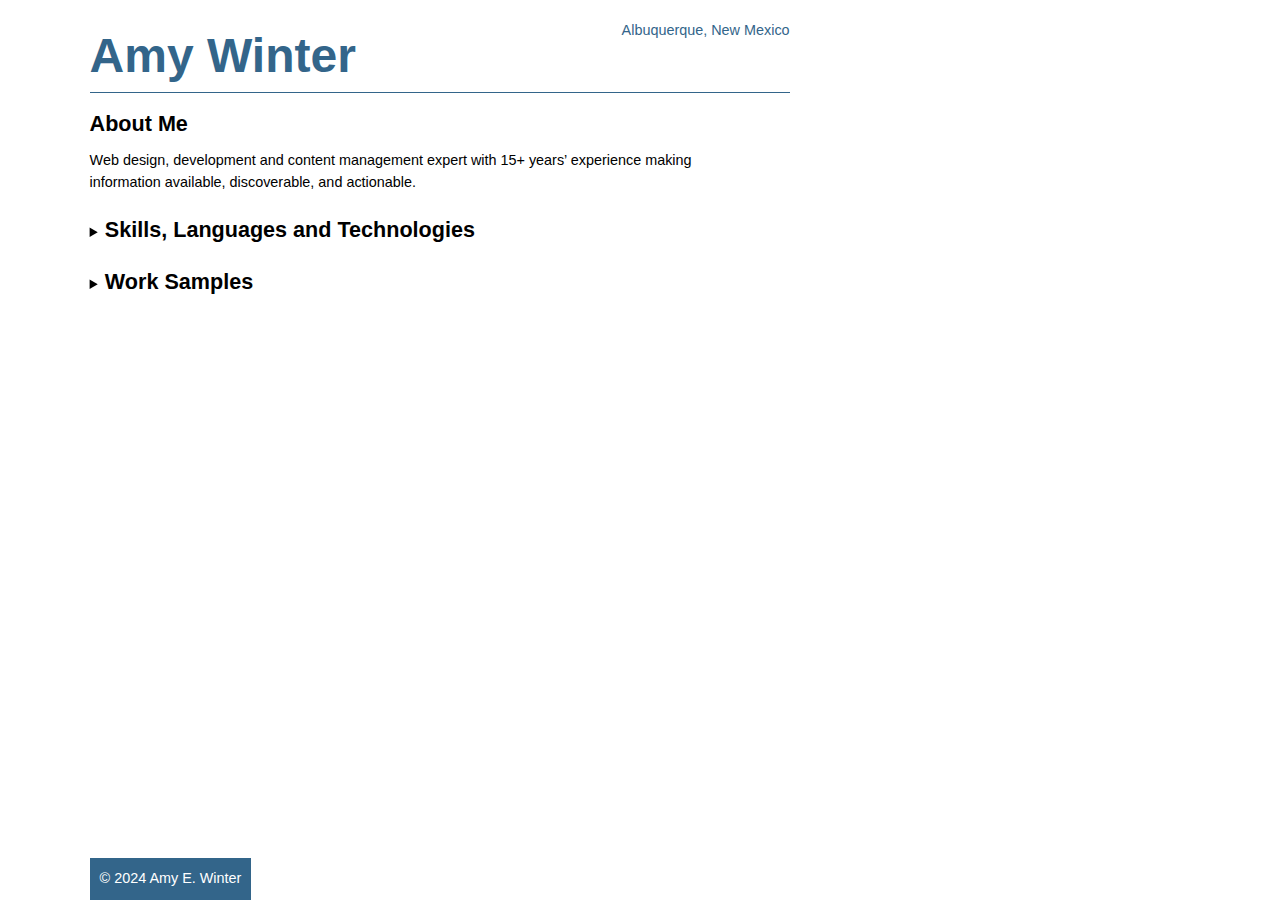
<file: index.html>
<html>
  <head>
    <style>
      /* CSS Resets */
      /* 1. Use a more-intuitive box-sizing model. */
      *,
      *::before,
      *::after {
        box-sizing: border-box;
      }
      /* 2. Remove default margin */
      * {
        margin: 0;
      }
      /* Typographic tweaks! 3. Add accessible line-height 4. Improve text rendering */
      body {
        line-height: 1.5;
        -webkit-font-smoothing: antialiased;
      }
      /* 5. Improve media defaults */
      img,
      picture,
      video,
      canvas,
      svg {
        display: block;
        max-width: 100%;
      }
      /* 6. Remove built-in form typography styles */
      input,
      button,
      textarea,
      select {
        font: inherit;
      }
      /* 7. Avoid text overflows */
      p,
      h1,
      h2,
      h3,
      h4,
      h5,
      h6 {
        overflow-wrap: break-word;
      }
      /* 8. Create a root stacking context */
      #root,
      #__next {
        isolation: isolate;
      }

/* End Resets */
      
      body {
        font-family: apple-system, BlinkMacSystemFont, "Segoe UI", Roboto,
          Oxygen-Sans, Ubuntu, Cantarell, "Helvetica Neue", sans-serif;
      }

      main {
        max-width: 700px;
        margin: 20px 7%;
        font-size: 0.9rem;
      }

      header {
        color: #33658a;
        font-size: 1.5rem;
        display: flex;
        justify-content: space-between;
        border-bottom: solid 1px #33658a;
        margin-bottom: 15px;
      }

      section {
        margin-bottom: 20px;
      }

      a {
        color: #33658a;
        text-decoration: underline;
      }

      h1,
      h2,
      h3,
      h4,
      h5 {
        text-wrap: balance;
      }

      h2 {
      /*  margin-top: 20px;*/
        margin-bottom: 10px;
      }

      p,
      li,
      figcaption {
        text-wrap: pretty;
        max-width: 80ch;
      }

      p,
      ul {
        margin: 20px inherit;
      }

      ul {
        list-style-type: square; 
        padding-top: 10px; }

      #skills {
        columns: 2;
      }

      footer {
        color: white;
        background-color:#33658a;
        padding: 10px;
        position: absolute;
        bottom: 0;
        margin-top: 100px;
      }

      details summary { 
  cursor: pointer;
}

details summary > * {
  display: inline;
}
    </style>
  </head>
  <body>
    <main>
      <header>
        <h1>Amy Winter</h1>
        <p style="font-size: 60%">
          Albuquerque, New Mexico
        </p>
      </header>
      <section>
        <h2>About Me</h2>
        <p>
          Web design, development and content management expert with 15+ years’
          experience making information available, discoverable, and actionable.
        </p>
      </section>
      <section>
        <details>
          <summary><h2>Skills, Languages and Technologies</h2></summary>
          <ul id="skills">
            <li>HTML/CSS</li>
            <li>JavaScript</li>
            <li>Python</li>
            <li>PHP</li>
            <li>XML</li>
            <li>SQL</li>
            <li>SharePoint</li>
            <li>Drupal</li>
            <li>WordPress</li>
            <li>Cascade</li>
            <li>Git</li>
            <li>Linux</li>
            <li>Google Analytics</li>
            <li>Microsoft Office Suite</li>
            <li>Adobe Creative Suite</li>
            <li>Information Architecture</li>
            <li>User Experience Design</li>
            <li>Content Creation & Management</li>
            <li>Web Analytics & Performance Optimization</li>
            <li>Stakeholder Communication & Management</li>
          </ul>
        </details>
      </section>
      <section><details>
       <summary> <h2>Work Samples</h2></summary>
        <ul>
          <!-- <li><a href="https://amyewinter.github.io/components-plain.html">Web Component Redesign</a></li> 
          <li>Strategic Web Content Plan</li> -->
          <li>Senator Udall Archive: <a href="https://udall.unm.edu/issues" target="_blank">Issues</a> and <a href="https://udall.unm.edu/achievements" target="_blank">Achievements</a> pages (Design and layout in Drupal)</li>
          <li><a href="https://www.linkedin.com/pulse/creating-search-feature-views-exposed-filters-drupal-9-winter-mpa/?trackingId=D66hCUIOTSaBDAhhJ9cPjQ%3D%3D" target="_blank">Creating a Search Feature in Drupal</a> with <a href="https://udall.unm.edu/press-releases" target="_blank">working version</a></li>
          <li><a
            href="https://amyewinter.github.io/dspace-digitalcommons.html" target="_blank"
            >Exporting Metadata and Content from DSpace</a
          > (technical writing sample)</li>
          <li><a href="https://libomeka.unm.edu/exhibits/show/aysp/biographies/mpw" target="_blank">Marie Pope Wallis</a> and <a href="https://libomeka.unm.edu/exhibits/show/aysp/biographies/lhc" target="_blank">Louise Holland Coe</a> (expository/narrative writing samples)</li>
        </ul>
<p>&nbsp;</p> </details>
      </section>
      <footer>&copy; 2024 Amy E. Winter</footer>
    </main>
  </body>
</html>
</file>
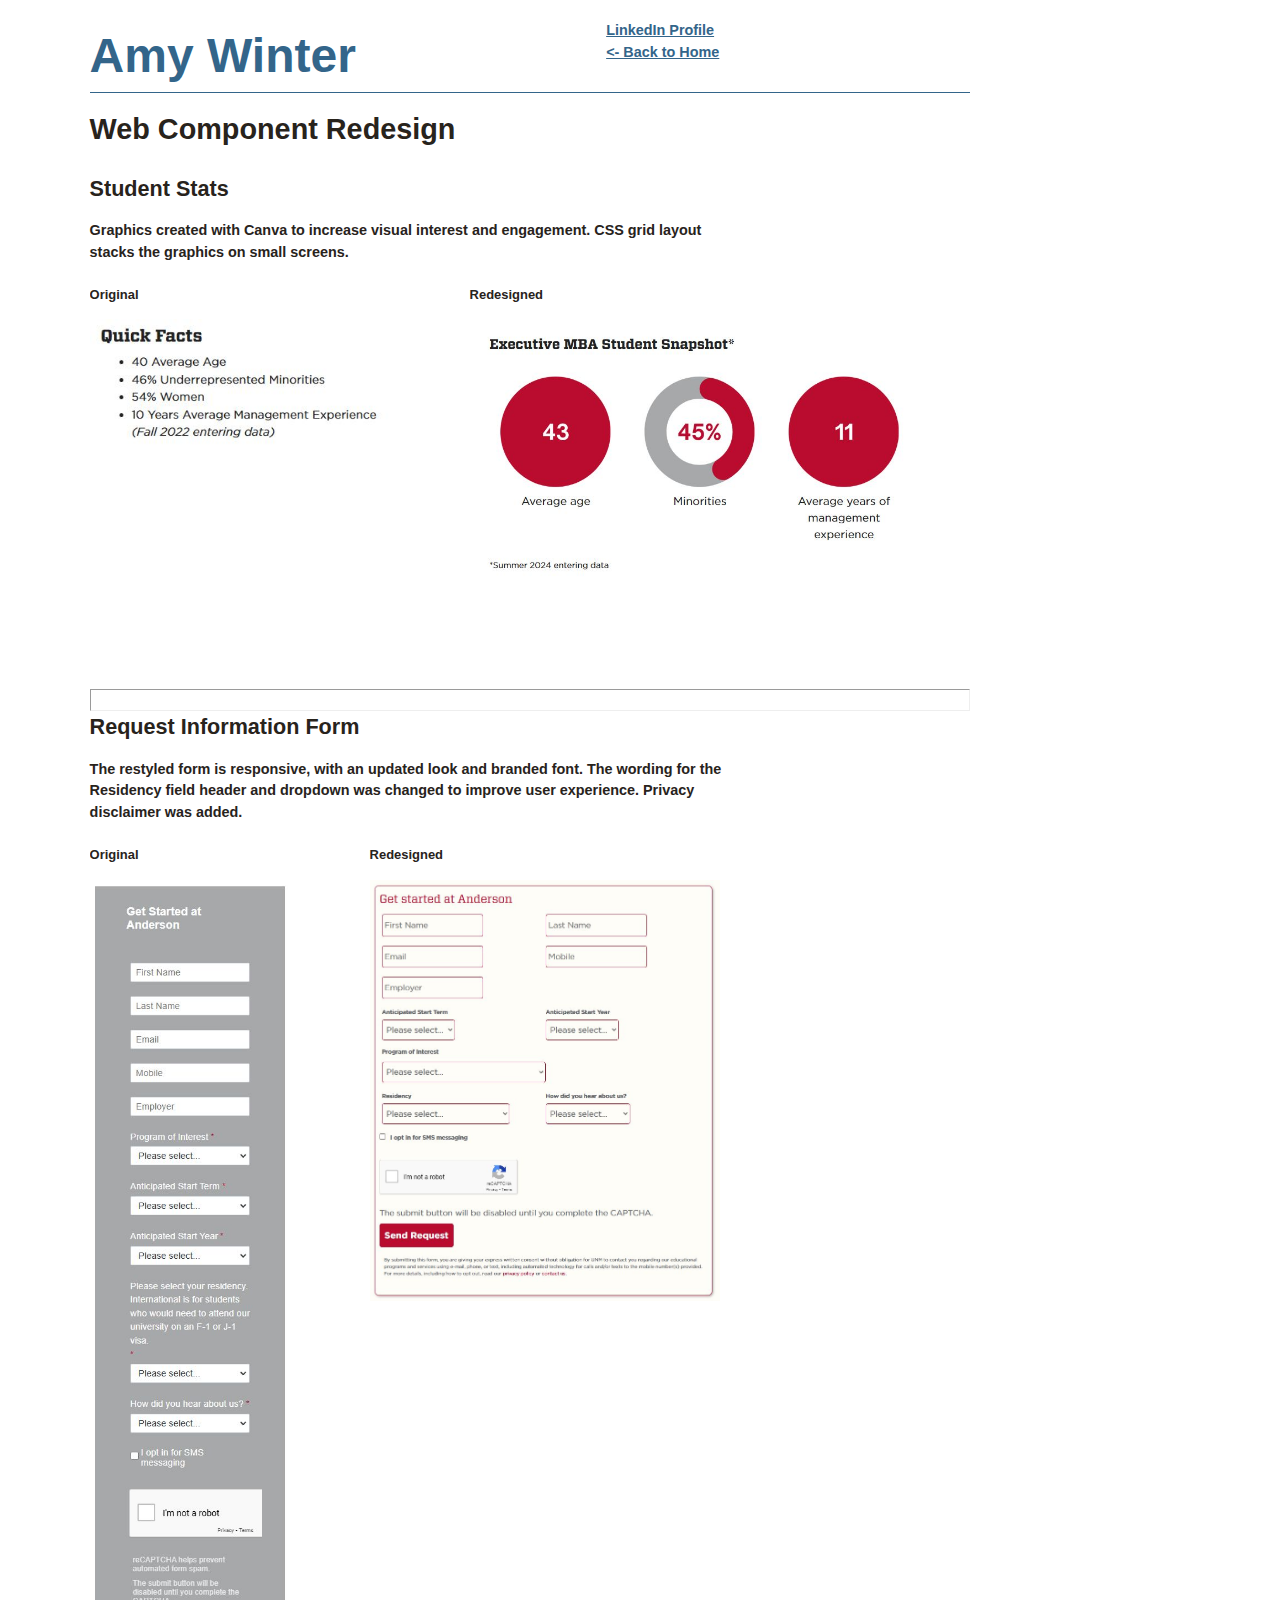
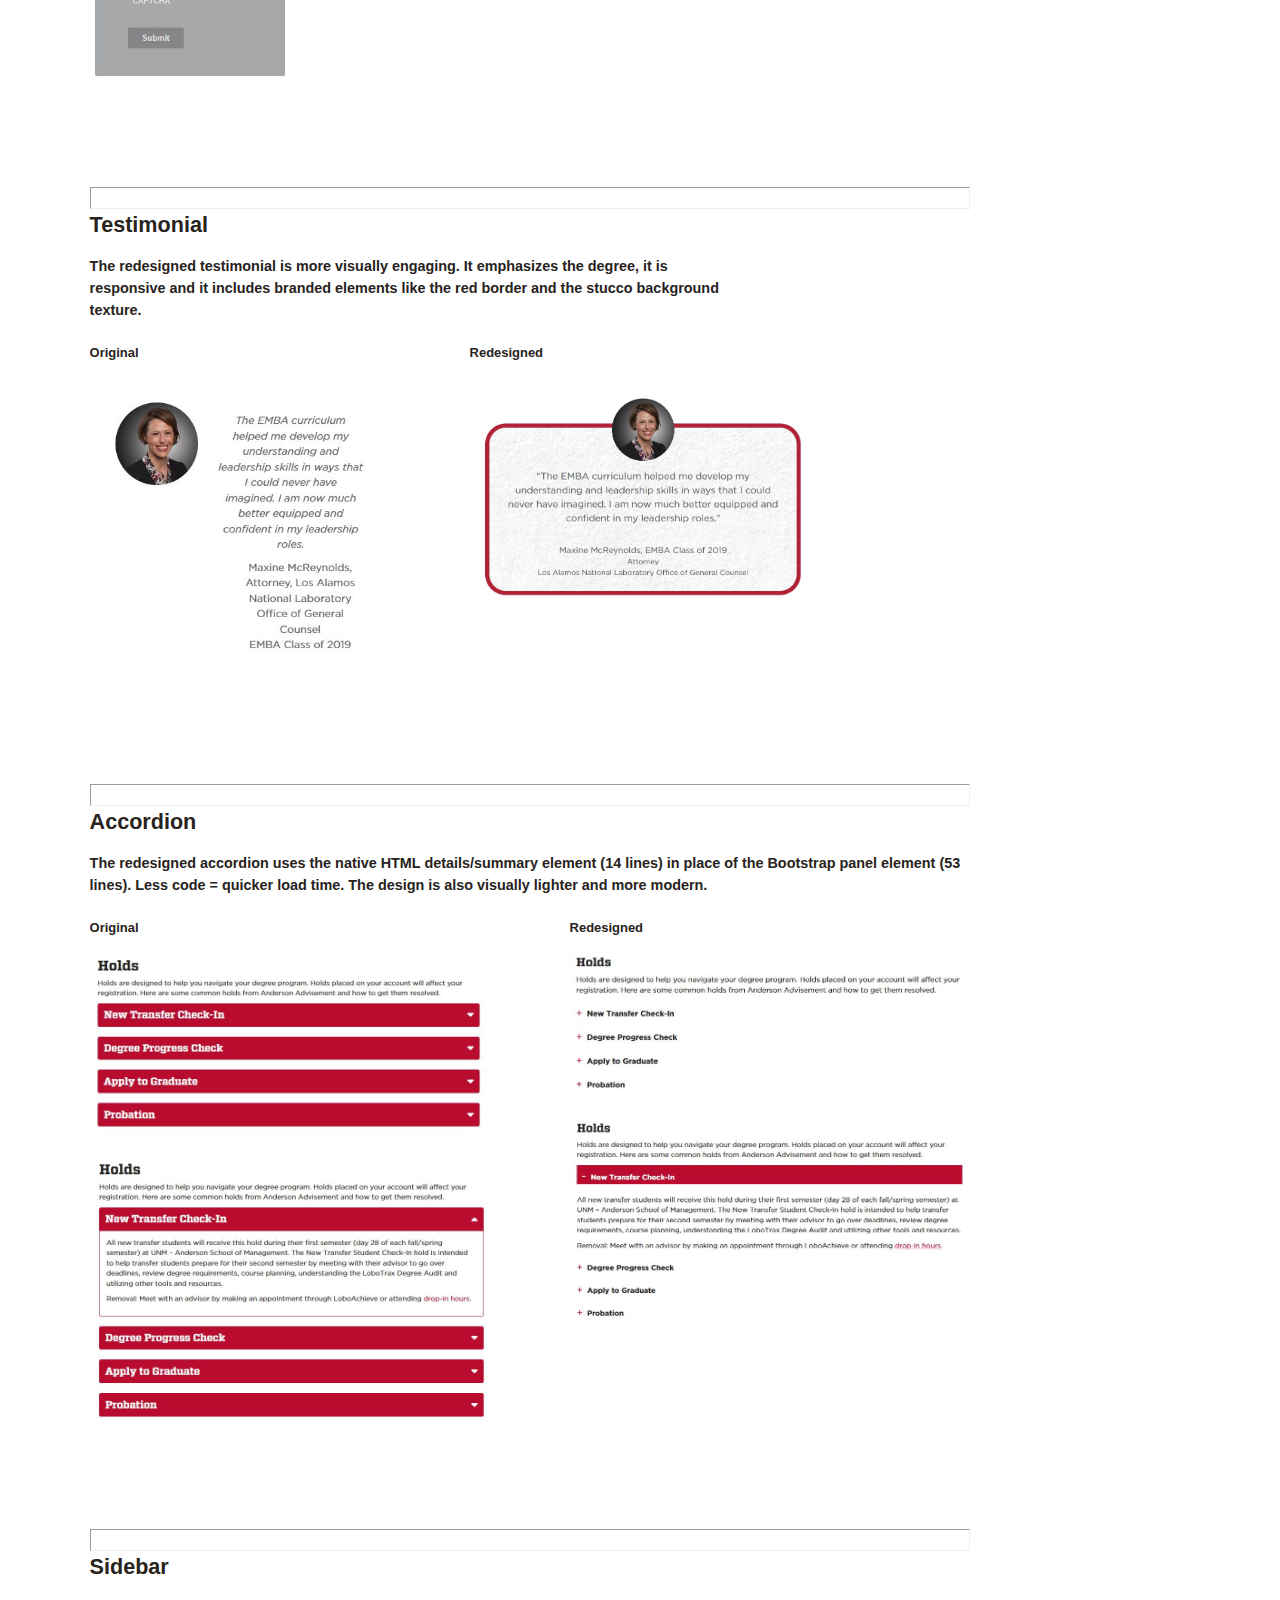
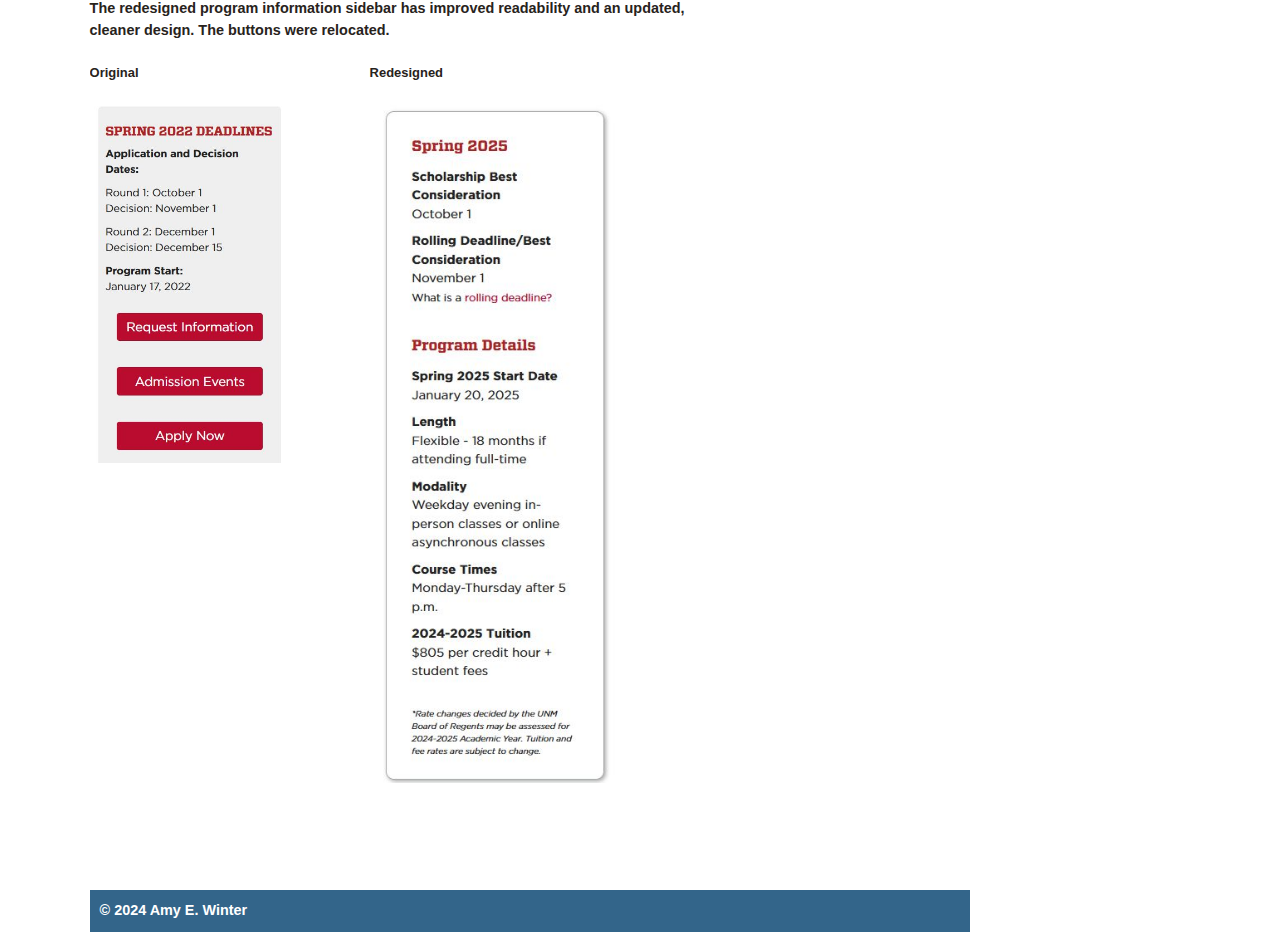
<file: components-plain.html>
<!DOCTYPE html>
<html>
  <head>
    <meta name="viewport" content="width=device-width, initial-scale=1" />
    <style>
      /* General Styles */
      /* 1. Use a more-intuitive box-sizing model. */
      *,
      *::before,
      *::after {
        box-sizing: border-box;
      }
      /* 2. Remove default margin */
      * {
        margin: 0;
      }
      /* Typographic tweaks! 3. Add accessible line-height 4. Improve text rendering */
      body {
        line-height: 1.5;
        -webkit-font-smoothing: antialiased;
      }
      /* 5. Improve media defaults */
      img,
      picture,
      video,
      canvas,
      svg {
       /* display: block;*/
        max-width: 100%;
      }
      /* 6. Remove built-in form typography styles */
      input,
      button,
      textarea,
      select {
        font: inherit;
      }
      /* 7. Avoid text overflows */
      p,
      h1,
      h2,
      h3,
      h4,
      h5,
      h6 {
        overflow-wrap: break-word;
      }
      /* 8. Create a root stacking context */
      #root,
      #__next {
        isolation: isolate;
      }

      html {
        font-size: 1rem;
        line-height: 1.4;
      }

      body {
        font-family: apple-system, BlinkMacSystemFont, "Segoe UI", Roboto,
          Oxygen-Sans, Ubuntu, Cantarell, "Helvetica Neue", sans-serif;
        font-weight: 600;
        background: white;
        color: #28231C;
      }

      main {
        display: grid;
        grid-template-areas: "header" "title" "buttons" "content" "footer"; 
        max-width: 850px;
        margin: 20px 7%;
        font-size: 0.9rem;
      }

      header {
        grid-area: header;
        color: #33658a;
        font-size: 1.5rem;
        display: flex;
        justify-content: space-between;
        border-bottom: solid 1px #33658a;
        margin-bottom: 15px;
      }

      #title {
        grid-area: title;
      }

      a {
        color: #33658a;
        text-decoration: underline;
      }

      p {
        max-width: 80ch;
      }


      i {
        padding-right: 0.3em;
      }

      /* Modal Styles */
       

        h2,
        h3 {
          margin: 0 0 15px;
          color: #28231C;
        }
          
      h2 {
        font-size: 150%;
      }

      h3 {
        font-size: 90%;
      }


      .modal-content {
        display: flex;
        gap: 80px;
        overflow: auto;
        align-items: flex-start;
        padding-bottom: 100px;
      }

      .modal-content p {
        font-size: 75%;
        color: #28231C;
      }

      hr {
        padding-bottom: 20px;
      }

      footer {
        grid-area: footer;
        color: white;
        background-color:#33658a;
        padding: 10px;
        /*
        position: absolute;
        bottom: 0; 8?
        margin-top: 100px; */
      }
    </style>
  </head>
  <body>
    <main>
      <header>
      <h1>Amy Winter</h1>
        <div style="font-size: 60%"><p>
        <a href="https://linkedin.com/in/amyewinter" target="_blank"
          >LinkedIn Profile</a
        > <p><a href="https://amyewinter.github.io/"><- Back to Home</a></p></div>
      
        
      </p>
    </header>
      <div id="title">
      <h1>Web Component Redesign</h1></div>
      <p>&nbsp;</p>
      <!--  modal 1 -->
          <div>
          <!-- modal title -->
          <h2>Student Stats</h2>
          <p>
            Graphics created with Canva to increase visual interest and
            engagement. CSS grid layout stacks the graphics on small
            screens.
          </p>
          <br />
          <div class="modal-content">
            <div>
              <h3>Original</h3>
              <img src="./images/snapshot-old.jpg" style="max-width: 300px" />
            </div>
            <div>
              <h3>Redesigned</h3>
              <img src="./images/snapshot-new.jpg" style="max-width: 450px" />
 
            </div>             
          </div></div>
      <!-- end modal 1 -->

      <!-- modal 2 -->
      <hr/>
        <div>
          <!-- modal title -->
          <h2>Request Information Form</h2>              <p>
            The restyled form is responsive, with an updated look and branded
            font. The wording for the Residency field header and dropdown
            was changed to improve user experience. Privacy disclaimer was
            added.
          </p>
          <br />
          <div class="modal-content">
            <div>
              <h3>Original</h3>
              <img src="./images/rfi-form-old.jpg" style="max-width: 200px" />
            </div>
            <div>
              <h3>Redesigned</h3>
              <img src="./images/rfi-form-new.jpg" style="max-width: 350px" />

            </div>
          </div>

      <!-- end modal 2 -->

      <!-- modal 3 -->
 <hr>
        <div>
          <!-- modal title -->
          <h2>Testimonial</h2>
          <p>
            The redesigned testimonial is more visually engaging. It
            emphasizes the degree, it is responsive and it includes branded
            elements like the red border and the stucco background texture.
          </p>
          <br />
          <div class="modal-content">
            <div>
              <h3>Original</h3>
              <img
                src="./images/mcreynolds-testimonial-old.jpg"
                style="max-width: 300px"
              />
            </div>
            <div>
              <h3>Redesigned</h3>
              <img
                src="./images/mcreynolds-testimonial-new.jpg"
                style="max-width: 350px"
              />

            </div>
          </div>
      </div>
      <!-- end modal 3 -->

      <!-- modal 4 -->
<hr>
        <div>

          <!-- modal title -->
          <h2>Accordion</h2>                The redesigned accordion uses the native HTML details/summary element (14 lines) in place of the Bootstrap panel element (53 lines). Less code = quicker load time. The design is also visually lighter and more modern.
        </p>

          <br /><div class="modal-content">
            <div>
              <h3>Original</h3>
              <div>
              <img
                src="./images/holds-closed-old.jpg"
                style="max-width: 400px"
              /></div><p>&nbsp;</p><div>
               <img
                src="./images/holds-open-old.jpg"
                style="max-width: 400px"
              />
            </div></div>
            <div>
              <h3>Redesigned</h3>
             <div> <img
                src="./images/holds-closed-new.jpg"
                style="max-width: 400px"
              /></div><p>&nbsp;</p>
             <div> <img
                src="./images/holds-open-new.jpg"
                style="max-width: 400px"
              /></div>
              <p>

            </div>
          </div>
      <!-- end modal 4 -->

      <!-- modal 5 --> <hr>
        <div>

          <!-- modal title -->
          <h2>Sidebar</h2>               <p>
            The redesigned program information sidebar has improved readability and  an updated, cleaner design. The buttons were relocated.
          </p>

          <br /><div class="modal-content">
            <div>
              <h3>Original</h3>
              <img
                src="./images/info-box-old.jpg"
                style="max-width: 200px"
              />
            </div>
            <div>
              <h3>Redesigned</h3>
              <img
                src="./images/info-box-new.jpg"
                style="max-width: 250px"
              />

            </div>
          </div>
  
      <!-- end modal 5 -->
      <footer>&copy; 2024 Amy E. Winter</footer>
    </main>

  </body>
</html>
</file>
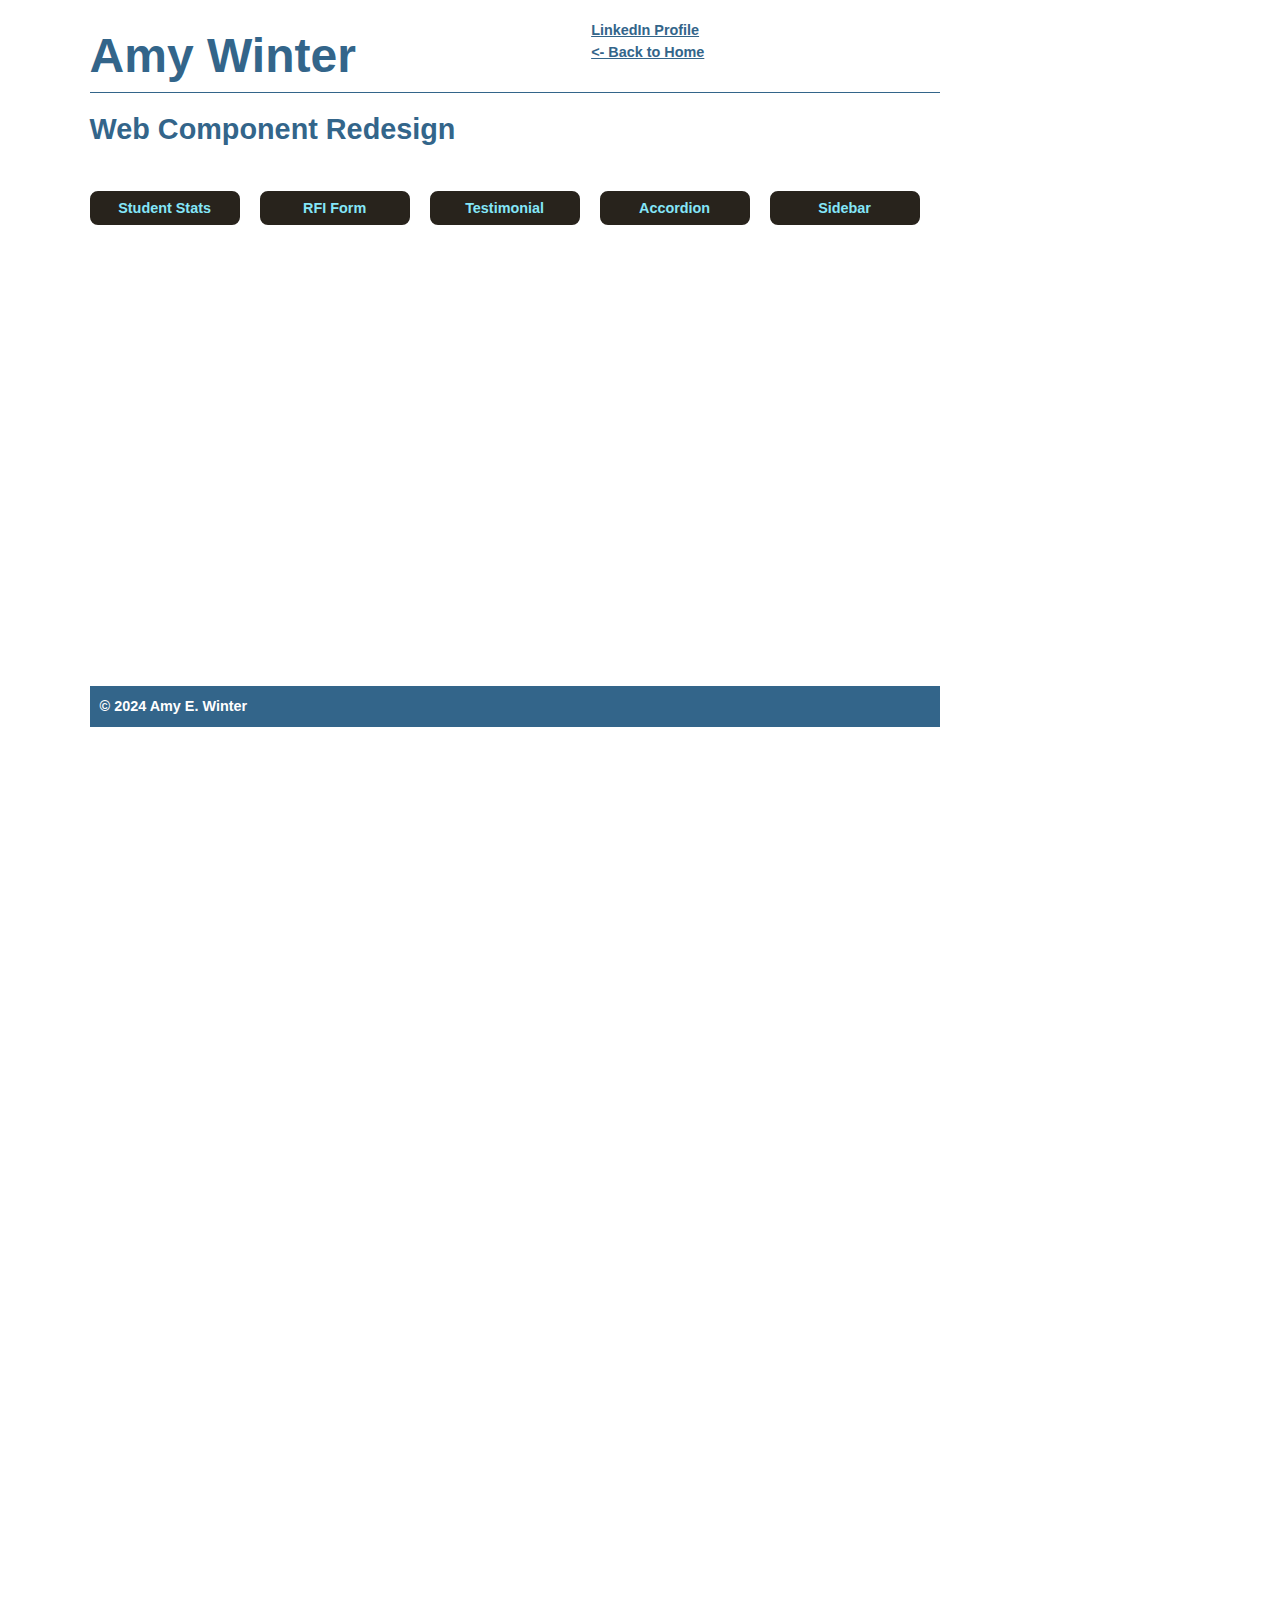
<file: components.html>
<!DOCTYPE html>
<html>
  <head>
    <meta name="viewport" content="width=device-width, initial-scale=1" />
    <style>
      /* General Styles */
      /* 1. Use a more-intuitive box-sizing model. */
      *,
      *::before,
      *::after {
        box-sizing: border-box;
      }
      /* 2. Remove default margin */
      * {
        margin: 0;
      }
      /* Typographic tweaks! 3. Add accessible line-height 4. Improve text rendering */
      body {
        line-height: 1.5;
        -webkit-font-smoothing: antialiased;
      }
      /* 5. Improve media defaults */
      img,
      picture,
      video,
      canvas,
      svg {
        display: block;
        max-width: 100%;
      }
      /* 6. Remove built-in form typography styles */
      input,
      button,
      textarea,
      select {
        font: inherit;
      }
      /* 7. Avoid text overflows */
      p,
      h1,
      h2,
      h3,
      h4,
      h5,
      h6 {
        overflow-wrap: break-word;
      }
      /* 8. Create a root stacking context */
      #root,
      #__next {
        isolation: isolate;
      }

      html {
        font-size: 1rem;
        line-height: 1.4;
      }

      body {
        font-family: apple-system, BlinkMacSystemFont, "Segoe UI", Roboto,
          Oxygen-Sans, Ubuntu, Cantarell, "Helvetica Neue", sans-serif;
        font-weight: 600;
        background: white;
        color: #33658a;
      }

      main {
        display: grid;
        grid-template-areas: "header" "title" "buttons" "content" "footer"; 
        max-width: 850px;
        margin: 20px 7%;
        font-size: 0.9rem;
      }

      header {
        grid-area: header;
        color: #33658a;
        font-size: 1.5rem;
        display: flex;
        justify-content: space-between;
        border-bottom: solid 1px #33658a;
        margin-bottom: 15px;
      }

      #title {
        grid-area: title;
      }

      a {
        color: #33658a;
        text-decoration: underline;
      }

      p {
        max-width: 50ch;
      }

      .container {
        grid-area: buttons;
        margin-top: 40px;
        display: flex;
        flex-direction: row;
        gap: 20px;
        column-gap: 20px;
        flex-wrap: wrap;
        min-height: 50px;
      }

      .btn {
        display: inline-block;
        background-color: #28231c;
        color: #84e6f8;
        padding: .3em 25px;
        border: 2px solid #28231c;
        border-radius: 0.5rem;
        text-align: center;
        text-decoration: none;
        width: 150px;

        &:hover {
          color: white;
        }
      }

      i {
        padding-right: 0.3em;
      }

      /* Modal Styles */

      .modal-window {
         position: relative;
        /*top: 30%;
        right: 0;
        bottom: 2%;
        left: 1%; */
        color: #28231c;
        z-index: 999;
        visibility: hidden;
        opacity: 0;
        pointer-events: none;
        transition: all 0.3s;
        &:target {
          visibility: visible;
          opacity: 1;
          pointer-events: auto;
          /*overflow: auto;*/
        }
        & > div {
          grid-area: content;
          max-width: fit-content;
          /*
          position: absolute;
          top: 35%;
          left: 50%; */
          transform: translate(-50%, -50%);
          padding: 2em;
          background: white;
          border: 2px solid #28231c;
          border-radius: 0.5rem;
        }

        h2,
        h3 {
          margin: 0 0 15px;
          color: #33658a;
        }
      }

      
      h2 {
        font-size: 150%;
      }

      h3 {
        font-size: 90%;
      }

      .modal-close {
        color: #28231c;
        line-height: 30px;
        font-size: 80%;
        position: absolute;
        right: 0;
        text-align: center;
        top: 0;
        width: 70px;
        text-decoration: underline;
        &:hover {
          color: #ba0c2f;
        }

        .modal-window {
          & > div {
            border-radius: 1rem;
          }
        }

        .modal-window div:not(:last-of-type) {
          margin-bottom: 15px;
        }
      }

      .modal-content {
        display: flex;
        gap: 50px;
        overflow: auto;
        align-items: flex-start;
      }

      .modal-content p {
        font-size: 70%;
        color: #33658a;
      }

      footer {
        grid-area: footer;
        color: white;
        background-color:#33658a;
        padding: 10px;
        /*
        position: absolute;
        bottom: 0; 8?
        margin-top: 100px; */
      }
    </style>
  </head>
  <body>
    <main>
      <header>
      <h1>Amy Winter</h1>
        <div style="font-size: 60%"><p>
        <a href="https://linkedin.com/in/amyewinter" target="_blank"
          >LinkedIn Profile</a
        > <p><a href="https://amyewinter.github.io/"><- Back to Home</a></p></div>
      
        
      </p>
    </header>
      <div id="title">
      <h1>Web Component Redesign</h1></div>

      <div class="container">
        <!-- START BUTTONS -->
        <div class="interior">
          <!-- button -->
          <a class="btn" href="#open-modal1">Student Stats</a>
        </div>
        <!-- end button  -->

        <div class="interior">
          <!-- button -->
          <a class="btn" href="#open-modal2">RFI Form</a>
        </div>
        <!-- end button -->

        <div class="interior">
          <!-- button -->
          <a class="btn" href="#open-modal3">Testimonial</a>
        </div>
        <!-- end button -->

        <div class="interior">
          <!-- button -->
          <a class="btn" href="#open-modal4">Accordion</a>
        </div>
        <div class="interior">
          <!-- button -->
          <a class="btn" href="#open-modal5">Sidebar</a>
        </div>
        <!-- end button  -->
      </div>
      <!-- END BUTTONS -->

      <!-- START MODAL WINDOWS -->

      <!--  modal 1 -->
      <div id="open-modal1" class="modal-window">
        <div>
          <a href="#" title="Close" class="modal-close">X Close</a>
          <!-- modal title -->
          <h2>Student Snapshot</h2>
          <br />
          <div class="modal-content">
            <div>
              <h3>Original</h3>
              <img src="./images/snapshot-old.jpg" style="max-width: 250px" />
            </div>
            <div>
              <h3>Redesigned</h3>
              <img src="./images/snapshot-new.jpg" style="max-width: 400px" />
              <p>
                Graphics created with Canva to increase visual interest and
                engagement. CSS grid layout stacks the graphics on small
                screens.
              </p>
            </div>
          </div>
        </div>
      </div>
      <!-- end modal 1 -->

      <!-- modal 2 -->
      <div id="open-modal2" class="modal-window">
        <div>
          <a href="#" title="Close" class="modal-close">X Close</a>
          <!-- modal title -->
          <h2>Request Information Form</h2>
          <br />
          <div class="modal-content">
            <div>
              <h3>Original</h3>
              <img src="./images/rfi-form-old.jpg" style="max-width: 120px" />
            </div>
            <div>
              <h3>Redesigned</h3>
              <img src="./images/rfi-form-new.jpg" style="max-width: 250px" />
              <p>
                The restyled form is responsive, with an updated look and branded
                font. The wording for the Residency field header and dropdown
                was changed to improve user experience. Privacy disclaimer was
                added.
              </p>
            </div>
          </div>
        </div>
      </div>
      <!-- end modal 2 -->

      <!-- modal 3 -->
      <div id="open-modal3" class="modal-window">
        <div>
          <a href="#" title="Close" class="modal-close">X Close</a>
          <!-- modal title -->
          <h2>Testimonial</h2>
          <br />
          <div class="modal-content">
            <div>
              <h3>Original</h3>
              <img
                src="./images/mcreynolds-testimonial-old.jpg"
                style="max-width: 200px"
              />
            </div>
            <div>
              <h3>Redesigned</h3>
              <img
                src="./images/mcreynolds-testimonial-new.jpg"
                style="max-width: 250px"
              />
              <p>
                The redesigned testimonial is more visually engaging. It
                emphasizes the degree, it is responsive and it includes branded
                elements like the red border and the stucco background texture.
              </p>
            </div>
          </div>
        </div>
      </div>
      <!-- end modal 3 -->

      <!-- modal 4 -->
      <div id="open-modal4" class="modal-window">
        <div>
          <a href="#" title="Close" class="modal-close">X Close</a>
          <!-- modal title -->
          <h2>Accordion</h2>

          <br />
          <div>Modal 4</div>
          <br />
        </div>
      </div>
      <!-- end modal 4 -->

      <!-- modal 5 -->
      <div id="open-modal5" class="modal-window">
        <div>
          <a href="#" title="Close" class="modal-close">X Close</a>
          <!-- modal title -->
          <h2>Sidebar</h2>

          <br />
          <div>Modal 5</div>
          <br />
        </div>
      </div>
      <!-- end modal 5 -->
      <footer>&copy; 2024 Amy E. Winter</footer>
    </main>

  </body>
</html>
</file>
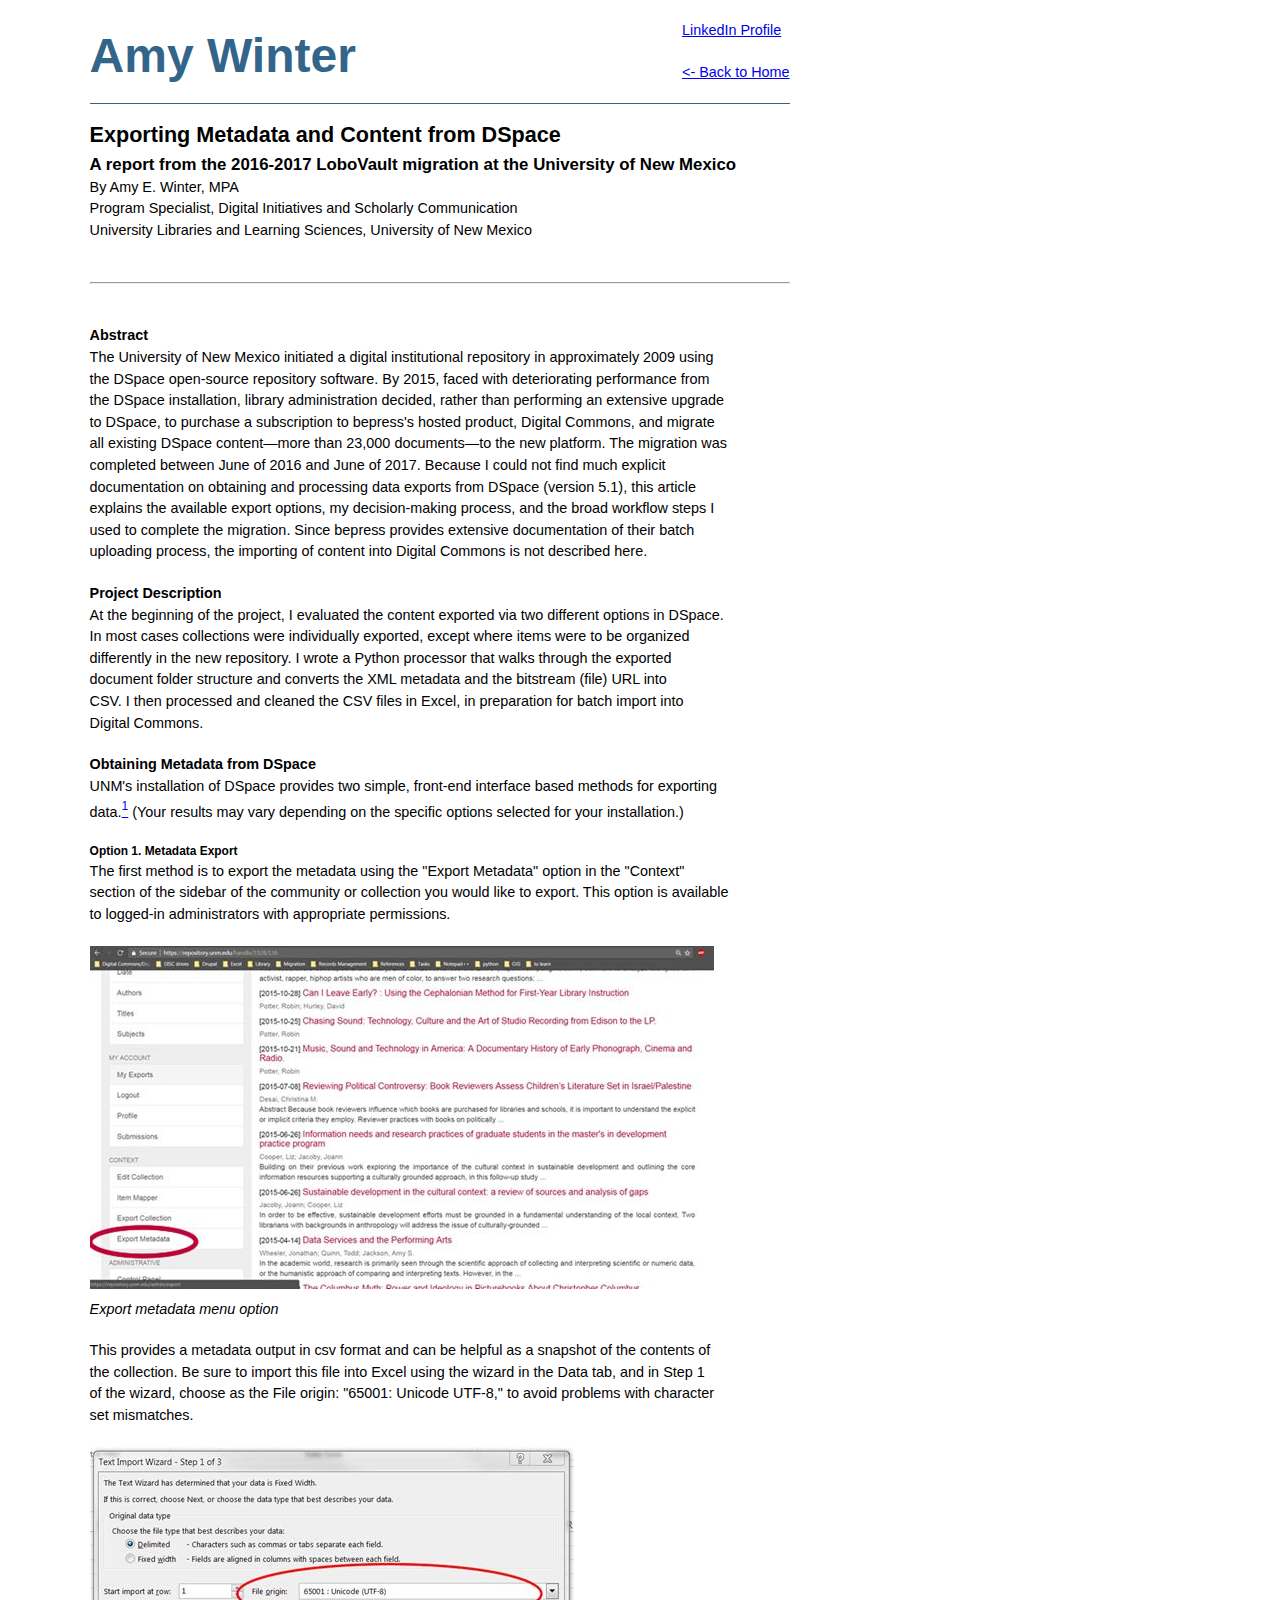
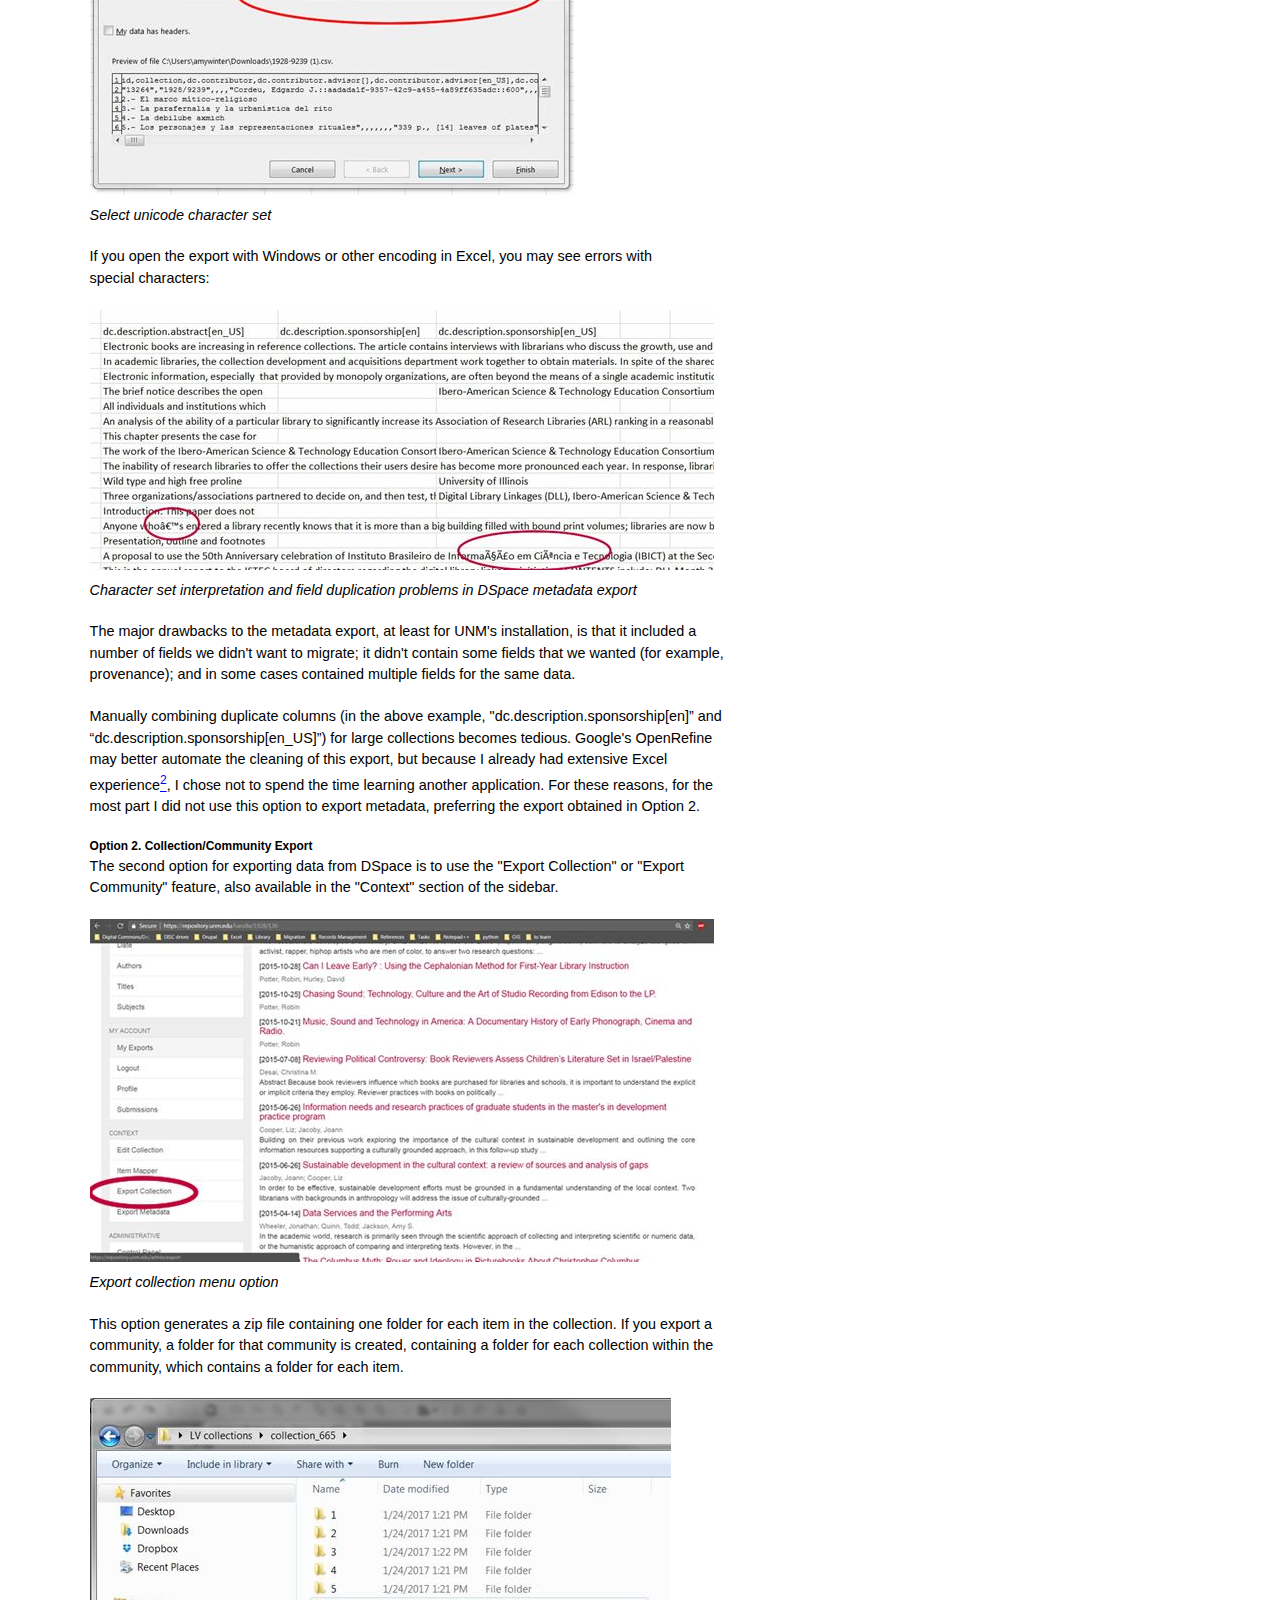
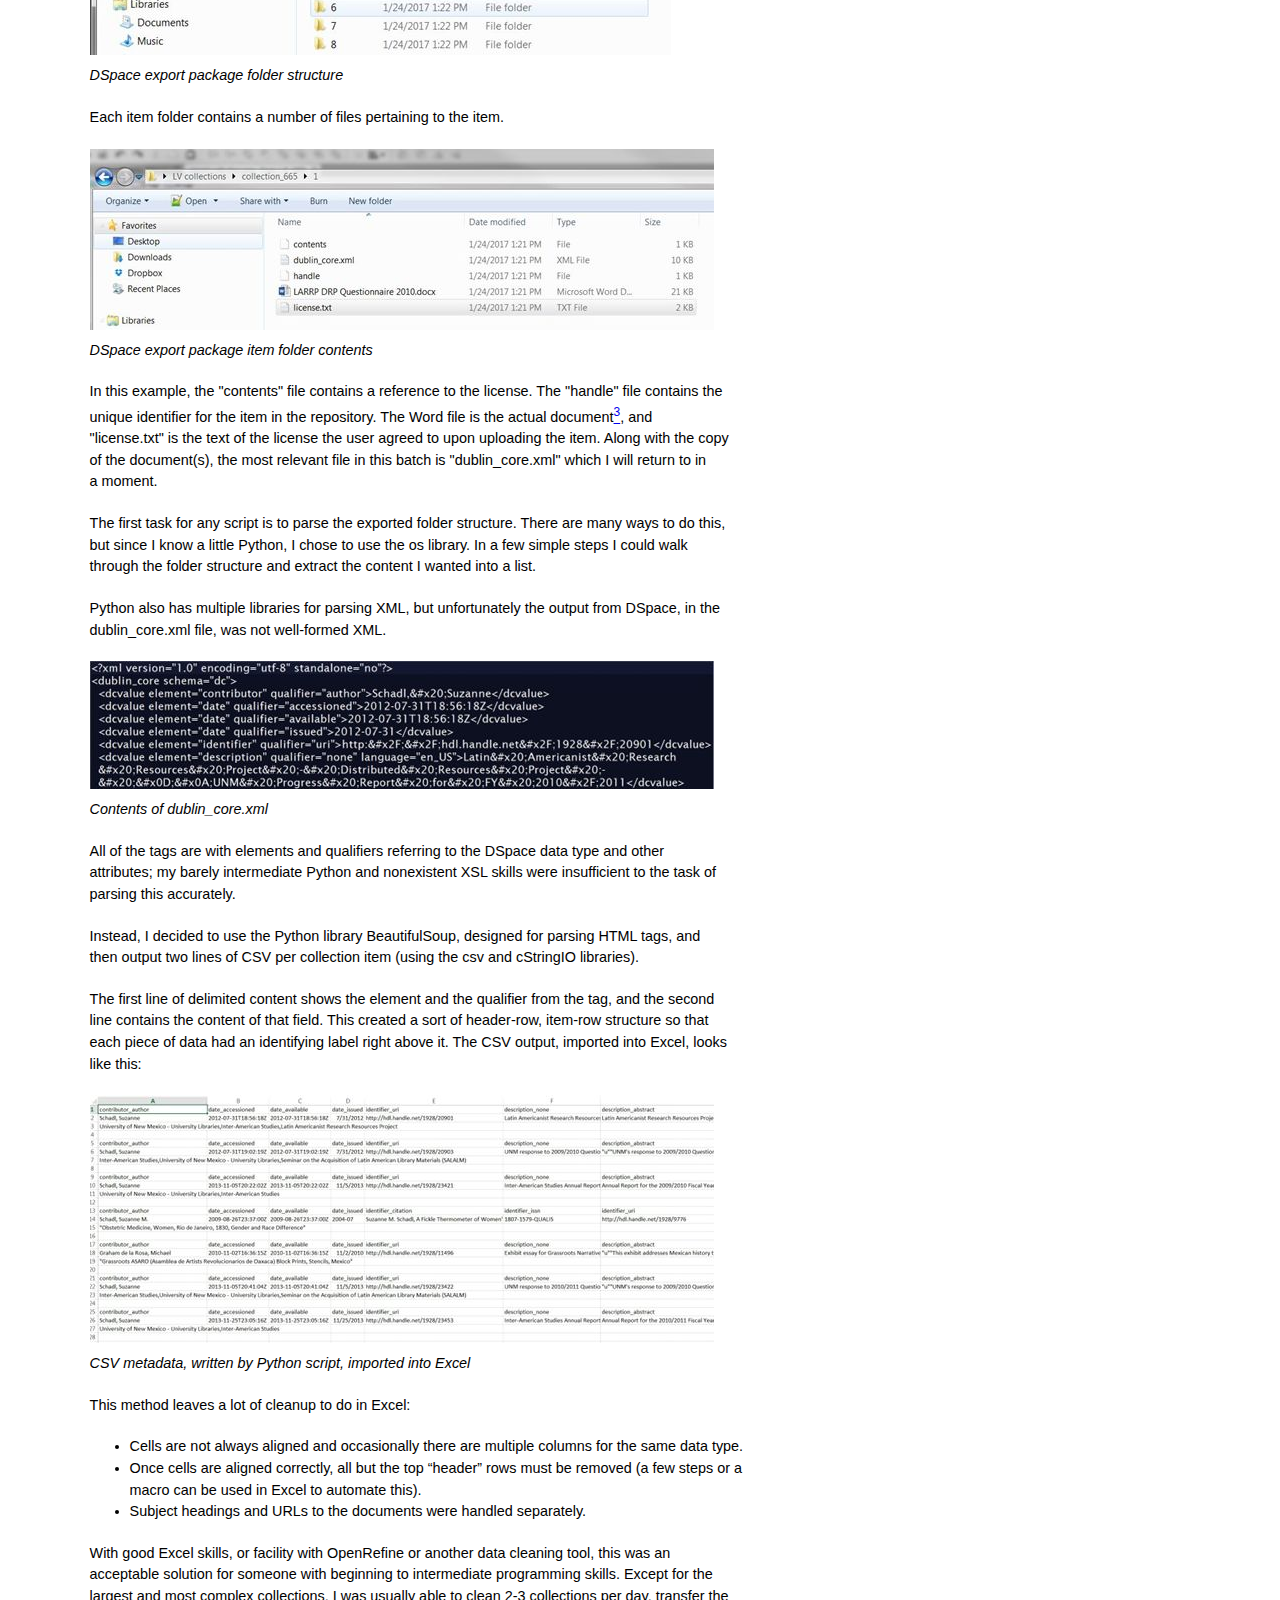
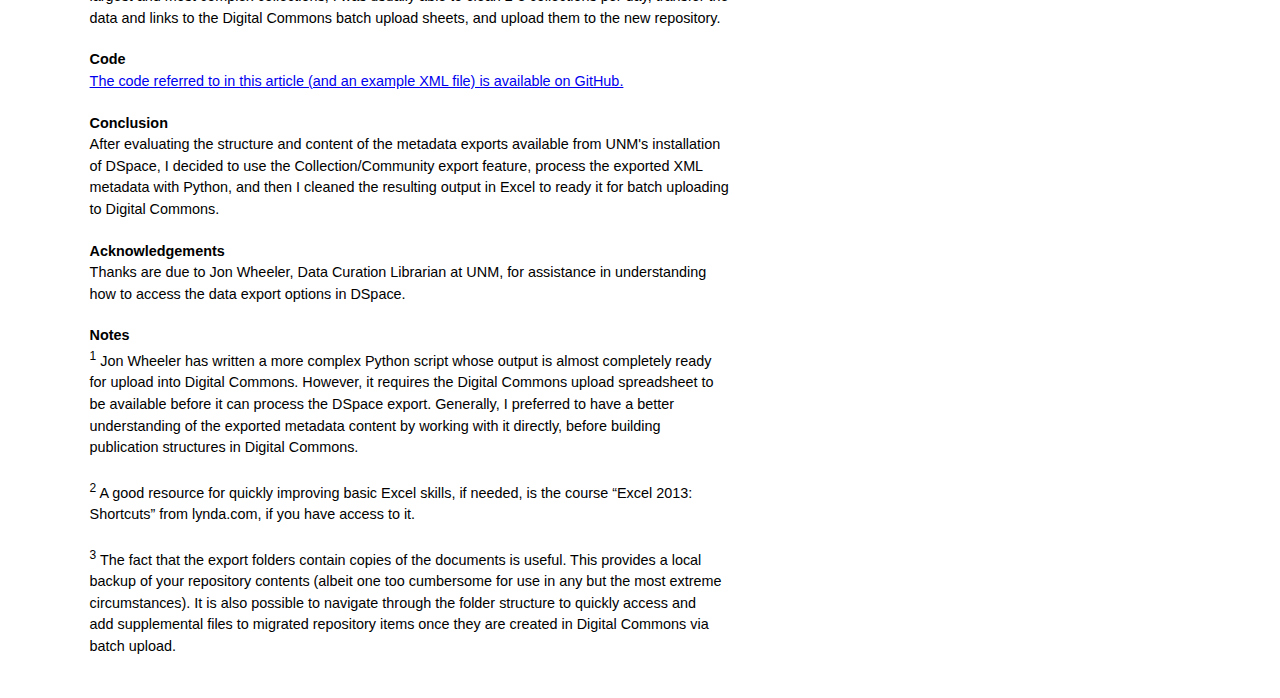
<file: dspace-digitalcommons.html>
<!DOCTYPE html>
<html>

<head>
    <meta name="viewport" content="width=device-width, initial-scale=1" />
    <style>
        /* 1. Use a more-intuitive box-sizing model. */
        *,
        *::before,
        *::after {
            box-sizing: border-box;
        }

        /* 2. Remove default margin */
        * {
            margin: 0;
        }

        /* Typographic tweaks! 3. Add accessible line-height 4. Improve text rendering */
        body {
            line-height: 1.5;
            -webkit-font-smoothing: antialiased;
        }

        /* 5. Improve media defaults */
        img,
        picture,
        video,
        canvas,
        svg {
            display: block;
            max-width: 100%;
        }

        /* 6. Remove built-in form typography styles */
        input,
        button,
        textarea,
        select {
            font: inherit;
        }

        /* 7. Avoid text overflows */
        p,
        h1,
        h2,
        h3,
        h4,
        h5,
        h6 {
            overflow-wrap: break-word;
        }

        /* 8. Create a root stacking context */
        #root,
        #__next {
            isolation: isolate;
        }

        body {
            font-family: apple-system, BlinkMacSystemFont, "Segoe UI", Roboto,
                Oxygen-Sans, Ubuntu, Cantarell, "Helvetica Neue", sans-serif;
        }

        main {
            max-width: 700px;
            margin: 20px 7%;
            font-size: 0.9rem;
        }

        header {
            color: #33658a;
            font-size: 1.5rem;
            display: flex;
            justify-content: space-between;
            border-bottom: solid 1px #33658a;
            margin-bottom: 15px;
        }

        p,
        li,
        figcaption {
            text-wrap: pretty;
            max-width: 80ch;
        }

        p,
        ul {
            padding-bottom: 20px;
        }

        figcaption {
            font-style: italic;
            padding: 10px 0 20px 0;
        }
    </style>
</head>

<body>
    <main>
        <header>
            <h1>Amy Winter</h1>
                    <div style="font-size: 60%"><p>
        <a href="https://linkedin.com/in/amyewinter" target="_blank"
          >LinkedIn Profile</a
        > <p><a href="https://amyewinter.github.io/"><- Back to Home</a></p></div>
        </header>
        <h2>Exporting Metadata and Content from DSpace</h2>
        <h3>A report from the 2016-2017 LoboVault migration at the University of New Mexico</h3>

        <p>By Amy E. Winter, MPA<br/>
        Program Specialist, Digital Initiatives and Scholarly Communication<br/>
        University Libraries and Learning Sciences, University of New Mexico</p>
        <p>
            <hr />&nbsp;
        </p>

        <h4>Abstract</h4>
        <p>The University of New Mexico initiated a digital institutional repository in approximately 2009 using the
            DSpace open-source repository software. By 2015, faced with deteriorating performance from the DSpace
            installation, library administration decided, rather than performing an extensive upgrade to DSpace, to
            purchase a subscription to bepress's hosted product, Digital Commons, and migrate all existing DSpace
            content&mdash;more than 23,000 documents&mdash;to the new platform. The migration was completed between June
            of 2016 and June of 2017. Because I could not find much explicit documentation on obtaining and processing
            data exports from DSpace (version 5.1), this article explains the available export options, my
            decision-making process, and the broad workflow steps I used to complete the migration. Since bepress
            provides extensive documentation of their batch uploading process, the importing of content into Digital
            Commons is not described here.</p>

        <h4>Project Description</h4>
        <p>At the beginning of the project, I evaluated the content exported via two different options in DSpace. In
            most cases collections were individually exported, except where items were to be organized differently in
            the new repository. I wrote a Python processor that walks through the exported document folder structure and
            converts the XML metadata and the bitstream (file) URL into CSV. I then processed and cleaned the CSV files
            in Excel, in preparation for batch import into Digital Commons. </p>

        <h4>Obtaining Metadata from DSpace</h4>
        <p>UNM's installation of DSpace provides two simple, front-end interface based methods for exporting
            data.<a href="#f1"><sup>1</sup></a> (Your results may vary depending on the specific options selected for your installation.)
        </p>
        <h5>Option 1. Metadata Export</h5>
        <p>The first method is to export the metadata using the "Export Metadata" option in the "Context" section of the
            sidebar of the community or collection you would like to export. This option is available to logged-in
            administrators with appropriate permissions.</p>
        <figure>
            <img src="/images/ss-1.jpg" alt="">
            <figcaption>Export metadata menu option</figcaption>
        </figure>
        <p>This provides a metadata output in csv format and can be helpful as a snapshot of the contents of the
            collection. Be sure to import this file into Excel using the wizard in the Data tab, and in Step 1 of the
            wizard, choose as the File origin: "65001: Unicode UTF-8," to avoid problems with character set mismatches.
        </p>
        <figure>
            <img src="/images/ss-2.jpg" alt="">
            <figcaption>Select unicode character set</figcaption>
        </figure>

        <p>If you open the export with Windows or other encoding in Excel, you may see errors with special characters:
        </p>
        <figure>
            <img src="/images/ss-3.jpg" alt="">
            <figcaption>Character set interpretation and field duplication problems in DSpace metadata export
            </figcaption>
        </figure>

        <p>The major drawbacks to the metadata export, at least for UNM's installation, is that it included a number of
            fields we didn't want to migrate; it didn't contain some fields that we wanted (for example, provenance);
            and in some cases contained multiple fields for the same data.</p>

        <p>Manually combining duplicate columns (in the above example, "dc.description.sponsorship[en]” and
            “dc.description.sponsorship[en_US]”) for large collections becomes tedious. Google's OpenRefine may better
            automate the cleaning of this export, but because I already had extensive Excel experience<a href="#f2"><sup>2</sup></a>, I chose not to
            spend the time learning another application. For these reasons, for the most part I did not use this option
            to export metadata, preferring the export obtained in Option 2.</p>

        <h5>Option 2. Collection/Community Export</h5>
        <p>The second option for exporting data from DSpace is to use the "Export Collection" or "Export Community"
            feature, also available in the "Context" section of the sidebar.</p>

        <figure>
            <img src="/images/ss-4.jpg" alt="">
            <figcaption>Export collection menu option</figcaption>
        </figure>
        <p>This option generates a zip file containing one folder for each item in the collection. If you export a
            community, a folder for that community is created, containing a folder for each collection within the
            community, which contains a folder for each item.</p>
        <figure>
            <img src="/images/ss-5.jpg" alt="">
            <figcaption>DSpace export package folder structure</figcaption>
        </figure>
        <p>Each item folder contains a number of files pertaining to the item.</p>

        <figure>
            <img src="/images/ss-6.jpg" alt="">
            <figcaption>DSpace export package item folder contents</figcaption>
        </figure>
        <p>In this example, the "contents" file contains a reference to the license. The "handle" file contains the
            unique identifier for the item in the repository. The Word file is the actual document<a href="#f2"><sup>3</sup></a>, and "license.txt"
            is the text of the license the user agreed to upon uploading the item. Along with the copy of the
            document(s), the most relevant file in this batch is "dublin_core.xml" which I will return to in a moment.
        </p>
        <p>The first task for any script is to parse the exported folder structure. There are many ways to do this, but
            since I know a little Python, I chose to use the os library. In a few simple steps I could walk through the
            folder structure and extract the content I wanted into a list.</p>
        <p>Python also has multiple libraries for parsing XML, but unfortunately the output from DSpace, in the
            dublin_core.xml file, was not well-formed XML.</p>
        <figure>
            <img src="/images/ss-7.jpg" alt="">
            <figcaption>Contents of dublin_core.xml</figcaption>
        </figure>
        <p>All of the tags are <dcvalue> with elements and qualifiers referring to the DSpace data type and other
                attributes; my barely intermediate Python and nonexistent XSL skills were insufficient to the task of
                parsing this accurately. </p>
        <p>Instead, I decided to use the Python library BeautifulSoup, designed for parsing HTML tags, and then output
            two lines of CSV per collection item (using the csv and cStringIO libraries). </p>
        <p>The first line of delimited content shows the element and the qualifier from the <dcvalue> tag, and the
                second line contains the content of that field. This created a sort of header-row, item-row structure so
                that each piece of data had an identifying label right above it. The CSV output, imported into Excel,
                looks like this:</p>
        <figure>
            <img src="/images/ss-8.jpg" alt="">
            <figcaption>CSV metadata, written by Python script, imported into Excel</figcaption>
        </figure>
        <p>This method leaves a lot of cleanup to do in Excel:</p>
        <ul>
            <li>Cells are not always aligned and occasionally there are multiple columns for the same data type.</li>
            <li>Once cells are aligned correctly, all but the top “header” rows must be removed (a few steps or a macro can be used in Excel to automate this).</li>
            <li>Subject headings and URLs to the documents were handled separately.</li>
        </ul>
        <p>With good Excel skills, or facility with OpenRefine or another data cleaning tool, this was an acceptable solution for someone with beginning to intermediate programming skills.  Except for the largest and most complex collections, I was usually able to clean 2-3 collections per day, transfer the data and links to the Digital Commons batch upload sheets, and upload them to the new repository.</p>
        <h4>Code</h4>
        <p><a href="https://github.com/amyewinter/LV-scraper">The code referred to in this article (and an example XML file) is available on GitHub.</a>
            </p>
            <h4>Conclusion</h4>
            <p>After evaluating the structure and content of the metadata exports available from UNM's installation of DSpace, I decided to use the Collection/Community export feature, process the exported XML metadata with Python, and then I cleaned the resulting output in Excel to ready it for batch uploading to Digital Commons.</p>
            <h4>Acknowledgements</h4>
            <p>Thanks are due to Jon Wheeler, Data Curation Librarian at UNM, for assistance in understanding how to access the data export options in DSpace. </p>
            <h4>Notes</h4>
            <p><a id="f1"><sup>1</sup></a> Jon Wheeler has written a more complex Python script whose output is almost completely ready for upload into Digital Commons.  However, it requires the Digital Commons upload spreadsheet to be available before it can process the DSpace export.  Generally, I preferred to have a better understanding of the exported metadata content by working with it directly, before building publication structures in Digital Commons.</p>
            <p><a id="f2"><sup>2</sup></a> A good resource for quickly improving basic Excel skills, if needed, is the course “Excel 2013:  Shortcuts” from lynda.com, if you have access to it.</p>
            <p><a id="f3"><sup>3</sup></a> The fact that the export folders contain copies of the documents is useful.  This provides a local backup of your repository contents (albeit one too cumbersome for use in any but the most extreme circumstances).  It is also possible to navigate through the folder structure to quickly access and add supplemental files to migrated repository items once they are created in Digital Commons via batch upload.</p>

    </main>
</body>

</html>
</file>
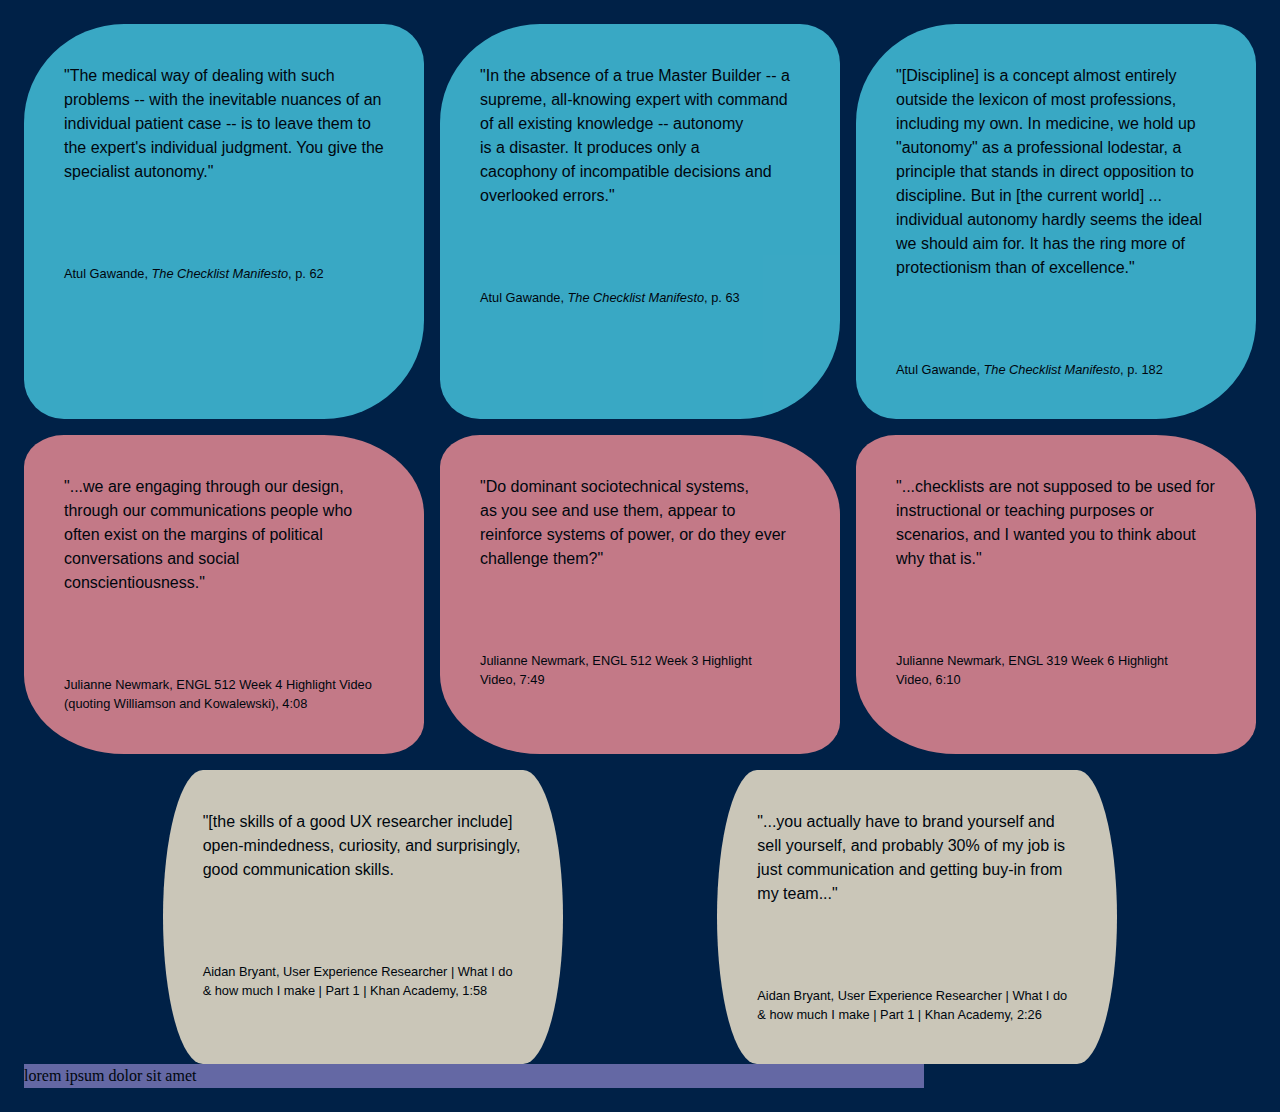
<file: ENGL-512-RVR-3.html>
<html>
  <head>
    <style>
      /* CSS Resets */
      /* 1. Use a more-intuitive box-sizing model. */
      *,
      *::before,
      *::after {
        box-sizing: border-box;
      }
      /* 2. Remove default margin */
      * {
        margin: 0;
      }
      /* Typographic tweaks! 3. Add accessible line-height 4. Improve text rendering */
      body {
        line-height: 1.5;
        -webkit-font-smoothing: antialiased;
      }
      /* 5. Improve media defaults */
      img,
      picture,
      video,
      canvas,
      svg {
        display: block;
        max-width: 100%;
      }
      /* 6. Remove built-in form typography styles */
      input,
      button,
      textarea,
      select {
        font: inherit;
      }
 /* 7. Avoid text overflows */
      p,
      h1,
      h2,
      h3,
      h4,
      h5,
      h6 {
        overflow-wrap: break-word;
      }
      /* 8. Create a root stacking context */
      #root,
      #__next {
        isolation: isolate;
      }

/* End Resets */

body {
background-color: #002147;
margin: 1.5rem;
}

section {
display: flex;
flex-wrap: wrap;
justify-content: space-evenly;
align-content: center;
gap: 1rem;
}

div {

max-width: 400px;
}

/* div:hover {
margin: 2rem;
opacity: 1;
} */

p {
  font-family: Tahoma, sans-serif;
  font-size: 1rem;
  padding: 2.5rem;
  text-wrap: pretty;
}

.small {
  font-size: 80%;
}

.gawande {
  background-color:#48CAE4; 
  opacity: 0.8;
  border-radius: 25% 10%;
}
      
.newmark {
  background-color:#F49097; 
  opacity: 0.8;
  border-radius: 10% 25%;
}

.bryant {
  background-color:#FDF0D5;
  opacity: 0.8;
border-radius: 10% / 50%;
}

      .winter {
        background-color:#7D7ABC; 
        opacity: 0.8;
        max-width: 900px;
      }


 </style>
  </head>
  <body>
    <main>
<section>
<div class="gawande"><p>"The medical way of dealing with such problems -- with the inevitable nuances of an individual patient case -- is to leave them to the expert's individual judgment. You give the specialist autonomy."</p><p class="small">Atul Gawande, <i>The Checklist Manifesto</i>, p. 62</p></div>
<div class="gawande"><p>"In the absence of a true Master Builder -- a supreme, all-knowing expert with command of all existing knowledge -- autonomy is a disaster. It produces only a cacophony of incompatible decisions and overlooked errors."</p><p class="small">Atul Gawande, <i>The Checklist Manifesto</i>, p. 63</p></div>
<div class="gawande"><p>"[Discipline] is a concept almost entirely outside the lexicon of most professions, including my own. In medicine, we hold up "autonomy" as a professional lodestar, a principle that stands in direct opposition to discipline. But in [the current world] ... individual autonomy hardly seems the ideal we should aim for. It has the ring more of protectionism than of excellence."</p><p class="small">Atul Gawande, <i>The Checklist Manifesto</i>, p. 182</p></div>
<div class="newmark"><p>"...we are engaging through our design, through our communications people who often exist on the margins of political conversations and social conscientiousness."</p><p class="small">Julianne Newmark, ENGL 512 Week 4 Highlight Video (quoting Williamson and Kowalewski), 4:08</p></div>  
  <div class="newmark"><p>"Do dominant sociotechnical systems, as you see and use them, appear to reinforce systems of power, or do they ever challenge them?"</p><p class="small">Julianne Newmark, ENGL 512 Week 3 Highlight Video, 7:49</p></div>
  <div class="newmark"><p>"...checklists are not supposed to be used for instructional or teaching purposes or scenarios, and I wanted you to think about why that is."</p><p class="small">Julianne Newmark, ENGL 319 Week 6 Highlight Video, 6:10</p></div>
  <div class="bryant"><p>"[the skills of a good UX researcher include] open-mindedness, curiosity, and surprisingly, good communication skills.</p><p class="small">Aidan Bryant, User Experience Researcher | What I do & how much I make | Part 1 | Khan Academy, 1:58</p></div>
    <div class="bryant"><p>"...you actually have to brand yourself and sell yourself, and probably 30% of my job is just communication and getting buy-in from my team..."</p><p class="small">Aidan Bryant, User Experience Researcher | What I do & how much I make | Part 1 | Khan Academy, 2:26</p></div>
</section>
      <article class="winter">lorem ipsum dolor sit amet</article>
</main>
  </body>
</html>
</file>
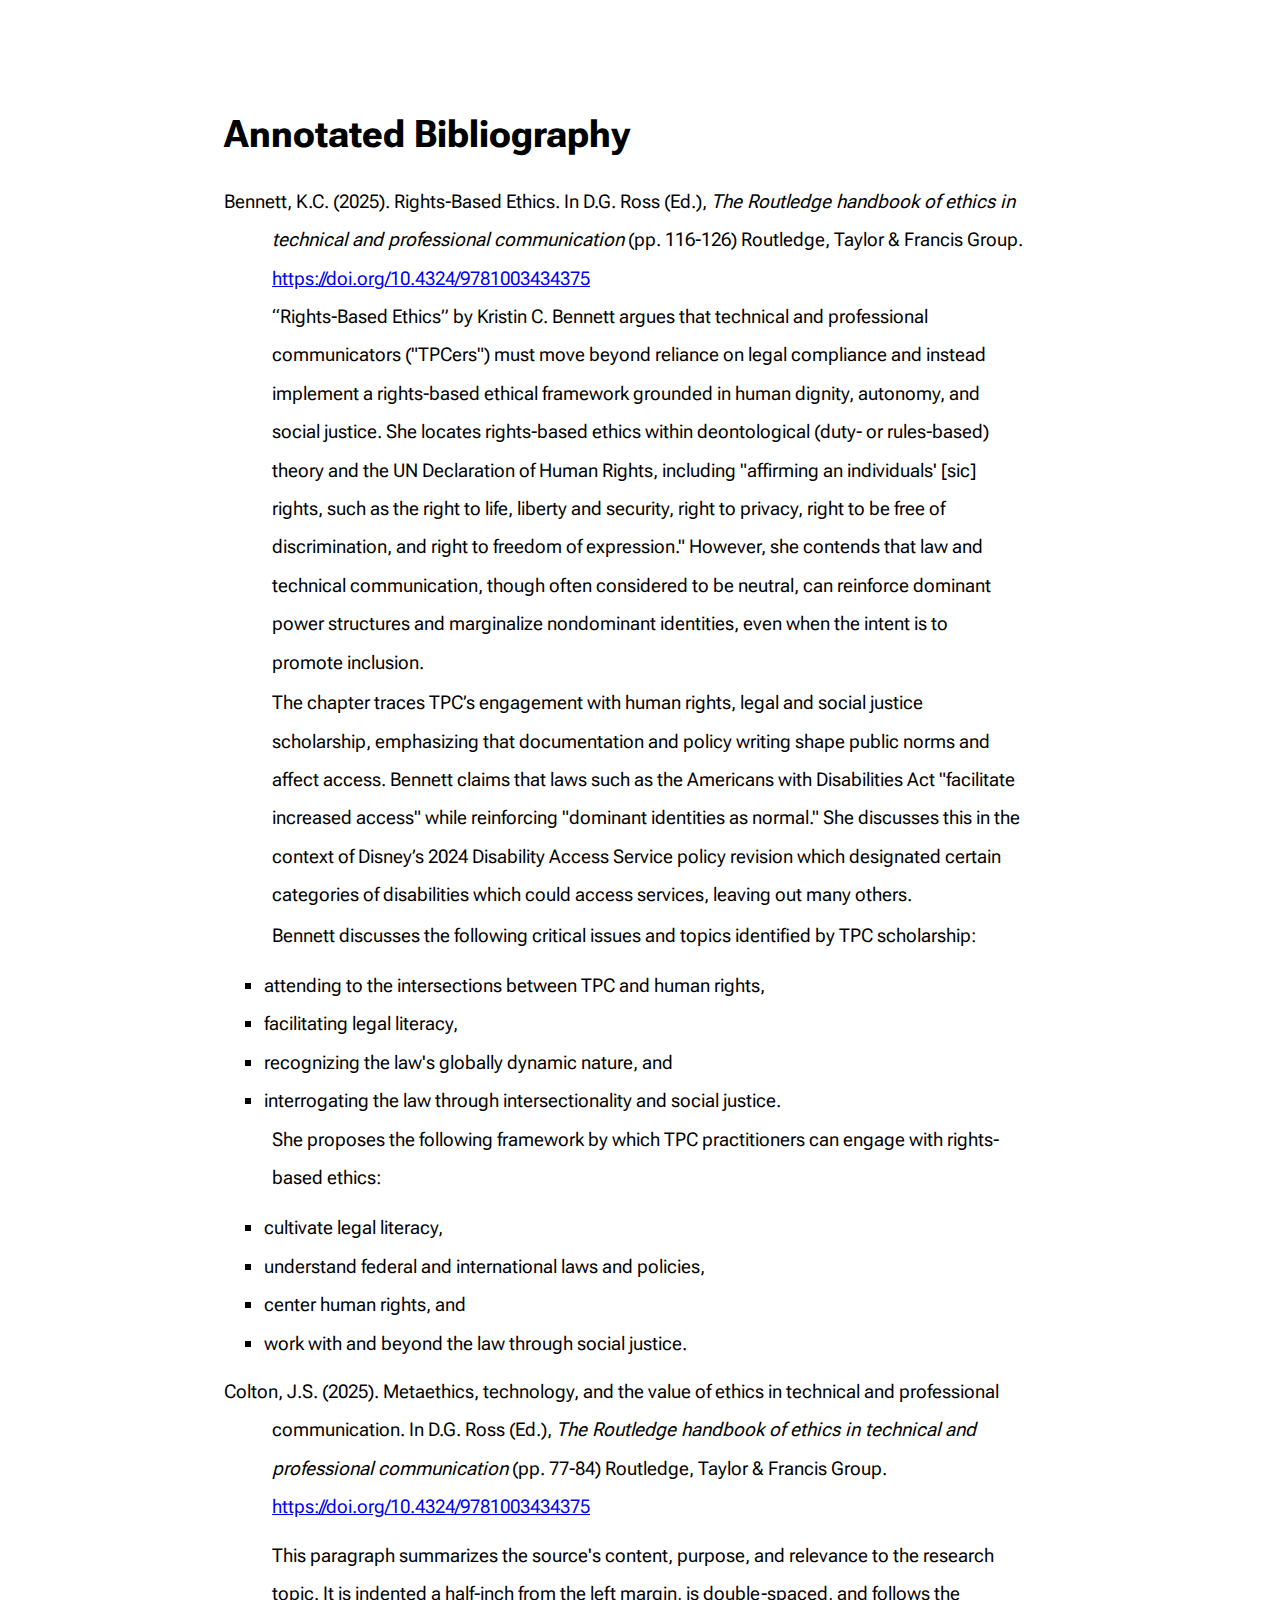
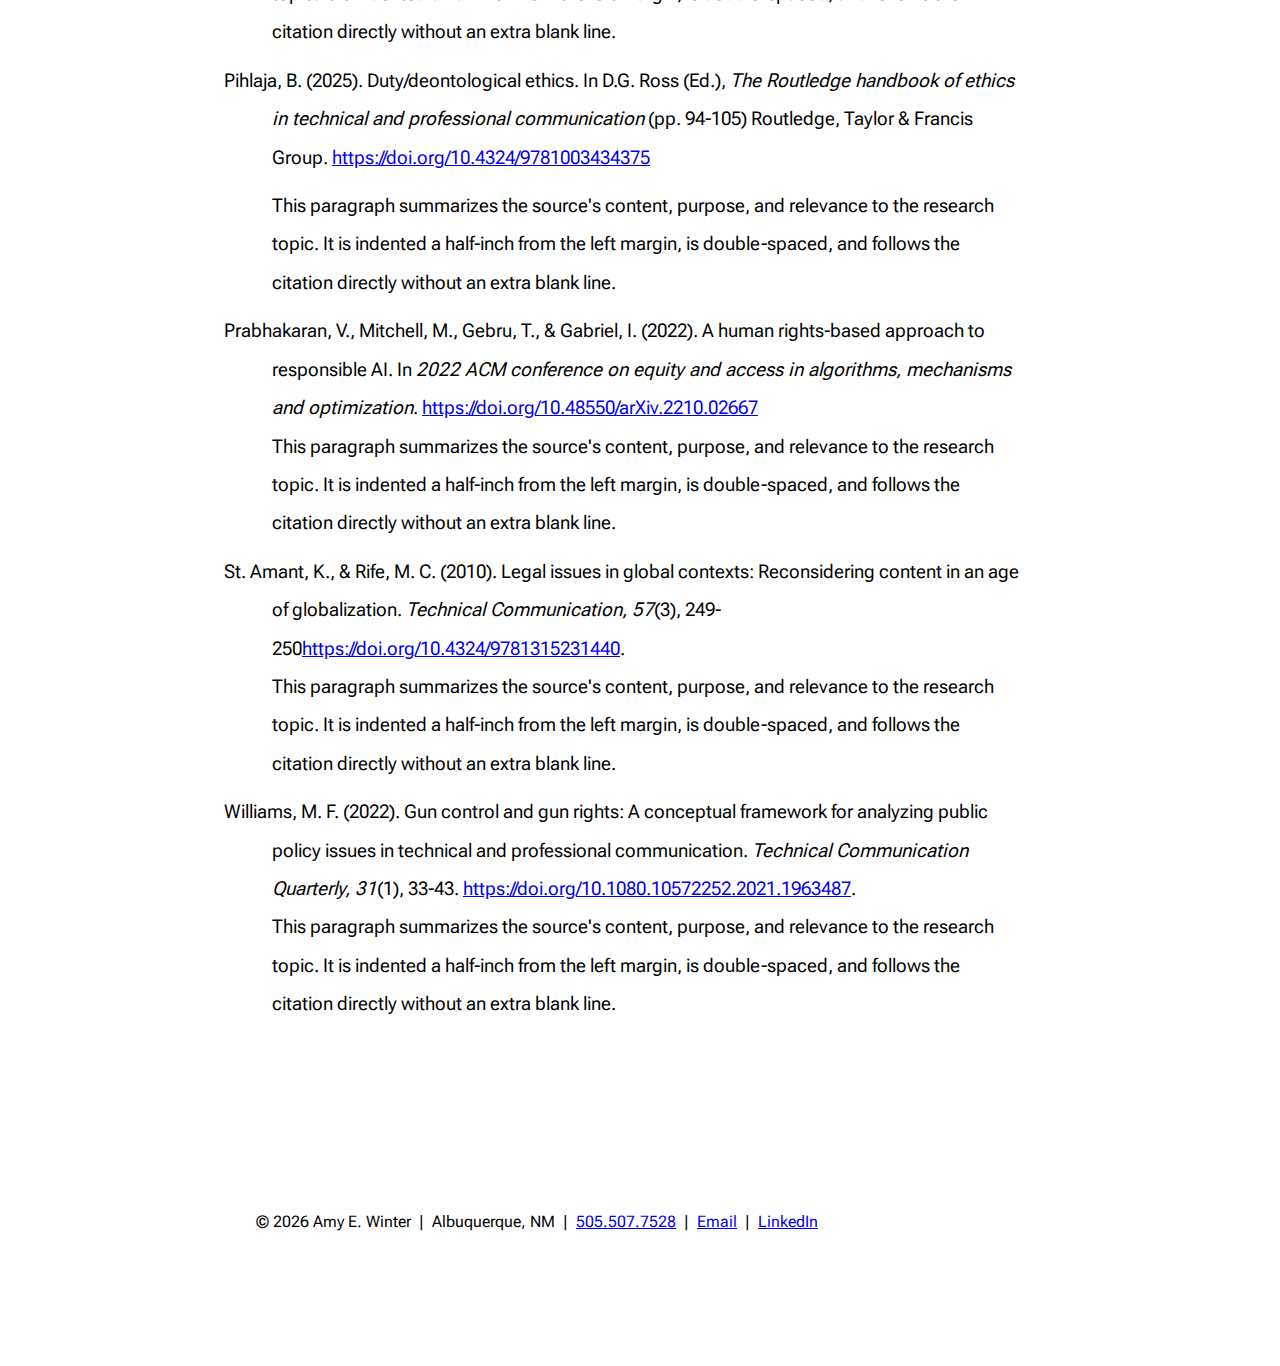
<file: ENGL-535-annotated-bib.html>
<!DOCTYPE html>
<html lang="en">
    
<head>
    <meta charset="UTF-8">
    <meta name="viewport" content="width=device-width, initial-scale=1.0">
    
    <link rel="preconnect" href="https://fonts.googleapis.com">

    <link href="https://fonts.googleapis.com/css2?family=Montserrat+Alternates:ital,wght@0,100;0,200;0,300;0,400;0,500;0,600;0,700;0,800;0,900;1,100;1,200;1,300;1,400;1,500;1,600;1,700;1,800;1,900&family=Roboto+Flex:opsz,wght@8..144,100..1000&display=swap" rel="stylesheet">
    <link href="../site-style.css" rel="stylesheet" type="text/css">
    <title>Amy Winter - APA Annotated Bibliography</title>
    <style>
        body {
            /* 1-inch margins on all sides (approx 96px for screen display) */
            margin: 96px; 
            /* Standard APA font (Times New Roman, 12pt is common) */
            font-family: "Times New Roman", Times, serif; 
            font-size: 12pt;
            /* Double-spacing throughout the document */
            line-height: 2.0; 
        }

		main {
			margin: 2vh 10vw;
		}

        /* Style for the main title "Annotated Bibliography" */
        .title {
            text-align: left;
            /* No extra space needed, line-height handles spacing */
        }

        h1, h3 {
	         font-family: "Roboto Flex", sans-serif;
}

        /* Container for each entry (citation + annotation) */
        .entry {
            /* Ensures no extra space between entries beyond the double-spacing */
            margin-bottom: 0; 
            padding-bottom: 0;
        }

        /* Style for the citation part with a hanging indent */
        .citation {
            /* Resets the indent for the first line to be flush left */
            text-indent: -0.5in; 
            /* Moves the entire block over to accommodate the hanging indent */
            padding-left: 0.5in; 
            margin-bottom: 0; /* Prevents extra space */
        }

        /* Style for the annotation part with a block indent */
        .annotation {
            /* Indents the entire paragraph by 0.5 inches (approx 48px) */
            text-indent: 0; /* Ensures the whole block is indented */
            padding-left: 0.5in;
            margin-top: 0; /* Prevents extra space */
            /* If the annotation spans multiple paragraphs, indent the first line of subsequent paragraphs */
        }
    </style>
</head>
<body>
	<main>
    <h1 class="title">Annotated Bibliography</h1>

    <!-- Example Entry 1 -->
    <div class="entry">
        <!-- The full APA citation, formatted in a <p> with the citation class -->
        <p class="citation">
            Bennett, K.C. (2025). Rights-Based Ethics. In D.G. Ross (Ed.), <i>The Routledge handbook of ethics in technical and professional communication</i> (pp. 116-126) Routledge, Taylor & Francis Group. <a href="https://doi.org/10.4324/9781003434375">https://doi.org/10.4324/9781003434375</a></p>
        <!-- The annotation paragraph, in a <p> with the annotation class -->
        <p class="annotation">
            “Rights-Based Ethics” by Kristin C. Bennett argues that technical and professional communicators ("TPCers") must move beyond reliance on legal compliance and instead implement a rights-based ethical framework grounded in human dignity, autonomy, and social justice. She locates rights-based ethics within deontological (duty- or rules-based) theory and the UN Declaration of Human Rights, including "affirming an individuals' [sic] rights, such as the right to life, liberty and security, right to privacy, right to be free of discrimination, and right to freedom of expression." However, she contends that law and technical communication, though often considered to be neutral, can reinforce dominant power structures and marginalize nondominant identities, even when the intent is to promote inclusion.
        </p>
		<p class="annotation">The chapter traces TPC’s engagement with human rights, legal and social justice scholarship, emphasizing that documentation and policy writing shape public norms and affect access. Bennett claims that laws such as the Americans with Disabilities Act "facilitate increased access" while reinforcing "dominant identities as normal." She discusses this in the context of Disney’s 2024 Disability Access Service policy revision which designated certain categories of disabilities which could access services, leaving out many others.</p>
		 <p class="annotation">Bennett discusses the following critical issues and topics identified by TPC scholarship:			 
		 </p>
		<ul><li>attending to the intersections between TPC and human rights,</li>
		<li>facilitating legal literacy,</li>
			<li>recognizing the law's globally dynamic nature, and</li>
			<li>interrogating the law through intersectionality and social justice.</li>
		</ul>

		<p class="annotation">She proposes the following framework by which TPC practitioners can engage with rights-based ethics:			 
		 </p>
		<ul><li>cultivate legal literacy,</li>
		<li>understand federal and international laws and policies,</li>
			<li>center human rights, and</li>
			<li>work with and beyond the law through social justice.</li>
		</ul>
    </div>
		    <div class="entry">
        <!-- The full APA citation, formatted in a <p> with the citation class -->
        <p class="citation">
            Colton, J.S. (2025). Metaethics, technology, and the value of ethics in technical and professional communication. In D.G. Ross (Ed.), <i>The Routledge handbook of ethics in technical and professional communication</i> (pp. 77-84) Routledge, Taylor & Francis Group. <a href="https://doi.org/10.4324/9781003434375">https://doi.org/10.4324/9781003434375</a></p>
        </p>
        <!-- The annotation paragraph, in a <p> with the annotation class -->
        <p class="annotation">
            This paragraph summarizes the source's content, purpose, and relevance to the research topic. It is indented a half-inch from the left margin, is double-spaced, and follows the citation directly without an extra blank line.
        </p>
    </div>

		    <div class="entry">
        <!-- The full APA citation, formatted in a <p> with the citation class -->
        <p class="citation">
            Pihlaja, B. (2025). Duty/deontological ethics. In D.G. Ross (Ed.), <i>The Routledge handbook of ethics in technical and professional communication</i> (pp. 94-105) Routledge, Taylor & Francis Group. <a href="https://doi.org/10.4324/9781003434375">https://doi.org/10.4324/9781003434375</a></p>
        </p>
        <!-- The annotation paragraph, in a <p> with the annotation class -->
        <p class="annotation">
            This paragraph summarizes the source's content, purpose, and relevance to the research topic. It is indented a half-inch from the left margin, is double-spaced, and follows the citation directly without an extra blank line.
        </p>
    </div>

		    <div class="entry">
        <!-- The full APA citation, formatted in a <p> with the citation class -->
        <p class="citation">
            Prabhakaran, V., Mitchell, M., Gebru, T., & Gabriel, I. (2022). A human rights-based approach to responsible AI. In <i>2022 ACM conference on equity and access in algorithms, mechanisms and optimization</i>. <a href="https://doi.org/10.48550/arXiv.2210.02667">https://doi.org/10.48550/arXiv.2210.02667</a>
        </p>
        <!-- The annotation paragraph, in a <p> with the annotation class -->
        <p class="annotation">
            This paragraph summarizes the source's content, purpose, and relevance to the research topic. It is indented a half-inch from the left margin, is double-spaced, and follows the citation directly without an extra blank line.
        </p>
    </div>

		    <div class="entry">
        <!-- The full APA citation, formatted in a <p> with the citation class -->
        <p class="citation">
            St. Amant, K., & Rife, M. C. (2010). Legal issues in global contexts: Reconsidering content in an age of globalization. <i>Technical Communication, 57</i>(3), 249-250<a href="https://doi.org/10.4324/9781315231440">https://doi.org/10.4324/9781315231440</a>.
        </p>
        <!-- The annotation paragraph, in a <p> with the annotation class -->
        <p class="annotation">
            This paragraph summarizes the source's content, purpose, and relevance to the research topic. It is indented a half-inch from the left margin, is double-spaced, and follows the citation directly without an extra blank line.
        </p>
    </div>
				    <div class="entry">
        <!-- The full APA citation, formatted in a <p> with the citation class -->
        <p class="citation">
            Williams, M. F. (2022). Gun control and gun rights: A conceptual framework for analyzing public policy issues in technical and professional communication. <i>Technical Communication Quarterly, 31</i>(1), 33-43. <a href="https://doi.org/10.1080.10572252.2021.1963487">https://doi.org/10.1080.10572252.2021.1963487</a>.
        </p>
        <!-- The annotation paragraph, in a <p> with the annotation class -->
        <p class="annotation">
            This paragraph summarizes the source's content, purpose, and relevance to the research topic. It is indented a half-inch from the left margin, is double-spaced, and follows the citation directly without an extra blank line.
        </p>
    </div>

   <footer>&copy; 2026 Amy E. Winter&nbsp;&nbsp;|&nbsp;&nbsp;Albuquerque, NM&nbsp;&nbsp;|&nbsp;&nbsp;<a href="tel:+5055077528">505.507.7528</a>&nbsp;&nbsp;|&nbsp;&nbsp;<a href="mailto:awinterwebdeveloper@gmail.com">Email</a>&nbsp;&nbsp;|&nbsp;&nbsp;<a href="https://www.linkedin.com/in/amyewinter/" target="_blank">LinkedIn</a></footer>
    </main>

</body>
</html>
</file>
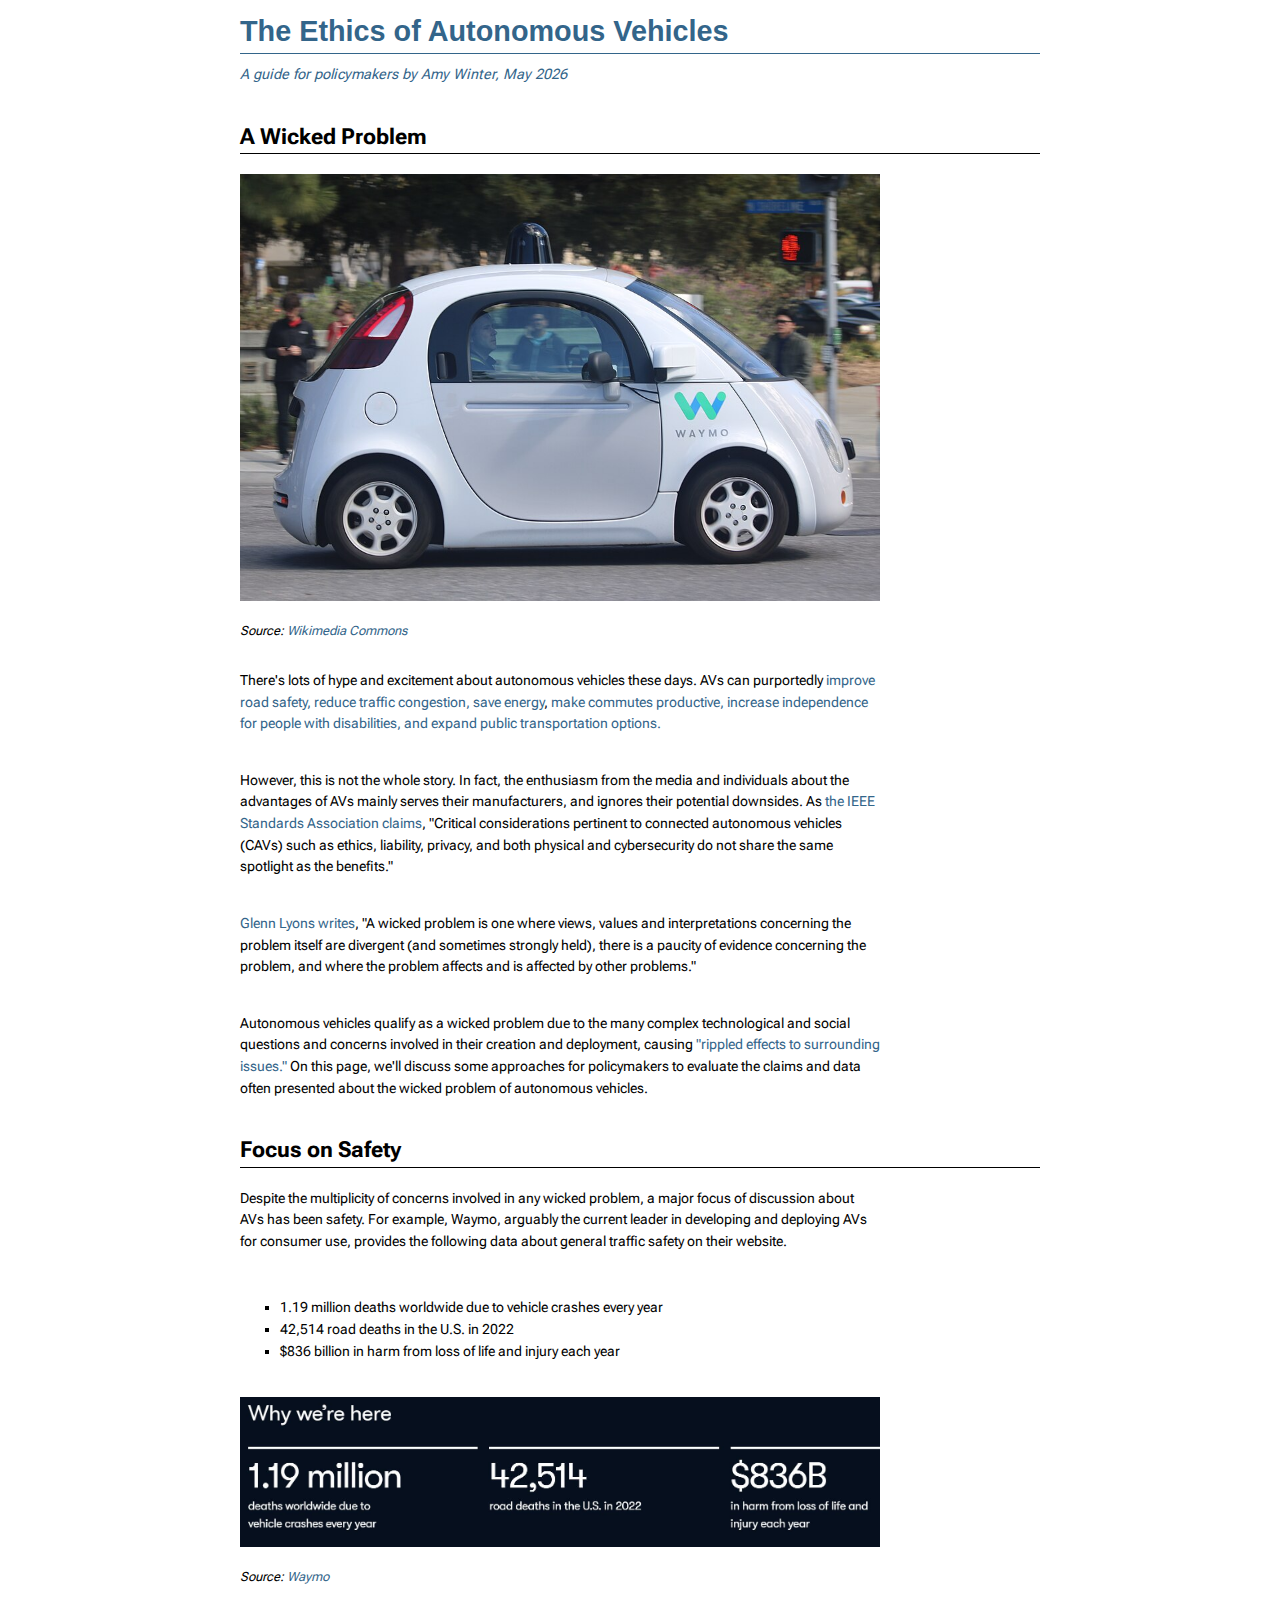
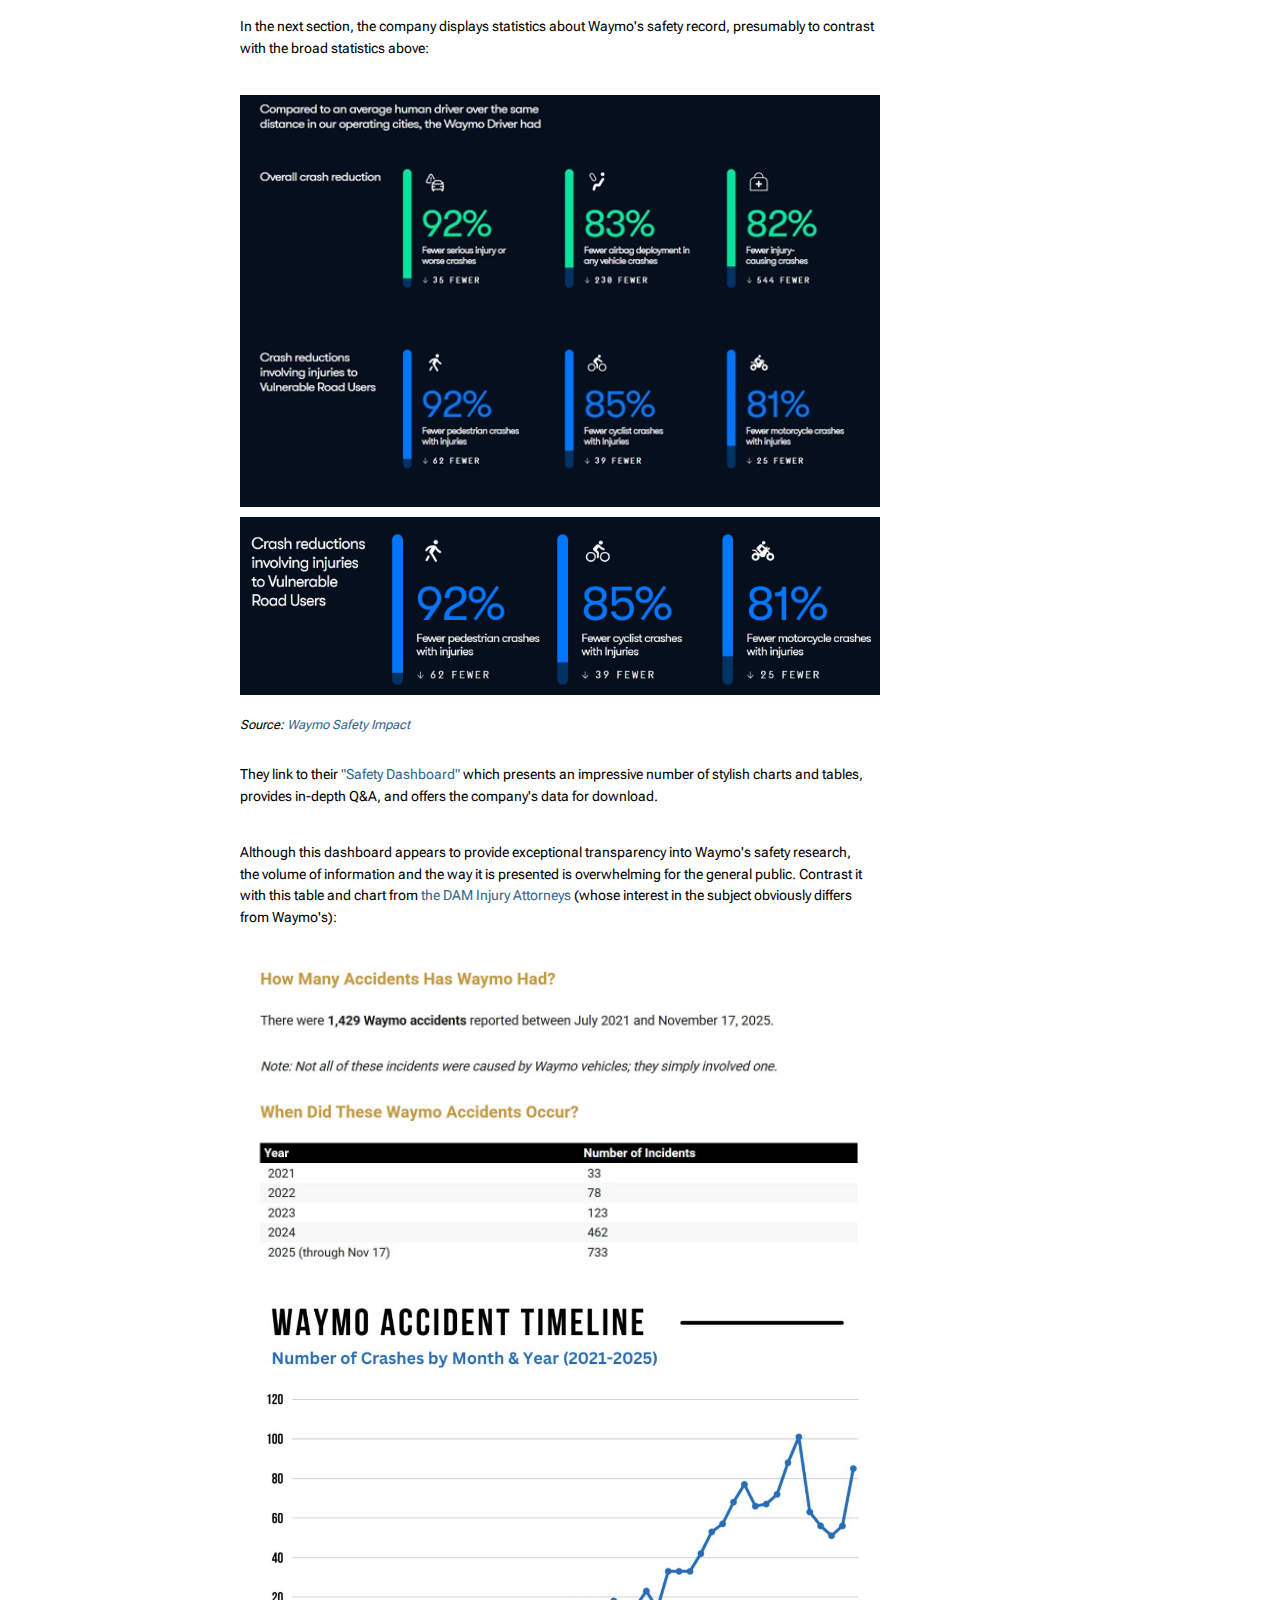
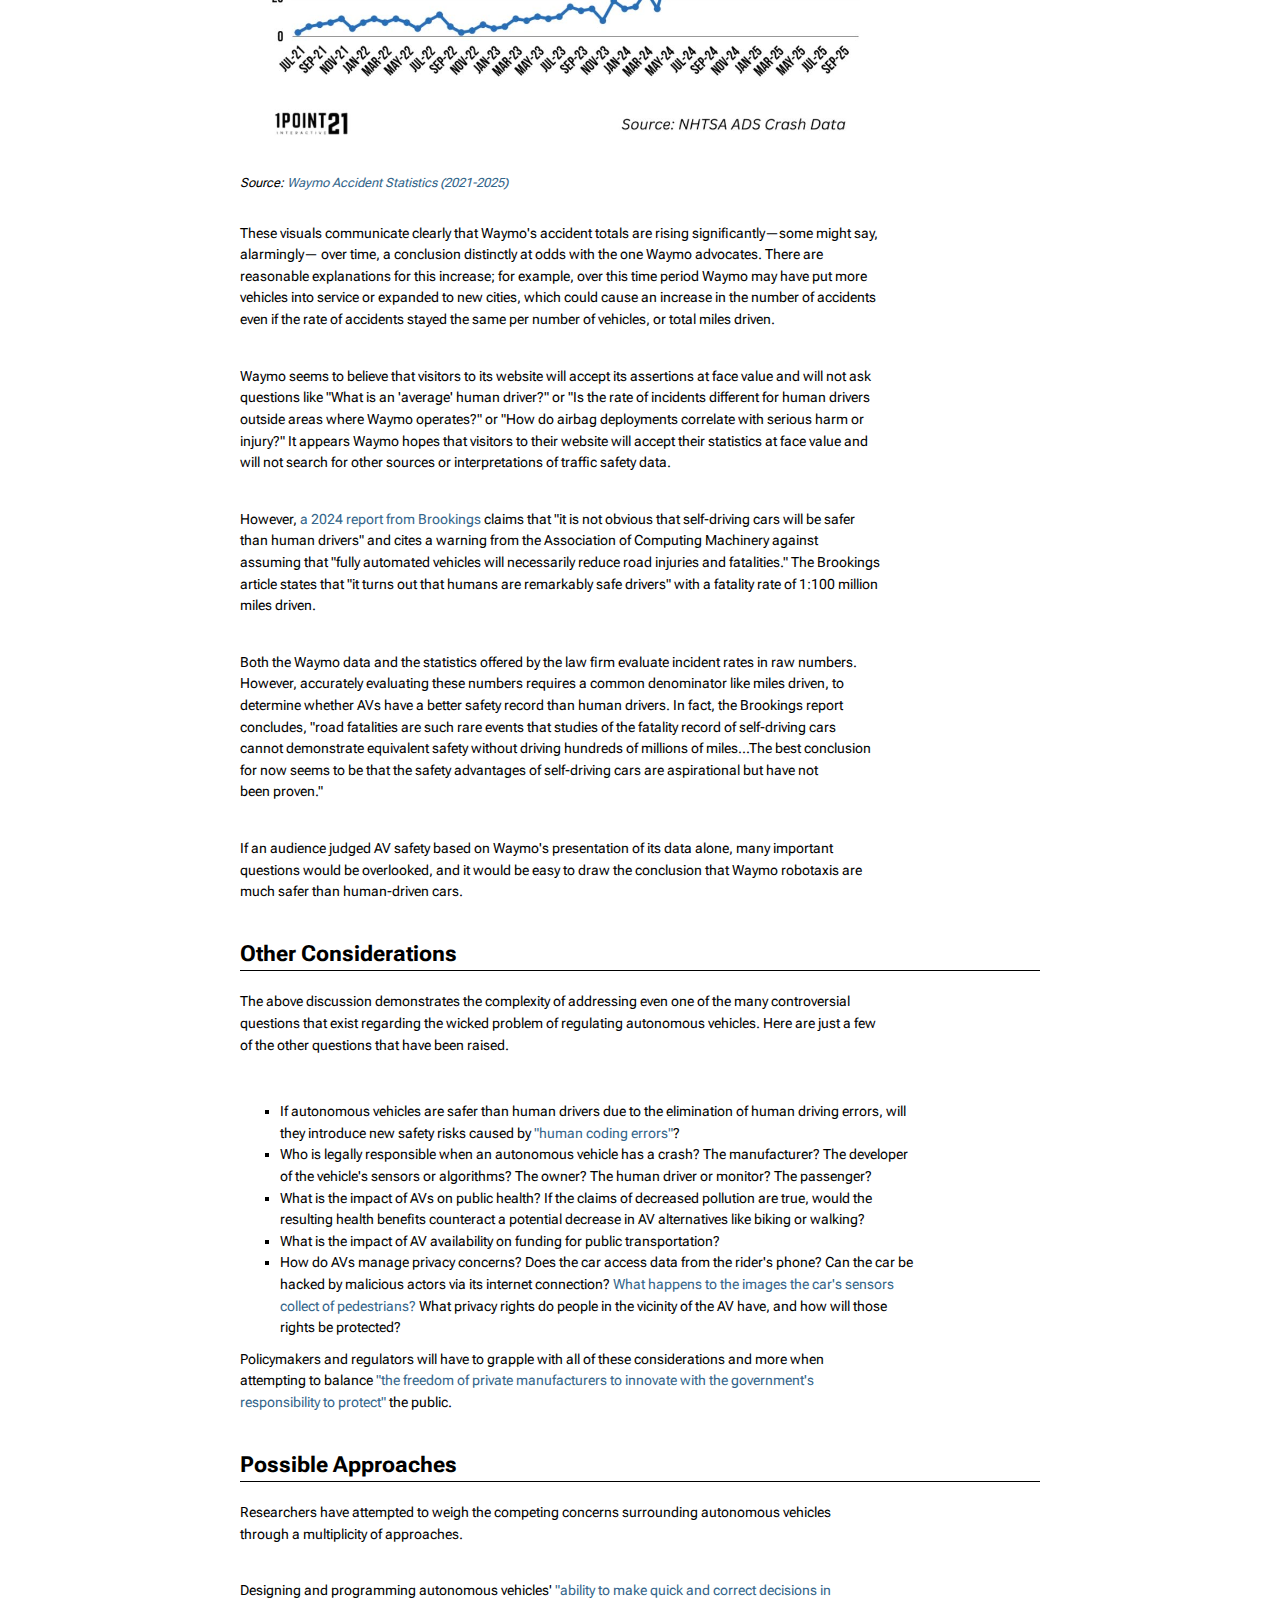
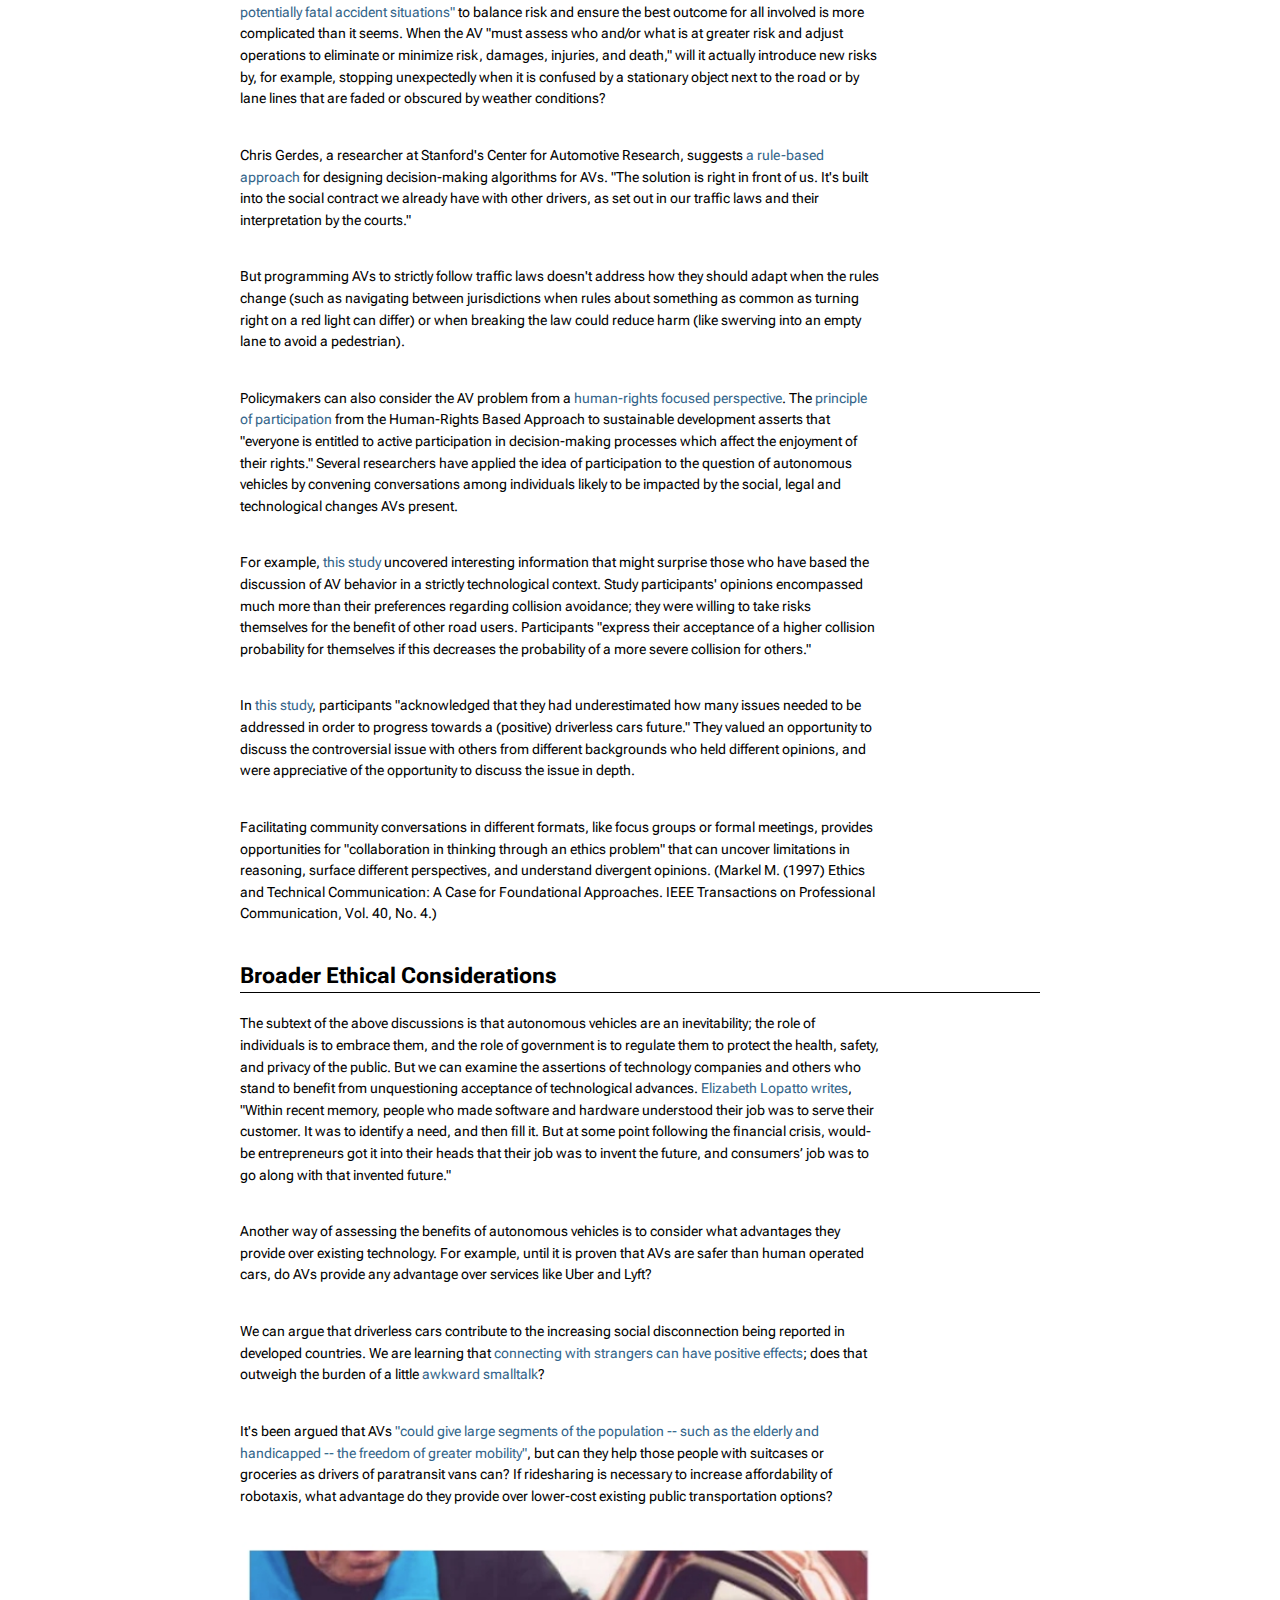
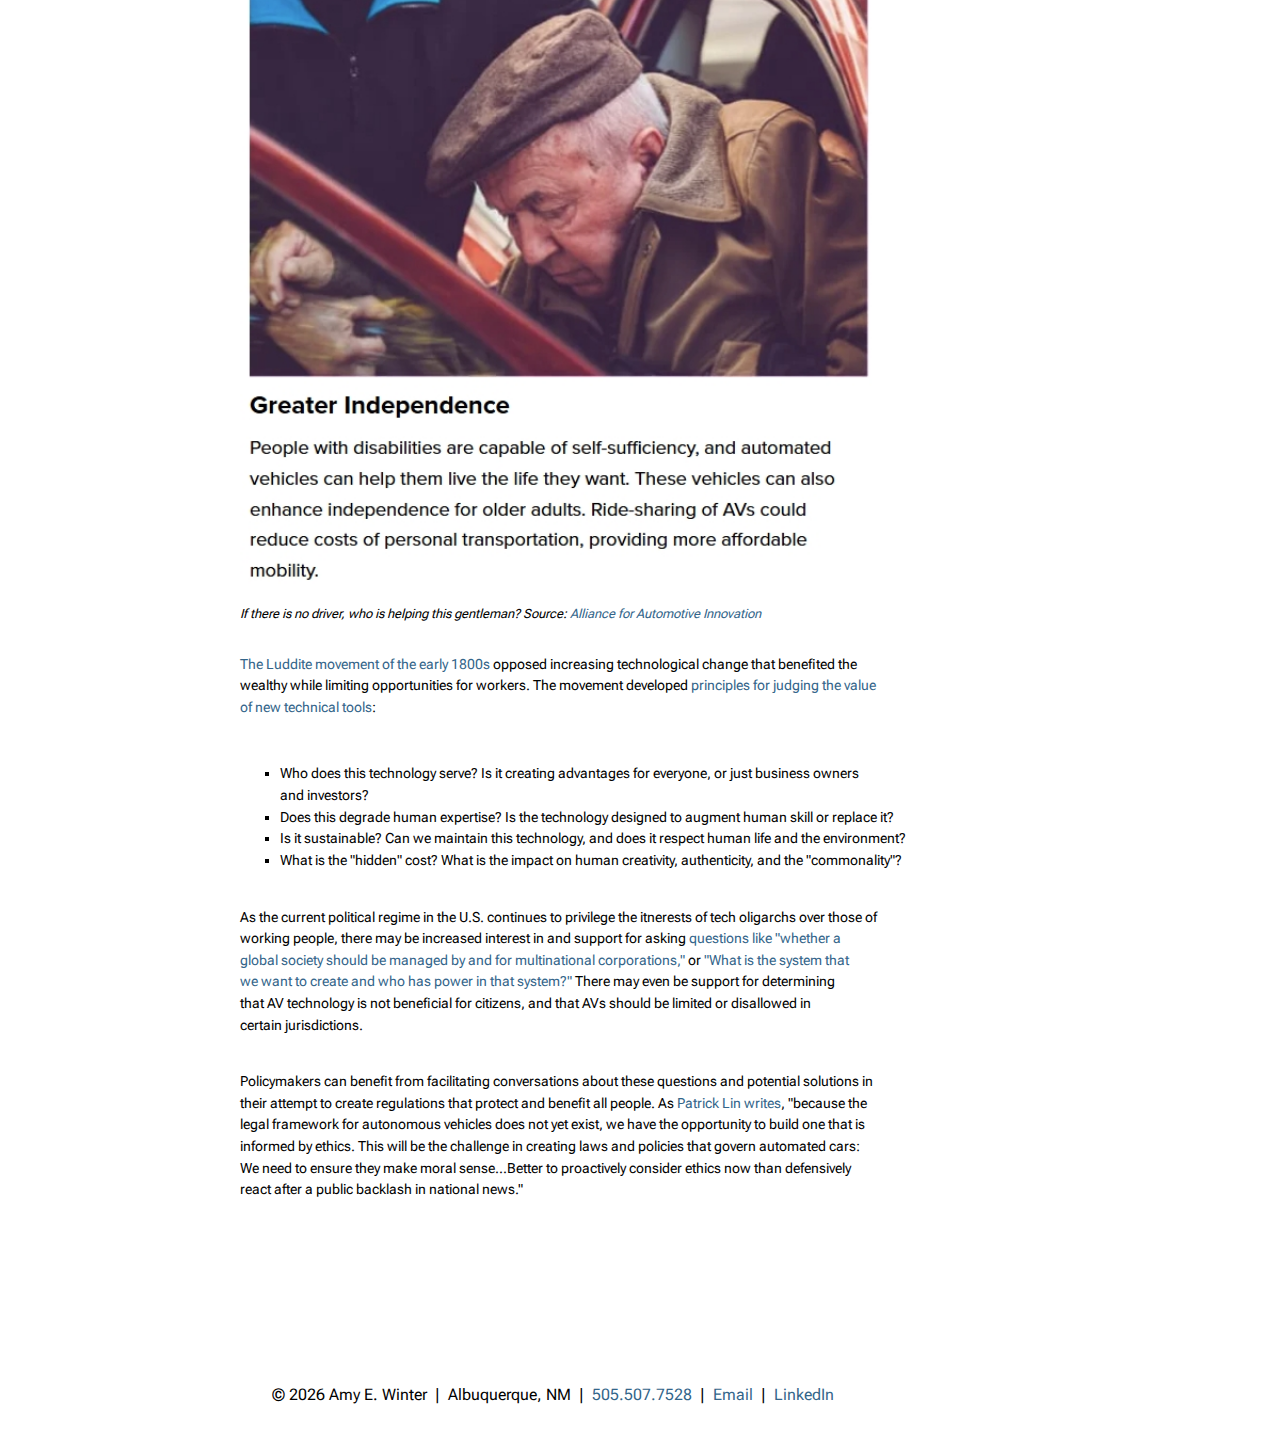
<file: ENGL535-FINAL.html>
<!DOCTYPE html>
<html lang="en">
<head>
    <meta charset="UTF-8">
    <meta name="viewport" content="width=device-width, initial-scale=1.0">
   <link rel="preconnect" href="https://fonts.googleapis.com">
<link rel="preconnect" href="https://fonts.gstatic.com" crossorigin>
<link href="https://fonts.googleapis.com/css2?family=Roboto+Flex:opsz,wght,XOPQ,XTRA,YOPQ,YTDE,YTFI,YTLC,YTUC@8..144,100..1000,96,468,79,-203,738,514,712&family=Roboto:ital,wght@0,100..900;1,100..900&display=swap" rel="stylesheet">
    <link href="../site-style.css" rel="stylesheet" type="text/css">
    <title>Ethics of Autonomous Vehicles - Amy Winter - ENGL 535 Final Project - Spring 2026 </title>
    <style>

		main {
			max-width: 800px;
			margin: 0 auto;
			font-size: 90%;
		}

		h1, h2, h3 {
			border-bottom: solid 1px;
		}

		h2 {
			margin-bottom: 20px;
		}

		p {
			margin-bottom: 35px;
		}

		a {
			text-decoration: none;
			color: #33658a;
		}

		a:hover {
			text-decoration: underline;
		}

		figure img {
			padding-bottom: 10px;
			width: 80%;
		}

    </style>
</head>
<body>
	<main>   <header>
                        <h1>The Ethics of Autonomous Vehicles</h1>
		<p><em>A guide for policymakers by Amy Winter, May 2026</em></p>
                    
        </header>

		<h2>A Wicked Problem</h2>
<figure><img src="/images/Waymo_self-driving_car_side_view.gk.jpg" /><figcaption>Source: <a href="https://commons.wikimedia.org/wiki/File:Waymo_self-driving_car_side_view.gk.jpg" target="_blank">Wikimedia Commons</a></figcaption></figure>
<p>There's lots of hype and excitement about autonomous vehicles these days. AVs can purportedly <a href="https://wolfpacklawyers.com/are-self-driving-cars-safe/" target="_blank">improve road safety, reduce traffic congestion, save energy</a>, <a href="https://www.autosinnovate.org/initiatives/innovation/autonomous-vehicles/benefits-of-havs" target="_blank">make commutes productive, increase independence for people with disabilities, and expand public transportation options.</a></p>

<p>However, this is not the whole story. In fact, the enthusiasm from the media and individuals about the advantages of AVs  mainly serves their manufacturers, and ignores their potential downsides. As <a href="https://standards.ieee.org/beyond-standards/addressing-critical-challenges-in-connected-autonomous-vehicles/" target="_blank">the IEEE Standards Association claims</a>, "Critical considerations pertinent to connected autonomous vehicles (CAVs) such as ethics, liability, privacy, and both physical and cybersecurity do not share the same spotlight as the benefits."</p>

<p><a href="https://doi.org/10.1016/j.futures.2021.102889" target="_blank">Glenn Lyons writes</a>, "A wicked problem is one where views, values and interpretations concerning the problem itself are divergent (and sometimes strongly held), there is a paucity of evidence concerning the problem, and where the problem affects and is affected by other problems."</p>

<p>Autonomous vehicles qualify as a wicked problem due to the many complex technological and social questions and concerns involved in their creation and deployment, causing <a href="https://www.taylorfrancis.com/chapters/edit/10.4324/9781003434375-25/designing-ethically-jason-tham">"rippled effects to surrounding issues."</a> On this page, we'll discuss some approaches for policymakers to evaluate the claims and data often presented about the wicked problem of autonomous vehicles.</p>

<h2>Focus on Safety</h2>

<p>Despite the multiplicity of concerns involved in any wicked problem, a major focus of discussion about AVs has been safety. For example, Waymo, arguably the current leader in developing and deploying AVs for consumer use, provides the following data about general traffic safety on their website.<ul>
	<li>1.19 million deaths worldwide due to vehicle crashes every year</li>
	<li>42,514 road deaths in the U.S. in 2022</li>
	<li>$836 billion in harm from loss of life and injury each year</li>
</ul>
</p>

<figure><img src="images/waymo-human-bad.jpg" /><figcaption>Source: <a href="https://waymo.com" target="_blank">Waymo</a></figcaption></figure>

<p>In the next section, the company displays statistics about Waymo's safety record, presumably to contrast with the broad statistics above:</p>
<figure><img src="images/waymo-is-gr8.jpg" /></figure>
<figure><img src="images/waymo-is-gr8-2.jpg" /><figcaption>Source: <a href="https://waymo.com/safety/impact/" target="_blank">Waymo Safety Impact</a> </figcaption></figure>

<p>They link to their <a href="https://waymo.com/safety/impact/" target="_blank">"Safety Dashboard"</a> which presents an impressive number of stylish charts and tables, provides in-depth Q&A, and offers the company's data for download.</p>

<p>Although this dashboard appears to provide exceptional transparency into Waymo's safety research, the volume of information and the way it is presented is overwhelming for the general public. Contrast it with this table and chart from <a href="https://www.damfirm.com/waymo-accident-statistics.html" target="_blank">the DAM Injury Attorneys</a> (whose interest in the subject obviously differs from Waymo's):</p>

		<figure><img src="images/dam-law-firm-waymo-stats.jpg" /></figure>
<figure><img src="images/dam-law-firm-waymo-stats-chart.jpg" /><figcaption>Source: <a href="https://www.damfirm.com/waymo-accident-statistics.html" target="_blank">Waymo Accident Statistics (2021-2025)</a></figcaption></figure>

<p>These visuals communicate clearly that Waymo's accident totals are rising significantly&mdash;some might say, alarmingly&mdash; over time, a conclusion distinctly at odds with the one Waymo advocates. There are reasonable explanations for this increase; for example, over this time period Waymo may have put more vehicles into service or expanded to   new cities, which could cause an increase in the number of accidents even if the rate of accidents stayed the same per number of vehicles, or total miles driven.</p>
		<p>Waymo seems to believe that visitors to its website will accept its assertions at face value and will not ask questions like "What is an 'average' human driver?" or "Is the rate of incidents different for human drivers outside areas where Waymo operates?" or "How do airbag deployments correlate with serious harm or injury?" It appears Waymo hopes that visitors to their website will accept their statistics at face value and will not search for other sources or interpretations of traffic safety data.

<p>However, <a href="https://www.brookings.edu/articles/the-evolving-safety-and-policy-challenges-of-self-driving-cars/" target="_blank">a 2024 report from Brookings</a> claims that "it is not obvious that self-driving cars will be safer than human drivers" and cites a warning from the Association of Computing Machinery against assuming that "fully automated vehicles will necessarily reduce road injuries and fatalities." The Brookings article states that "it turns out that humans are remarkably safe drivers" with a fatality rate of 1:100 million miles driven. </p>
	
	<p>Both the Waymo data and the statistics offered by the law firm evaluate incident rates in raw numbers. However, accurately evaluating these numbers requires a common denominator like miles driven, to determine whether AVs  have a better safety record than human drivers. In fact, the Brookings report concludes, "road fatalities are such rare events that studies of the fatality record of self-driving cars cannot demonstrate equivalent safety without driving hundreds of millions of miles...The best conclusion for now seems to be that the safety advantages of self-driving cars are aspirational but have not been proven."</p>
		<p>If an audience judged AV safety based on Waymo's presentation of its data alone, many important questions would be overlooked, and it would be easy to draw the conclusion that Waymo robotaxis are much safer than human-driven cars.</p>

<h2>Other Considerations</h2>

<p>The above discussion demonstrates the complexity of addressing even one of the many controversial questions that exist regarding the wicked problem of regulating autonomous vehicles. Here are just a few of the other questions that have been raised.</p>
<ul>
<li>If autonomous vehicles are safer than human drivers due to the elimination of human driving errors, will they introduce new safety risks caused by <a href="https://www.brookings.edu/articles/the-evolving-safety-and-policy-challenges-of-self-driving-cars/" target="_blank">"human coding errors"</a>? </li>

<li>Who is legally responsible when an autonomous vehicle has a crash? The manufacturer? The developer of the vehicle's sensors or algorithms? The owner? The human driver or monitor? The passenger?</li>

<li>What is the impact of AVs on public health? If the claims of decreased pollution are true, would the resulting health benefits counteract a potential decrease in AV alternatives like biking or walking?</li>

<li>What is the impact of AV availability on funding for public transportation? </li>

<li>How do AVs manage privacy concerns? Does the car access data from the rider's phone? Can the car be hacked by malicious actors via its internet connection?  <a href="https://standards.ieee.org/beyond-standards/addressing-critical-challenges-in-connected-autonomous-vehicles/" target="_blank">What happens to the images the car's sensors collect of pedestrians?</a> What privacy rights do people in the vicinity of the AV have, and how will those rights be protected?</li>
</ul>
<p>Policymakers and regulators will have to grapple with all of these considerations and more when attempting to balance <a href="https://pmc.ncbi.nlm.nih.gov/articles/PMC5343691/" target="_blank">"the freedom of private manufacturers to innovate with the government's responsibility to protect"</a> the public.</p>

<h2>Possible Approaches</h2>

<p>Researchers have attempted to weigh the competing concerns surrounding autonomous vehicles through a multiplicity of approaches.</p>

<p>Designing and programming autonomous vehicles' <a href="https://standards.ieee.org/beyond-standards/addressing-critical-challenges-in-connected-autonomous-vehicles/" target="_blank">"ability to make quick and correct decisions in potentially fatal accident situations"</a> to balance risk and ensure the best outcome for all involved is more complicated than it seems. When the AV "must assess who and/or what is at greater risk and adjust operations to eliminate or minimize risk, damages, injuries, and death," will it actually introduce new risks by, for example, stopping unexpectedly when it is confused by a stationary object next to the road or by lane lines that are faded or obscured by weather conditions?</p>

<p>Chris Gerdes, a researcher at Stanford's Center for Automotive Research, suggests <a href="https://hai.stanford.edu/news/designing-ethical-self-driving-cars" target="_blank">a rule-based approach</a> for designing decision-making algorithms for AVs. "The solution is right in front of us. It's built into the social contract we already have with other drivers, as set out in our traffic laws and their interpretation by the courts."</p>

<p>But programming AVs to strictly follow traffic laws doesn't address how they should adapt when the rules change (such as navigating between jurisdictions when rules about something as common as turning right on a red light can differ) or when breaking the law could reduce harm (like swerving into an empty lane to avoid a pedestrian).</p>

<p>Policymakers can also consider the AV problem from a <a href="https://unsdg.un.org/2030-agenda/universal-values/human-rights-based-approach" target="_blank">human-rights focused perspective</a>. The <a href="https://ennhri.org/about-nhris/human-rights-based-approach/" target="_blank">principle of participation</a> from the Human-Rights Based Approach to sustainable development asserts that "everyone is entitled to active participation in decision-making processes which affect the enjoyment of their rights." Several researchers have applied the idea of participation to the question of autonomous vehicles by convening conversations among individuals likely to be impacted by the social, legal and technological changes AVs present.</p>

<p>For example, <a href="https://www.nature.com/articles/s41598-024-51313-2" target="_blank">this study</a> uncovered interesting information that might surprise those who have based the discussion of AV behavior in a strictly technological context. Study participants' opinions encompassed much more than their preferences regarding collision avoidance; they were willing to take risks themselves for the benefit of other road users. Participants "express their acceptance of a higher collision probability for themselves if this decreases the probability of a more severe collision for others." </p>

<p>In <a href="https://www.sciencedirect.com/science/article/pii/S0016328721001981?via%3Dihub" target="_blank">this study</a>, participants "acknowledged that they had underestimated how many issues needed to be addressed in order to progress towards a (positive) driverless cars future." They valued an opportunity to discuss the controversial issue with others from different backgrounds who held different opinions, and were appreciative of the opportunity to discuss the issue in depth.</p>

<p>Facilitating community conversations in different formats, like focus groups or formal meetings, provides opportunities for "collaboration in thinking through an ethics problem" that can uncover limitations in reasoning, surface different perspectives, and understand divergent opinions. (Markel M. (1997) Ethics and Technical Communication: A Case for Foundational Approaches. IEEE Transactions on Professional Communication, Vol. 40, No. 4.)</p>

<h2>Broader Ethical Considerations</h2>
<p>The subtext of the above discussions is that autonomous vehicles are an inevitability; the role of individuals is to embrace them, and the role of government is to regulate them to protect the health, safety, and privacy of the public. But we can examine the assertions of technology companies and others who stand to benefit from unquestioning acceptance of technological advances.  <a href="https://www.theverge.com/tldr/915176/nft-metaverse-ai-weirdos" target="_blank">Elizabeth Lopatto writes</a>, "Within recent memory, people who made software and hardware understood their job was to serve their customer. It was to identify a need, and then fill it. But at some point following the financial crisis, would-be entrepreneurs got it into their heads that their job was to invent the future, and consumers’ job was to go along with that invented future."</p>

<p>Another way of assessing the benefits of autonomous vehicles is to consider what advantages they provide over existing technology. For example, until it is proven that AVs are safer than human operated cars, do AVs provide any advantage over services like Uber and Lyft?</p>

	<p>We can argue that  driverless cars contribute to the increasing social disconnection being reported in developed countries. We are learning that <a href="https://greatergood.berkeley.edu/article/item/why_loving_moments_with_strangers_carry_lasting_benefits" target="_blank">connecting with strangers can have positive effects</a>; does that outweigh the burden of  a little <a href="https://substack.newconsumer.com/p/waymo-is-the-rare-case-where-a-product" target="_blank">awkward smalltalk</a>?</p>

		<p>It's been argued that AVs <a href="https://www.wired.com/2013/07/the-surprising-ethics-of-robot-cars/" target="_blank">"could give large segments of the population -- such as the elderly and handicapped -- the freedom of greater mobility"</a>, but can they help those people with suitcases or groceries as drivers of paratransit vans can? If ridesharing is necessary to increase affordability of robotaxis, what advantage do they provide over lower-cost existing public transportation options?</p>

		<figure><img src="/images/greater-independence.jpg" /><figcaption>If there is no driver, who is helping this gentleman? Source: <a href="https://www.autosinnovate.org/initiatives/innovation/autonomous-vehicles/benefits-of-havs" target="_blank">Alliance for Automotive Innovation</a></figcaption></figure>

		<p><a href="https://www.brookings.edu/articles/we-should-all-be-luddites/" target="_blank">The Luddite movement of the early 1800s</a> opposed increasing technological change that benefited the wealthy while limiting opportunities for workers. The movement developed <a href="https://dissentmagazine.org/blog/the-luddites-revisited/" target="_blank">principles for judging the value of new technical tools</a>:</p>
		<ul>
			<li>Who does this technology serve? Is it creating advantages for everyone, or just business owners and investors?</li>
			<li>Does this degrade human expertise? Is the technology designed to augment human skill or replace it?</li>
			<li>Is it sustainable? Can we maintain this technology, and does it respect human life and the environment?</li>
			<li>What is the "hidden" cost? What is the impact on human creativity, authenticity, and the "commonality"?</li>
		</ul>
		
		</p>

<p>As the current political regime in the U.S. continues to privilege the itnerests of tech oligarchs over those of working people, there may be increased interest in and support for asking <a href="https://dissentmagazine.org/blog/the-luddites-revisited/" target="_blank">questions like "whether a global society should be managed by and for multinational corporations,"</a> or <a href="https://www.brookings.edu/articles/we-should-all-be-luddites/" target="_blank">"What is the system that we want to create and who has power in that system?"</a> There may even be support for determining that AV technology is not beneficial for citizens, and that AVs should be limited or disallowed in certain jurisdictions.</p>
	
<p>	Policymakers can benefit from facilitating conversations about these questions and potential solutions in their attempt to create regulations that protect and benefit all people. As <a href="https://www.theatlantic.com/technology/archive/2013/10/the-ethics-of-autonomous-cars/280360/" target="_blank">Patrick Lin writes</a>, "because the legal framework for autonomous vehicles does not yet exist, we have the opportunity to build one that is informed by ethics. This will be the challenge in creating laws and policies that govern automated cars: We need to ensure they make moral sense...Better to proactively consider ethics now than defensively react after a public backlash in national news." </p>


<footer>&copy; 2026 Amy E. Winter&nbsp;&nbsp;|&nbsp;&nbsp;Albuquerque, NM&nbsp;&nbsp;|&nbsp;&nbsp;<a href="tel:+5055077528">505.507.7528</a>&nbsp;&nbsp;|&nbsp;&nbsp;<a href="mailto:awinterwebdeveloper@gmail.com">Email</a>&nbsp;&nbsp;|&nbsp;&nbsp;<a href="https://www.linkedin.com/in/amyewinter/" target="_blank">LinkedIn</a></footer>
    </main>

</body>
</html>
</file>
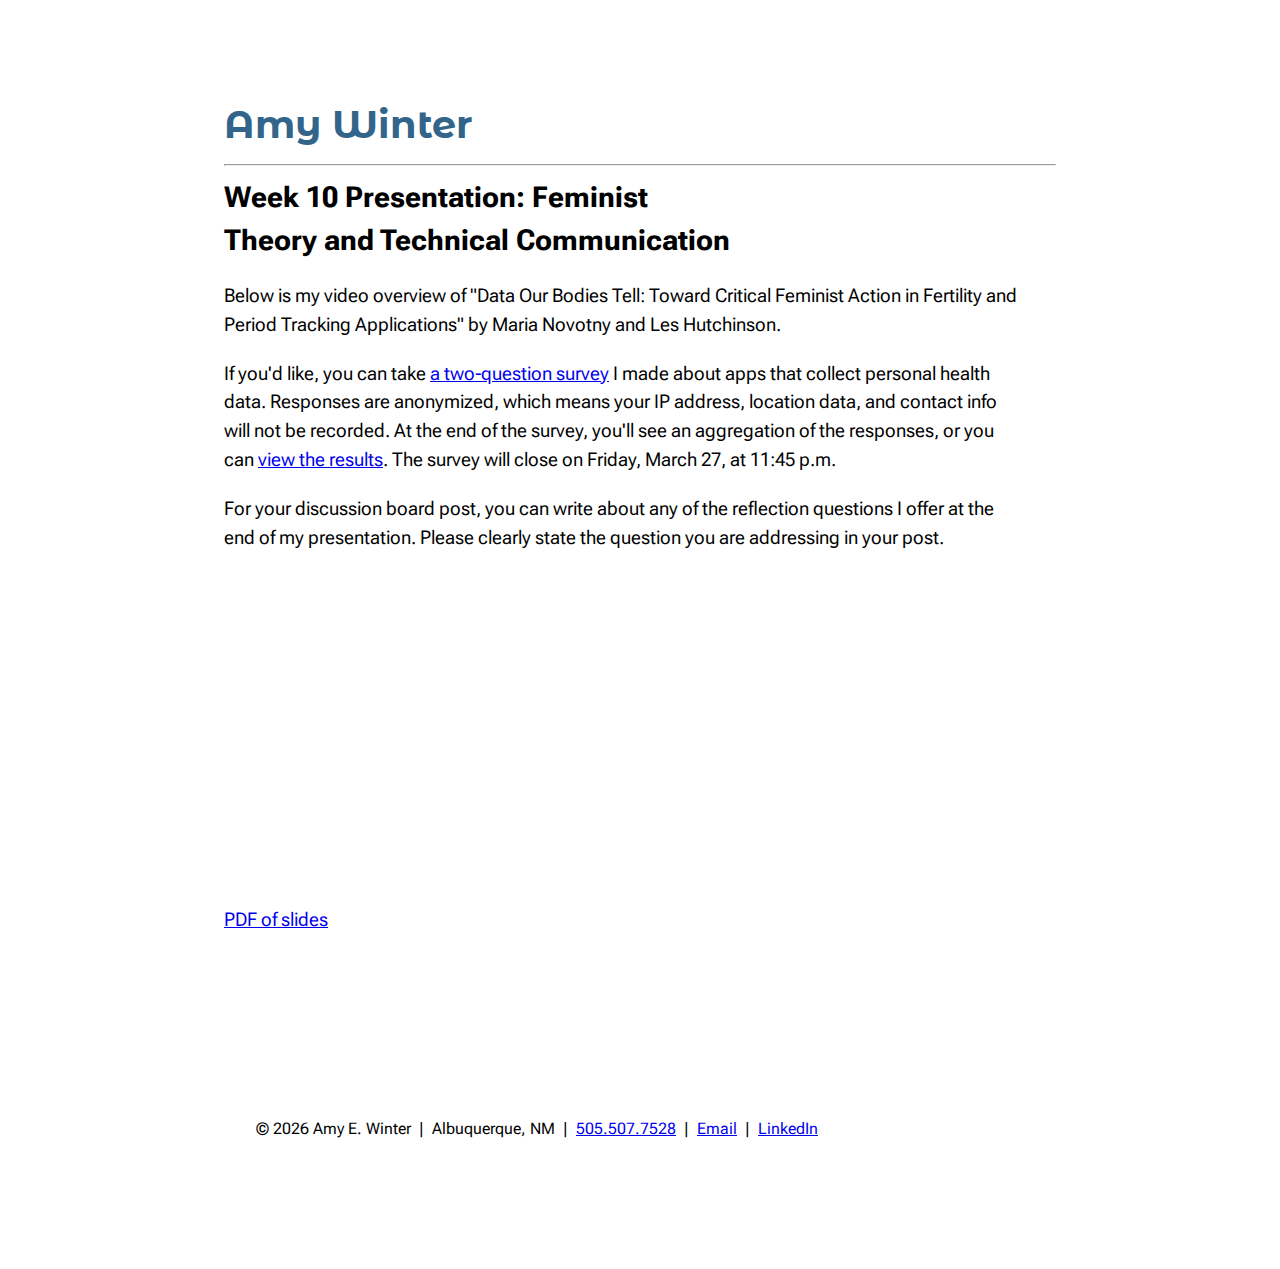
<file: ENGL535-WK10.html>
<!DOCTYPE html>
<html lang="en">
<head>
    <meta charset="UTF-8">
    <meta name="viewport" content="width=device-width, initial-scale=1.0">
    <link rel="preconnect" href="https://fonts.googleapis.com">
    <link href="https://fonts.googleapis.com/css2?family=Montserrat+Alternates:ital,wght@0,100;0,200;0,300;0,400;0,500;0,600;0,700;0,800;0,900;1,100;1,200;1,300;1,400;1,500;1,600;1,700;1,800;1,900&family=Roboto+Flex:opsz,wght@8..144,100..1000&display=swap" rel="stylesheet">
    <link href="../site-style.css" rel="stylesheet" type="text/css">
    <title>Amy Winter - ENGL 535 Week 10 Presentation</title>
    <style>
        body {
            /* 1-inch margins on all sides (approx 96px for screen display) */
            margin: 96px;
        }

		main {
			margin: 2vh 10vw;
		}

		h2, p {
			margin-bottom: 20px;
		}

    </style>
</head>
<body>
	<main>   <header>
                        <h1>Amy Winter</h1><hr/>
                    
        </header>
    <h2>Week 10 Presentation: Feminist Theory and Technical Communication</h2>
    <p>Below is my video overview of "Data Our Bodies Tell: Toward Critical Feminist Action in Fertility and Period Tracking Applications" by Maria Novotny and Les Hutchinson.      
    </p>

    <p>If you'd like, you can take <a href="https://unm.qualtrics.com/jfe/form/SV_3QPCOBNFMdmpCPI" target="_blank">a two-question survey</a> I made about apps that collect personal health data. Responses are anonymized, which means your IP address, location data, and contact info will not be recorded. At the end of the survey, you'll see an aggregation of the responses, or you can <a href="https://unm.pdx1.qualtrics.com/reports/public/dW5tLTY5YjliYzJhNWJhZjE3MDAwOTdjYTE4NC1VUl8wT2loVkYyRmVTalU0SEk=" target="_blank">view the results</a>. The survey will close on Friday, March 27, at 11:45 p.m.</p>

<p>For your discussion board post, you can write about any of the reflection questions I offer at the end of my presentation. Please clearly state the question you are addressing in your post.</p>
    <div class="video-container"><iframe width="560" height="315" src="https://www.youtube.com/embed/X19785MVxd0?si=31LdJf9Vut3chhD8" title="YouTube video player" frameborder="0" allow="accelerometer; autoplay; clipboard-write; encrypted-media; gyroscope; picture-in-picture; web-share" referrerpolicy="strict-origin-when-cross-origin" allowfullscreen></iframe>
    </div>
		<p><a href="amy-winter-Data-Our-Bodies-Tell-presentation.pdf">PDF of slides</a></p>

<footer>&copy; 2026 Amy E. Winter&nbsp;&nbsp;|&nbsp;&nbsp;Albuquerque, NM&nbsp;&nbsp;|&nbsp;&nbsp;<a href="tel:+5055077528">505.507.7528</a>&nbsp;&nbsp;|&nbsp;&nbsp;<a href="mailto:awinterwebdeveloper@gmail.com">Email</a>&nbsp;&nbsp;|&nbsp;&nbsp;<a href="https://www.linkedin.com/in/amyewinter/" target="_blank">LinkedIn</a></footer>
    </main>

</body>
</html>
</file>
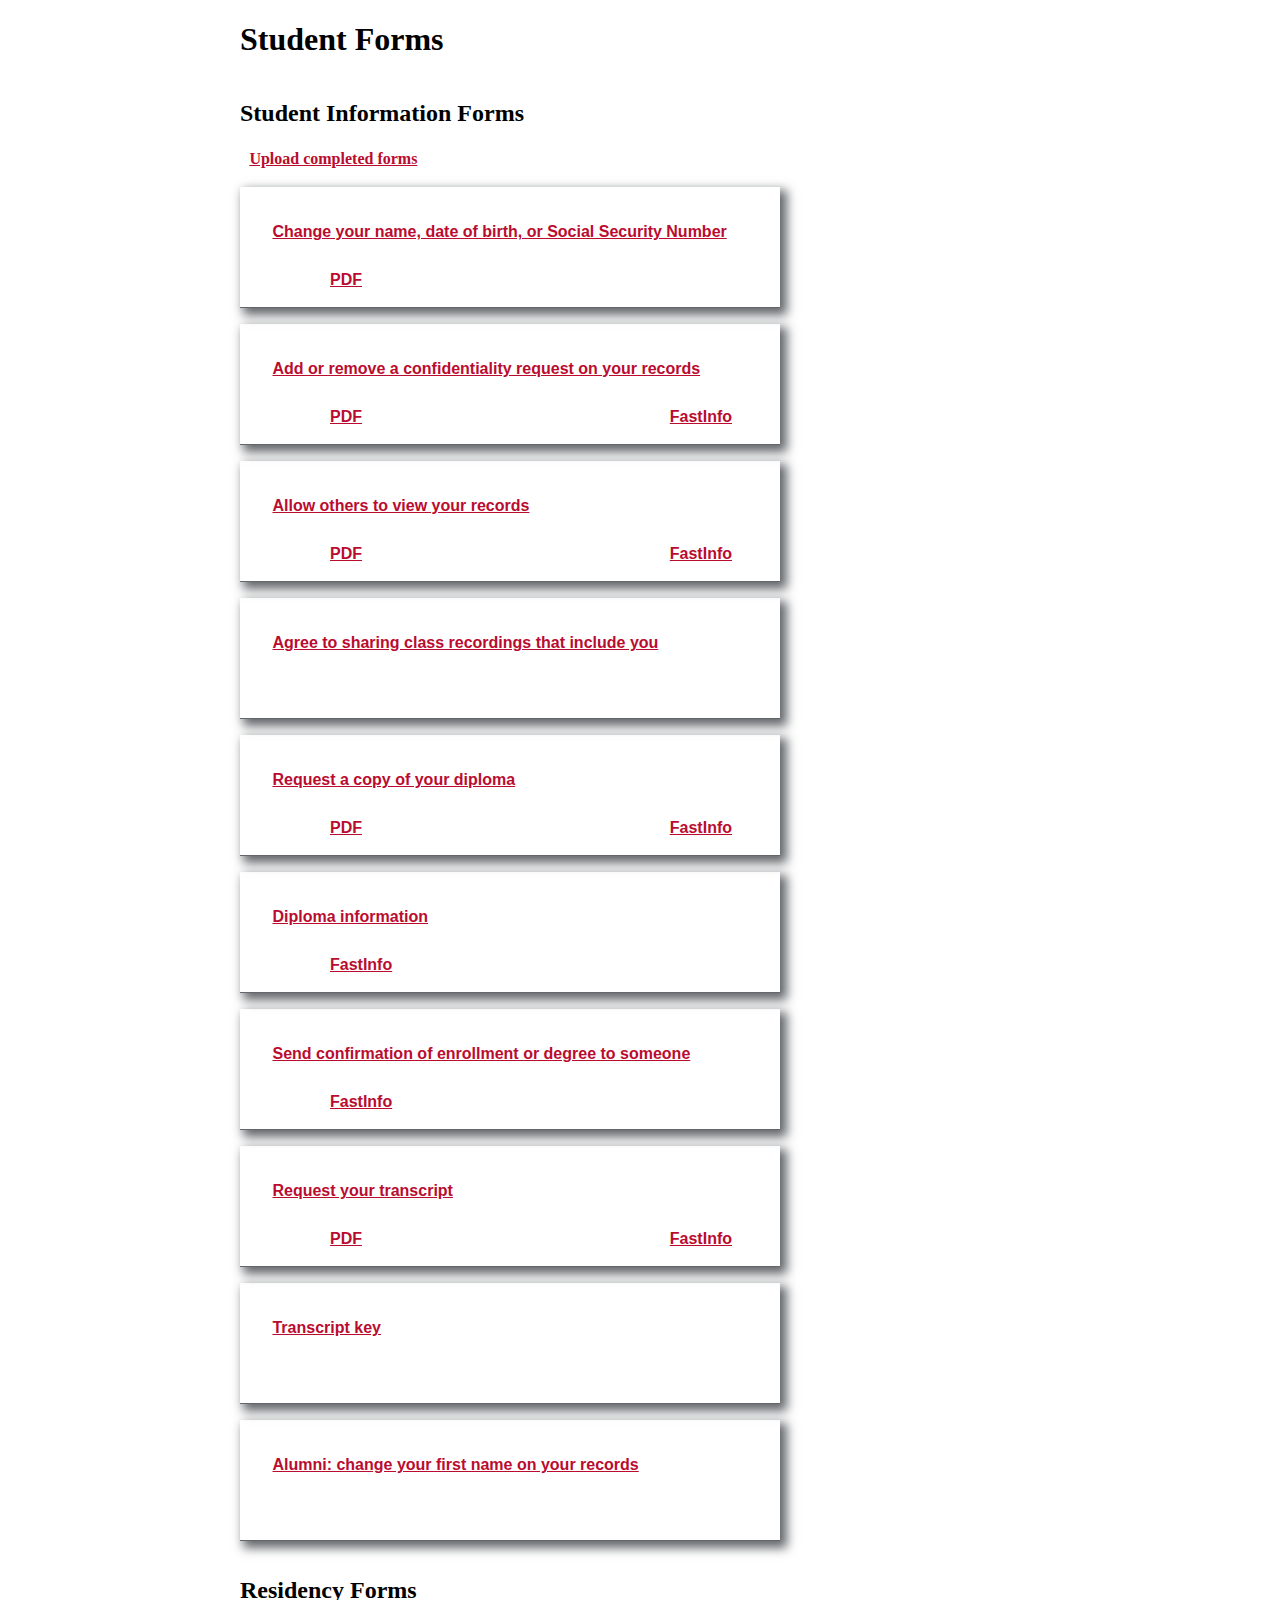
<file: forms-restyle.html>
<!DOCTYPE html>
  <head>
<link rel="stylesheet" type="text/css" href="https://cloud.typography.com/7254094/6839152/css/fonts.css" />
<link rel="stylesheet" href="https://cdnjs.cloudflare.com/ajax/libs/font-awesome/6.5.2/css/all.min.css" integrity="sha512-SnH5WK+bZxgPHs44uWIX+LLJAJ9/2PkPKZ5QiAj6Ta86w+fsb2TkcmfRyVX3pBnMFcV7oQPJkl9QevSCWr3W6A==" crossorigin="anonymous" referrerpolicy="no-referrer" />
    <style>

      a {
        min-width: 44px;
        min-height: 44px;
      }

      .container {
        max-width: 800px;
        margin: 0 auto;
      }


  .section-header {
  container-name: section-header;
  container-type: inline-size;

}

/* Using cqw unit with clamp() */
.section-title {
  font-size: clamp(1rem, 1rem + 2cqw, 1.75rem);
}


.card {
  position: relative;
    border-bottom: solid 1px #63666a;
    box-shadow: 5px 5px 10px 2px #63666a; 
    font-family: "Gotham A", "Gotham B", "Helvetica Neue", Helvetica, Arial, sans-serif;
    font-size: 1rem;
    padding: 20px;
    max-width: 500px;
    margin-bottom: 1em;
}

.card .icon {
 float: left;
 padding: 0 .5em .5em 0;
 color: #63666a;
}

.card {
  
  @container (min-width: 400px) {
    flex-direction: column;
  } 
}

.card p {
    text-wrap: balance;
    padding-bottom: 30px;
}

.card ul {
  display: flex;
  flex-wrap: wrap;
  align-content: flex-end;
  justify-content: space-between;
  position: absolute;
  bottom: 2px;
  left: 50px;
  min-width: 80%;
}

ul.subp li {
  display: inline;
  padding-right: 30px;
  list-style-type: none;
  font-size: .7rem;
}

.section-header a, .card a {
    font-weight: bold;
    font-size: 1rem;
    color: #ba0c2f;
}

h1, h2, h3 {
    font-family:"Vitesse A","Vitesse B", Cambria, Rockwell,"Times New Roman", serif;
}

</style>
  </head>
<body><div class="container">
<h1>Student Forms</h1>
<section class="section">
  <header class="section-header">
    <h2>Student Information Forms</h2>
    <h3><i class="fa fa-upload upload-icon" style="color: #ba0c2f;">&nbsp;</i>&nbsp;<a href="https://registrar.unm.edu/forms/webform-upload.php" style="padding-top: 22px;">Upload completed forms</a></h3>

  </header>    
  <div class="section-content">

    <div class="card"><div class="text"><p><i class="fa-regular fa-file-lines fa-3x icon">&nbsp;</i><a href="https://registrar.unm.edu/forms/cas-script.php?q=demographic" title="Demographic Change Form">Change your name, date of birth, or Social Security Number</a></p>
      <ul class="subp"><li><a href="https://hr.unm.edu/docs/employment/name-and-demographic-data-change-form.pdf">PDF</a></li></ul></div>
    </div>
    <div class="card"><div class="text"><p><i class="fa-regular fa-file-lines fa-3x icon">&nbsp;</i><a href="https://registrar.unm.edu/forms/cas-script.php?q=confidentiality" title="Confidentiality Change Form">Add or remove a confidentiality request on your records</a></p> <ul class="subp"><li><a href="https://registrar.unm.edu/forms/confidential-request.pdf">PDF</a></li><li><a href="https://unm-student.custhelp.com/app/answers/detail/a_id/2933">FastInfo</a></li></ul></div></div>
    <div class="card"><div class="text"><p><i class="fa-regular fa-file-lines fa-3x icon">&nbsp;</i><a href="https://registrar.unm.edu/forms/cas-script.php?q=confidentiality" title="Student Information Proxy Release Form">Allow others to view your records</a></p> <ul class="subp"><li><a href="https://registrar.unm.edu/forms/Proxy.pdf">PDF</a></li><li><a href="https://unm-student.custhelp.com/app/answers/detail/a_id/1904">FastInfo</a></li></ul></div></div>
    <div class="card"><div class="text"><p><i class="fa-regular fa-file-lines fa-3x icon">&nbsp;</i><a href="https://registrar.unm.edu/forms/ferpa-consent.pdf" title="FERPA Consent to Release Classroom Recording & Media">Agree to sharing class recordings that include you</a></p></div></div>
    <div class="card"><div class="text"><p><i class="fa-regular fa-file-lines fa-3x icon">&nbsp;</i><a href="https://registrar.unm.edu/forms/cas-script.php?q=confidentiality" title="Duplicate Diploma Request">Request a copy of your diploma</a></p> <ul class="subp"><li><a href="https://registrar.unm.edu/forms/dup-diploma-req.pdf">PDF</a></li><li><a href="https://unm-student.custhelp.com/app/answers/detail/a_id/2061">FastInfo</a></li></ul></div></div>
    <div class="card"><div class="text"><p><i class="fa-regular fa-file-lines fa-3x icon">&nbsp;</i><a href="https://diplomareq.unm.edu/" title="Diploma Information">Diploma information</a></p> <ul class="subp"><li><a href="https://unm-student.custhelp.com/app/answers/detail/a_id/2061">FastInfo</a></li></ul></div></div>
    <div class="card"><div class="text"><p><i class="fa-regular fa-file-lines fa-3x icon">&nbsp;</i><a href="https://registrar.unm.edu/forms/Enrollment-Degree_Certification.pdf" title="Enrollment Certification Request Form">Send confirmation of enrollment or degree to someone</a></p> <ul class="subp"><li><a href="https://unm-student.custhelp.com/app/answers/detail/a_id/3272">FastInfo</a></li></ul></div></div>
    <div class="card"><div class="text"><p><i class="fa-regular fa-file-lines fa-3x icon">&nbsp;</i><a href="https://exchange.parchment.com/u/registration/34158/institution#/tpo" title="Transcript Request">Request your transcript</a></p> <ul class="subp"><li><a href="https://registrar.unm.edu/forms/transcript-req.pdf">PDF</a></li><li><a href="https://unm-student.custhelp.com/app/answers/detail/a_id/1895">FastInfo</a></li></ul></div></div>
    <div class="card"><div class="text"><p><i class="fa-regular fa-file-lines fa-3x icon">&nbsp;</i><a href="https://registrar.unm.edu/forms/TranscriptKey.pdf" title="Transcript Key">Transcript key</a></p></div></div>
    <div class="card"><div class="text"><p><i class="fa-regular fa-file-lines fa-3x icon">&nbsp;</i><a href="https://registrar.unm.edu/forms/alumni-aff-first-name-req.pdf" title="Alumni Affirmed/Preferred First Name Change Request">Alumni: change your first name on your records</a></p></div></div>

  </div>
</section>
<section class="section">
  <header class="section-header">
    <h2>Residency Forms</h2>
  </header>
  <div class="section-content">
   
  </div>
</section></div>
</body></html>
</file>
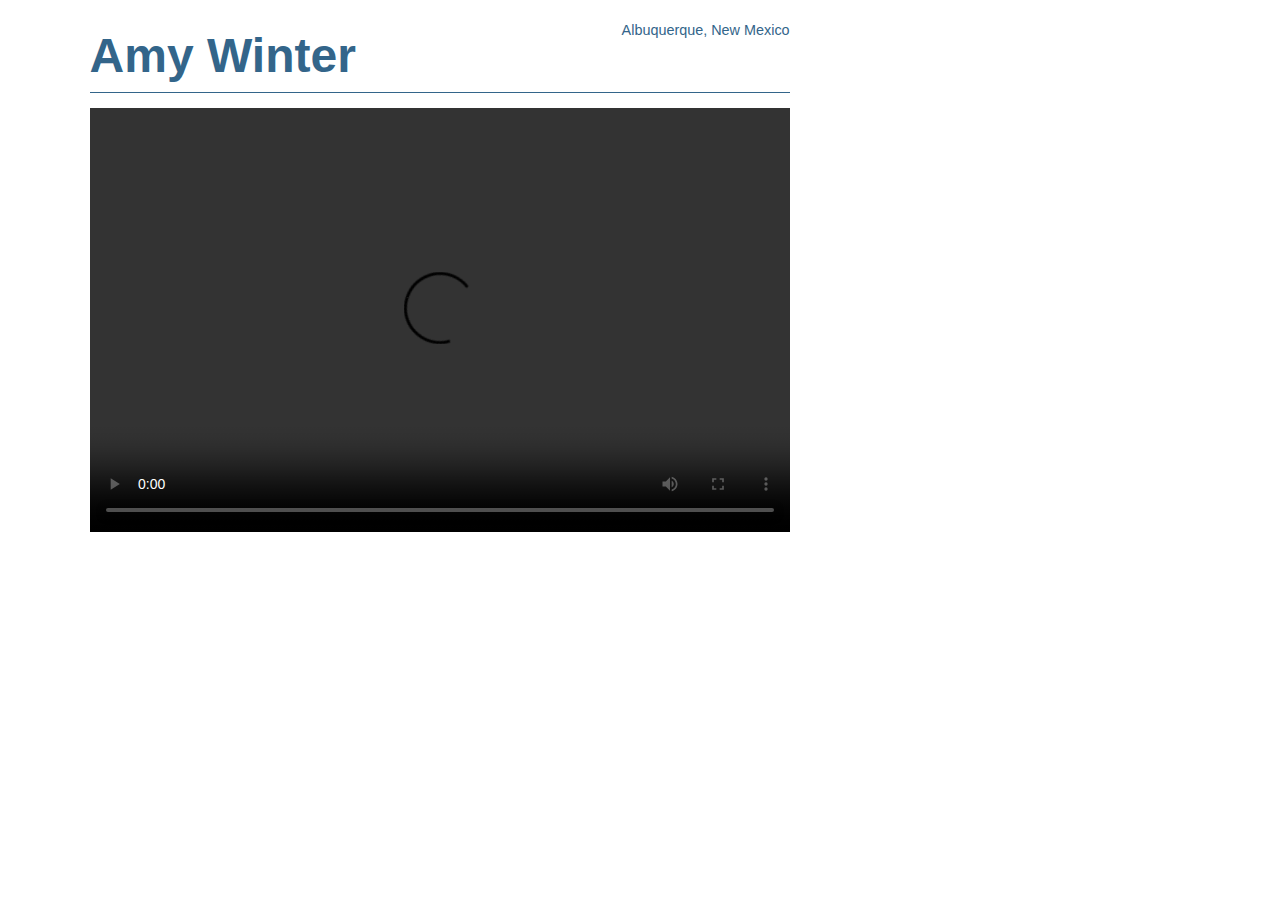
<file: instructions.html>
<html>
<head>
<style>
      /* CSS Resets */
      /* 1. Use a more-intuitive box-sizing model. */
      *,
      *::before,
      *::after {
        box-sizing: border-box;
      }
      /* 2. Remove default margin */
      * {
        margin: 0;
      }
      /* Typographic tweaks! 3. Add accessible line-height 4. Improve text rendering */
      body {
        line-height: 1.5;
        -webkit-font-smoothing: antialiased;
      }
      /* 5. Improve media defaults */
      img,
      picture,
      video,
      canvas,
      svg {
        display: block;
        max-width: 100%;
      }
      /* 6. Remove built-in form typography styles */
      input,
      button,
      textarea,
      select {
        font: inherit;
      }
      /* 7. Avoid text overflows */
      p,
      h1,
      h2,
      h3,
      h4,
      h5,
      h6 {
        overflow-wrap: break-word;
      }
      /* 8. Create a root stacking context */
      #root,
      #__next {
        isolation: isolate;
      }

/* End Resets */
      
      body {
        font-family: apple-system, BlinkMacSystemFont, "Segoe UI", Roboto,
          Oxygen-Sans, Ubuntu, Cantarell, "Helvetica Neue", sans-serif;
      }

      main {
        max-width: 700px;
        margin: 20px 7%;
        font-size: 0.9rem;
      }

      header {
        color: #33658a;
        font-size: 1.5rem;
        display: flex;
        justify-content: space-between;
        border-bottom: solid 1px #33658a;
        margin-bottom: 15px;
      }

      section {
        margin-bottom: 20px;
      }

      a {
        color: #33658a;
        text-decoration: underline;
      }

      h1,
      h2,
      h3,
      h4,
      h5 {
        text-wrap: balance;
      }

      h2 {
      /*  margin-top: 20px;*/
        margin-bottom: 10px;
      }

      p,
      li,
      figcaption {
        text-wrap: pretty;
        max-width: 80ch;
      }

      p,
      ul {
        margin: 20px inherit;
      }

      ul {
        list-style-type: square; 
        padding-top: 10px; }

      #skills {
        columns: 2;
      }

      footer {
        color: white;
        background-color:#33658a;
        padding: 10px;
        position: absolute;
        bottom: 0;
        margin-top: 100px;
      }

      details summary { 
  cursor: pointer;
}

details summary > * {
  display: inline;
}

.video-container { position: relative; padding-bottom: 56.25%; padding-top: 30px; height: 0; overflow: hidden; }
.video-container video { position: absolute; top: 0; left: 0; width: 100%; height: 100%; }



</style></head>
<body> <main>
      <header>
        <h1>Amy Winter</h1>
        <p style="font-size: 60%">
          Albuquerque, New Mexico
        </p>
      </header>
      <section class="video-container"><video controls>
  <source src="https://drive.google.com/file/d/1cV_eejerKO8pD9bYIUAT33oI20jpZoFA/view?usp=drive_link" type="video/mp4">
Your browser does not support the video tag.
</video>
  
      </section>
      </main</body></html>
</file>
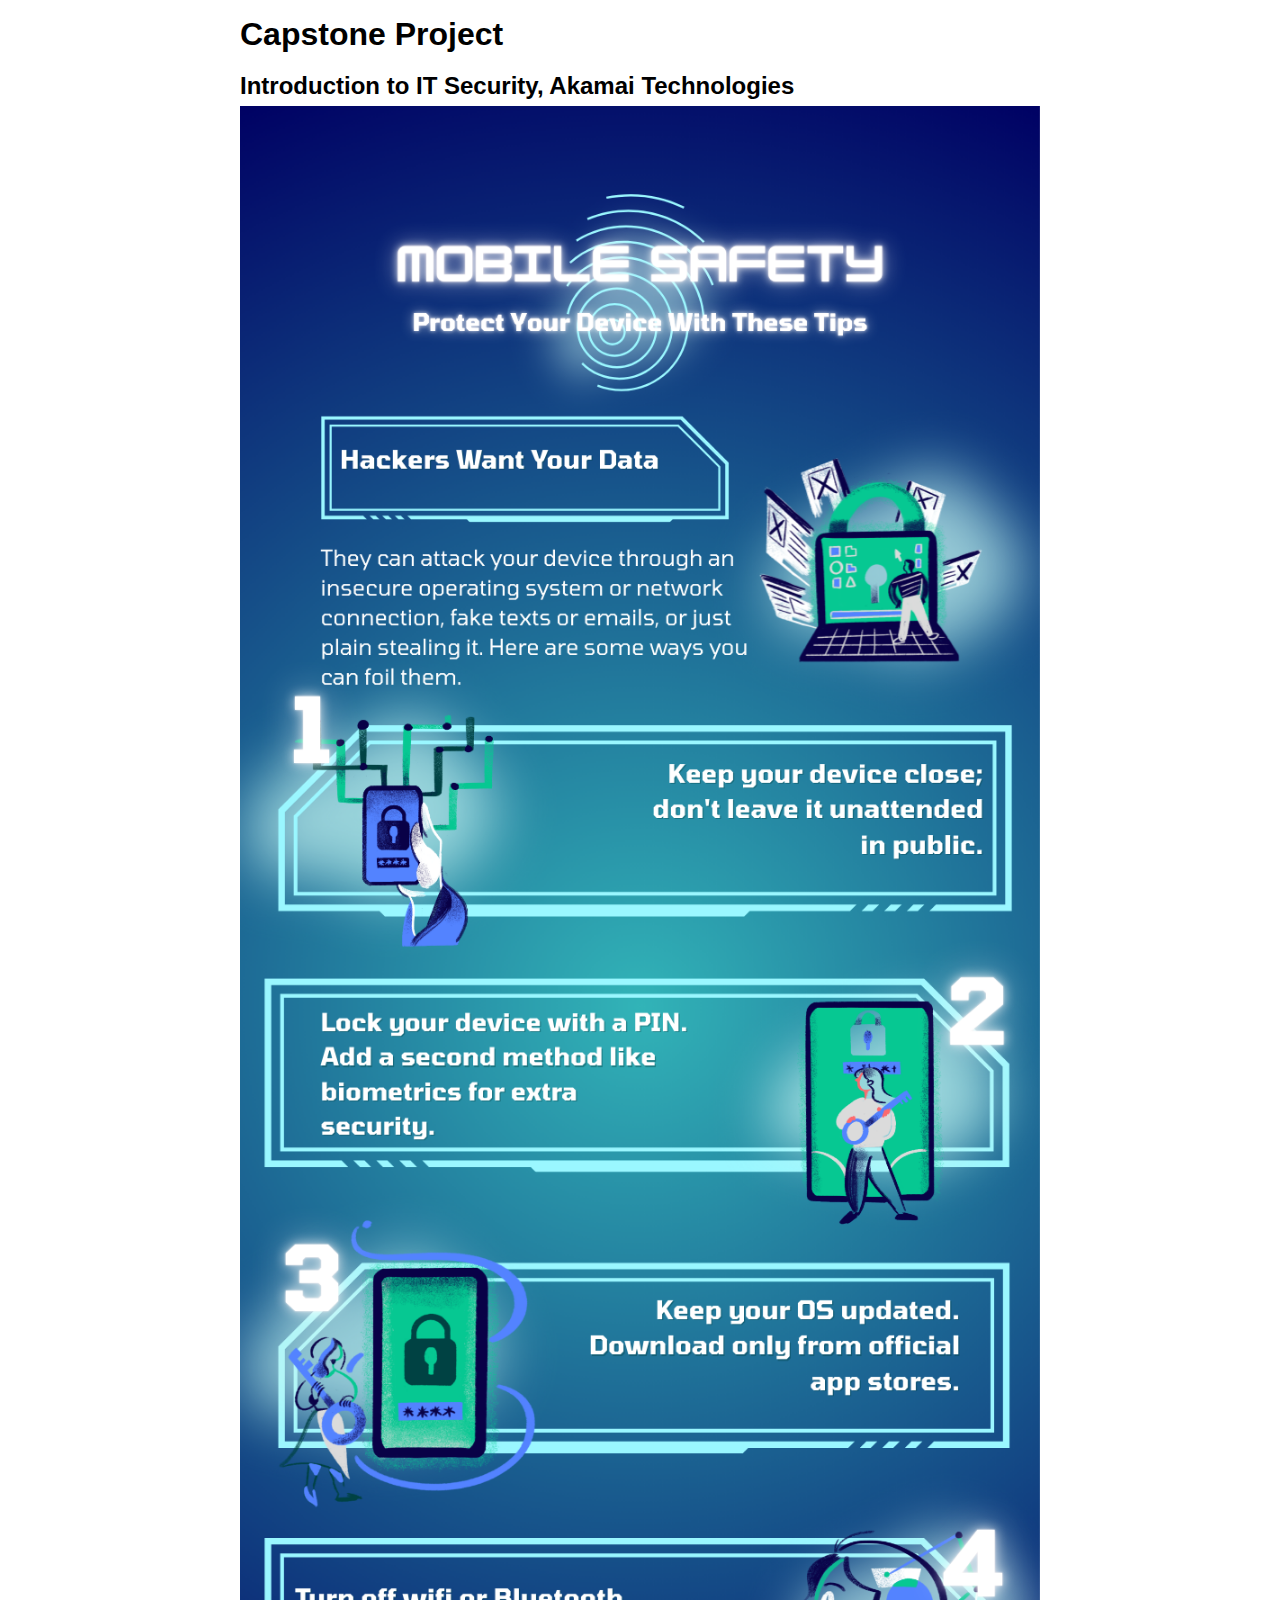
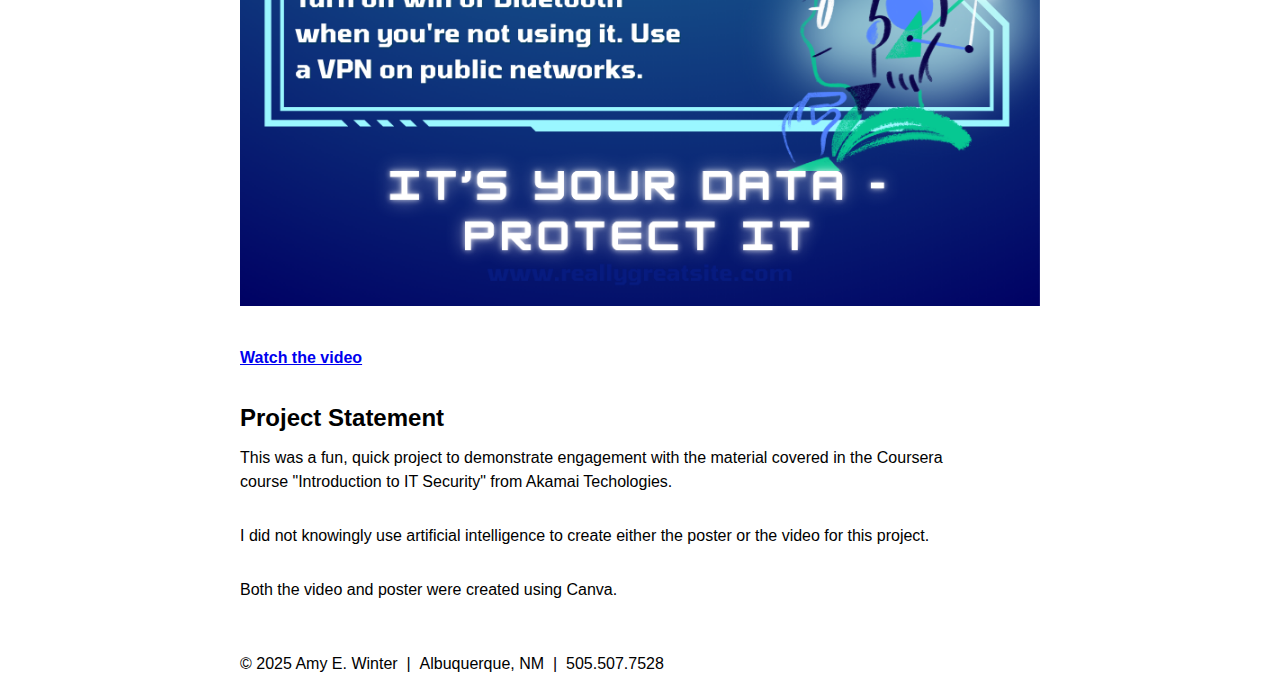
<file: it-security-capstone.html>
<!DOCTYPE html>
<html>
<head>
    <meta name="viewport" content="width=device-width, initial-scale=1" />
    <style>
        /* 1. Use a more-intuitive box-sizing model. */
        *,
        *::before,
        *::after {
            box-sizing: border-box;
        }

        /* 2. Remove default margin */
        * {
            margin: 0;
        }

        /* Typographic tweaks! 3. Add accessible line-height 4. Improve text rendering */
        body {
            line-height: 1.5;
            -webkit-font-smoothing: antialiased;
			font-size: 1rem;
        }

        /* 5. Improve media defaults */
        img,
        picture,
        video,
        canvas,
        svg {
            display: block;
            max-width: 100%;
        }


        /* 7. Avoid text overflows */
        p,
        h1,
        h2,
        h3,
        h4,
        h5,
        h6 {
            overflow-wrap: break-word;
			text-wrap: balance;
			margin: 10px 0 2px 0;
        }

        /* 8. Create a root stacking context */
        #root,
        #__next {
            isolation: isolate;
        }

        body {
            font-family: apple-system, BlinkMacSystemFont, "Segoe UI", Roboto,
                Oxygen-Sans, Ubuntu, Cantarell, "Helvetica Neue", sans-serif;
        }

        main {
            max-width: 800px;
            margin: 0 auto;
            font-size: 1rem;
        }



        p,
        li,
        figcaption {
            text-wrap: pretty;
            max-width: 80ch;
        }

        p,
        ul {
            padding-bottom: 20px;
        }

        figcaption {
            font-style: italic;
            padding: 10px 0 20px 0;
        }

		hr {
			margin: 10px 0;
			width: 100%;
			height: 1px;
			color: #33658a;
		}

		img {
			width: 100%;
		}

/* Responsive Video */
 .video-container {
	 overflow: hidden;
	 position: relative;
	 width:100%;
}
		
		footer {
			margin-top: 30px;
		}
    </style>
</head>

<body>
    <main>
	<h1>Capstone Project</h1>
	<h2>Introduction to IT Security, Akamai Technologies</h2>
	<figure>
					<img src="images/coursera-capstone-infographic-amy-winter.png" alt="Poster Image">
			<figcaption></figcaption>
		</figure>
			<p><strong><a href="https://www.youtube.com/shorts/L7yI8woKUPo" target="_blank">Watch the video</a></strong></p>

		<h2>Project Statement</h2>
		<p>This was a fun, quick project to demonstrate engagement with the material covered in the Coursera course "Introduction to IT Security" from Akamai Techologies.</p>
		<p>I did not knowingly use artificial intelligence to create either the poster or the video for this project.</p>
		<p>Both the video and poster were created using Canva.</p>
		


<footer>&copy; 2025 Amy E. Winter&nbsp;&nbsp;|&nbsp;&nbsp;Albuquerque, NM&nbsp;&nbsp;|&nbsp;&nbsp;505.507.7528</footer>
        </main>
		</body></html>
</file>
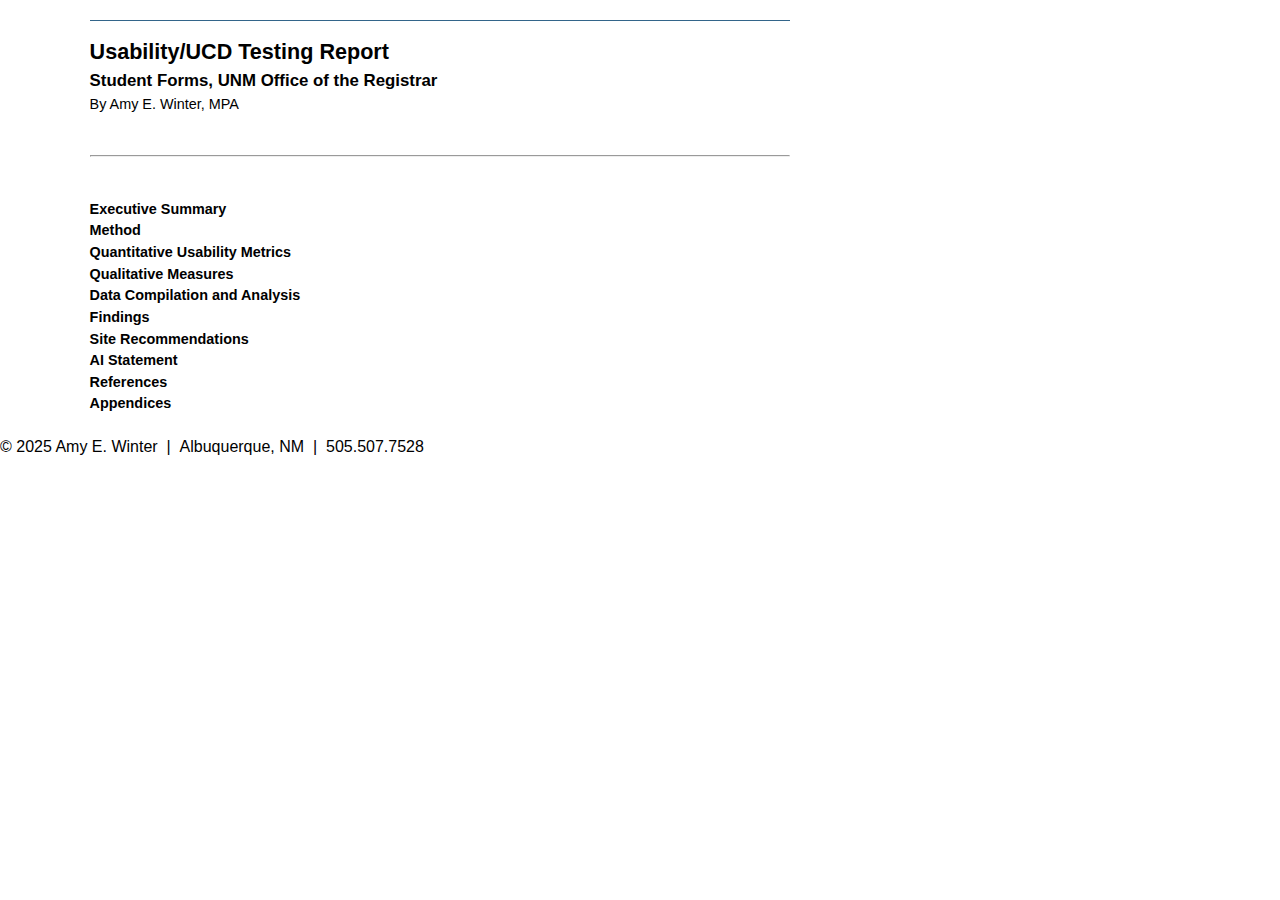
<file: usability-testing-report-502.html>
<!DOCTYPE html>
<html>

<head>
    <meta name="viewport" content="width=device-width, initial-scale=1" />
    <style>
        /* 1. Use a more-intuitive box-sizing model. */
        *,
        *::before,
        *::after {
            box-sizing: border-box;
        }

        /* 2. Remove default margin */
        * {
            margin: 0;
        }

        /* Typographic tweaks! 3. Add accessible line-height 4. Improve text rendering */
        body {
            line-height: 1.5;
            -webkit-font-smoothing: antialiased;
        }

        /* 5. Improve media defaults */
        img,
        picture,
        video,
        canvas,
        svg {
            display: block;
            max-width: 100%;
        }

        /* 6. Remove built-in form typography styles */
        input,
        button,
        textarea,
        select {
            font: inherit;
        }

        /* 7. Avoid text overflows */
        p,
        h1,
        h2,
        h3,
        h4,
        h5,
        h6 {
            overflow-wrap: break-word;
        }

        /* 8. Create a root stacking context */
        #root,
        #__next {
            isolation: isolate;
        }

        body {
            font-family: apple-system, BlinkMacSystemFont, "Segoe UI", Roboto,
                Oxygen-Sans, Ubuntu, Cantarell, "Helvetica Neue", sans-serif;
        }

        main {
            max-width: 700px;
            margin: 20px 7%;
            font-size: 0.9rem;
        }

        header {
            color: #33658a;
            font-size: 1.5rem;
            display: flex;
            justify-content: space-between;
            border-bottom: solid 1px #33658a;
            margin-bottom: 15px;
        }

        p,
        li,
        figcaption {
            text-wrap: pretty;
            max-width: 80ch;
        }

        p,
        ul {
            padding-bottom: 20px;
        }

        figcaption {
            font-style: italic;
            padding: 10px 0 20px 0;
        }
    </style>
</head>

<body>
    <main>
        <header>
            
        </header>
        <h2>Usability/UCD Testing Report</h2>
        <h3>Student Forms, UNM Office of the Registrar</h3>

        <p>By Amy E. Winter, MPA</p>
        <p>
            <hr />&nbsp;
        </p>

        <h4>Executive Summary</h4>
        

        <h4>Method</h4>
  

        <h4>Quantitative Usability Metrics</h4>

        <h4>Qualitative Measures</h4>
<h4>Data Compilation and Analysis</h4>
<h4>Findings</h4>
<h4>Site Recommendations</h4>
<h4>AI Statement</h4>
<h4>References</h4>
<h4>Appendices</h4>

    </main><footer>&copy; 2025 Amy E. Winter&nbsp;&nbsp;|&nbsp;&nbsp;Albuquerque, NM&nbsp;&nbsp;|&nbsp;&nbsp;505.507.7528</footer>
</body>

</html>
</file>
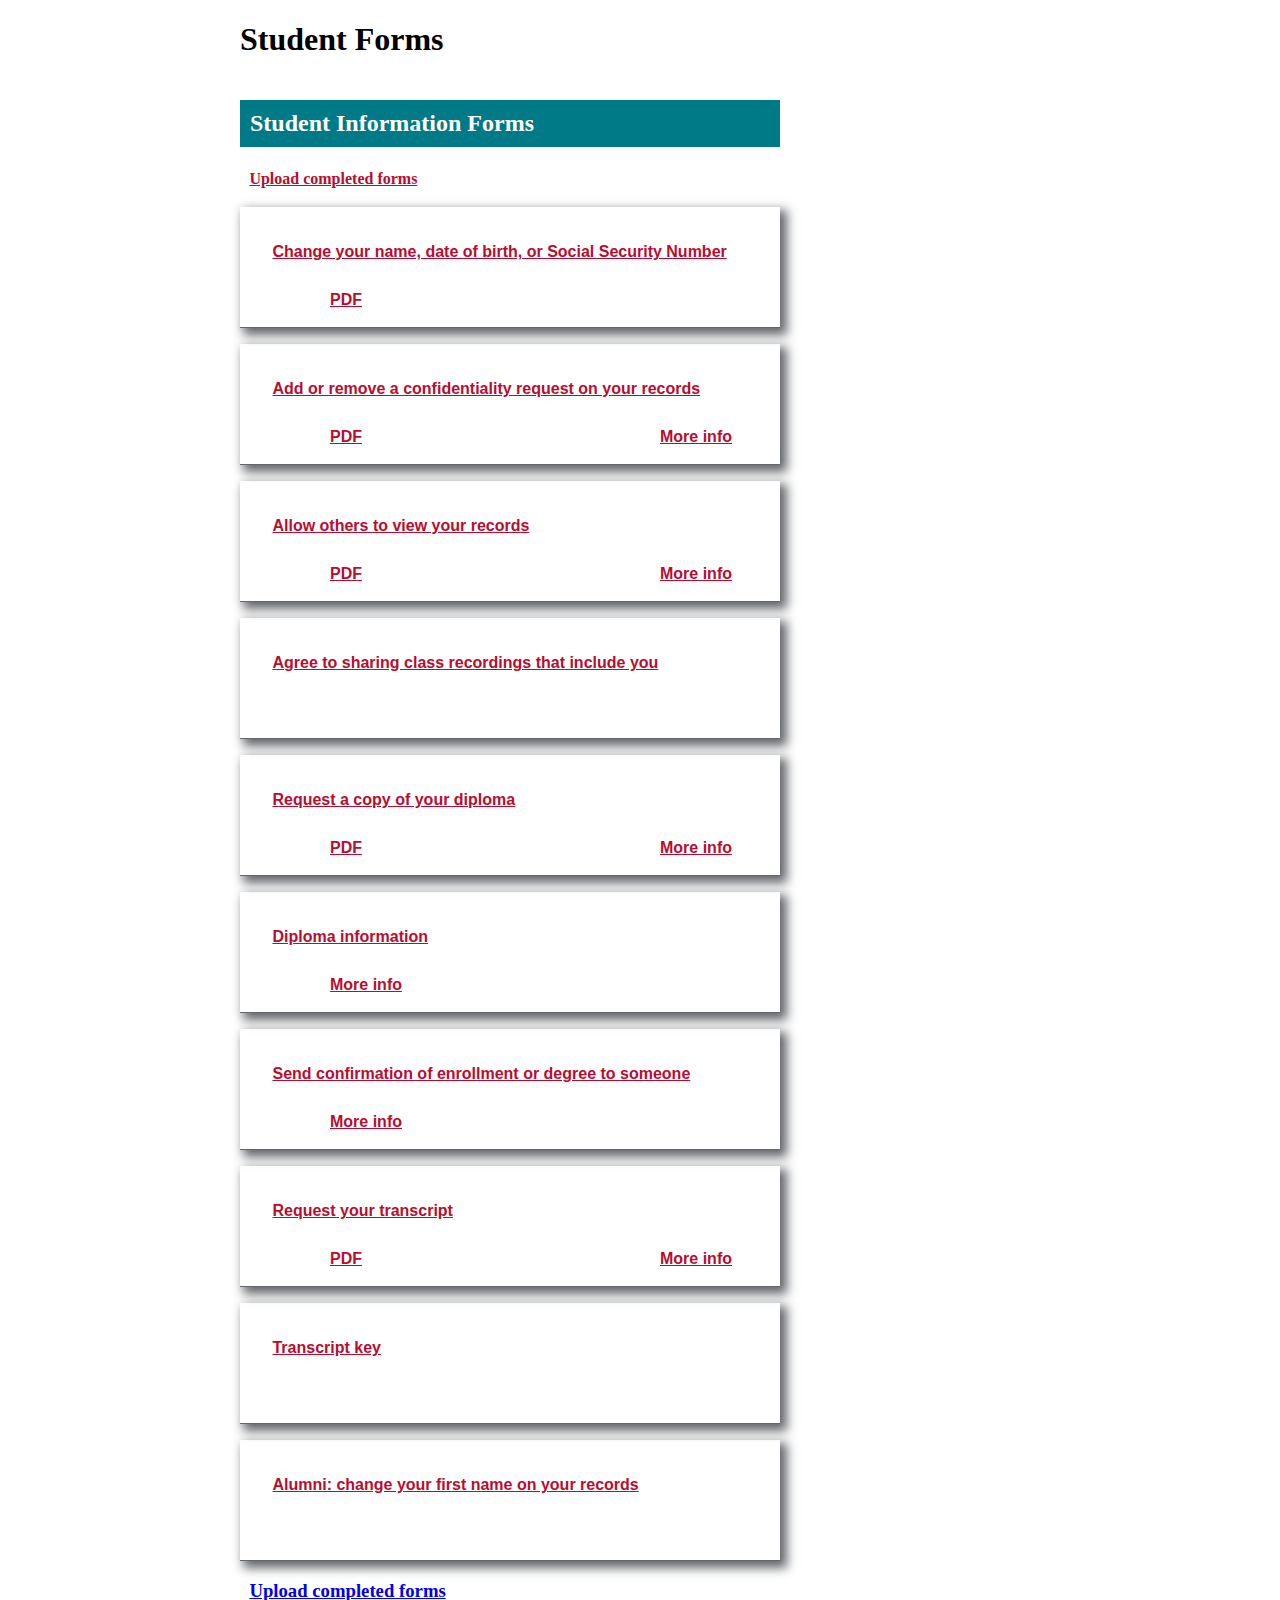
<file: usability-testing/forms-restyle.html>
<!DOCTYPE html>
  <head>
<link rel="stylesheet" type="text/css" href="https://cloud.typography.com/7254094/6839152/css/fonts.css" />
<link rel="stylesheet" href="https://cdnjs.cloudflare.com/ajax/libs/font-awesome/6.5.2/css/all.min.css" integrity="sha512-SnH5WK+bZxgPHs44uWIX+LLJAJ9/2PkPKZ5QiAj6Ta86w+fsb2TkcmfRyVX3pBnMFcV7oQPJkl9QevSCWr3W6A==" crossorigin="anonymous" referrerpolicy="no-referrer" />
    <style>

      a {
        min-width: 44px;
        min-height: 44px;
      }

      .container {
        max-width: 800px;
        margin: 0 auto;
      }


  .section-header {
  container-name: section-header;
  container-type: inline-size;

}

/* Using cqw unit with clamp() */
.section-title {
  font-size: clamp(1rem, 1rem + 2cqw, 1.75rem);
}


.card {
  position: relative;
    border-bottom: solid 1px #63666a;
    box-shadow: 5px 5px 10px 2px #63666a; 
    font-family: "Gotham A", "Gotham B", "Helvetica Neue", Helvetica, Arial, sans-serif;
    font-size: 1rem;
    padding: 20px;
    max-width: 500px;
    margin-bottom: 1em;
}

.card .icon {
 float: left;
 padding: 0 .5em .5em 0;
 color: #63666a;
}

.card {
  
  @container (min-width: 400px) {
    flex-direction: column;
  } 
}

.card p {
    text-wrap: balance;
    padding-bottom: 30px;
}

.card ul {
  display: flex;
  flex-wrap: wrap;
  align-content: flex-end;
  justify-content: space-between;
  position: absolute;
  bottom: 2px;
  left: 50px;
  min-width: 80%;
}

ul.subp li {
  display: inline;
  padding-right: 30px;
  list-style-type: none;
  font-size: .7rem;
}

.section-header a, .card a {
    font-weight: bold;
    font-size: 1rem;
    color: #ba0c2f;
}

h1, h2, h3 {
    font-family:"Vitesse A","Vitesse B", Cambria, Rockwell,"Times New Roman", serif;
}

      h2 {
        color: white;
        background-color:#007a86;
        padding: 10px;
        max-width: 520px;
      }

</style>
  </head>
<body><div class="container">
<h1>Student Forms</h1>
<section class="section">
  <header class="section-header">
    <h2>Student Information Forms</h2>
    <h3><i class="fa fa-upload upload-icon" style="color: #ba0c2f;">&nbsp;</i>&nbsp;<a href="https://registrar.unm.edu/forms/webform-upload.php" style="padding-top: 22px;">Upload completed forms</a></h3>

  </header>    
  <div class="section-content">

    <div class="card"><div class="text"><p><i class="fa-regular fa-file-lines fa-3x icon">&nbsp;</i><a href="https://registrar.unm.edu/forms/cas-script.php?q=demographic" title="Demographic Change Form">Change your name, date of birth, or Social Security Number</a></p>
      <ul class="subp"><li><a href="https://hr.unm.edu/docs/employment/name-and-demographic-data-change-form.pdf">PDF</a></li></ul></div>
    </div>
    <div class="card"><div class="text"><p><i class="fa-regular fa-file-lines fa-3x icon">&nbsp;</i><a href="https://registrar.unm.edu/forms/cas-script.php?q=confidentiality" title="Confidentiality Change Form">Add or remove a confidentiality request on your records</a></p> <ul class="subp"><li><a href="https://registrar.unm.edu/forms/confidential-request.pdf">PDF</a></li><li><a href="https://unm-student.custhelp.com/app/answers/detail/a_id/2933">More info <i class="fas fa-external-link"></i></a></li></ul></div></div>
    <div class="card"><div class="text"><p><i class="fa-regular fa-file-lines fa-3x icon">&nbsp;</i><a href="https://registrar.unm.edu/forms/cas-script.php?q=confidentiality" title="Student Information Proxy Release Form">Allow others to view your records</a></p> <ul class="subp"><li><a href="https://registrar.unm.edu/forms/Proxy.pdf">PDF</a></li><li><a href="https://unm-student.custhelp.com/app/answers/detail/a_id/1904">More info <i class="fas fa-external-link"></i></a></li></ul></div></div>
    <div class="card"><div class="text"><p><i class="fa-regular fa-file-lines fa-3x icon">&nbsp;</i><a href="https://registrar.unm.edu/forms/ferpa-consent.pdf" title="FERPA Consent to Release Classroom Recording & Media">Agree to sharing class recordings that include you</a></p></div></div>
    <div class="card"><div class="text"><p><i class="fa-regular fa-file-lines fa-3x icon">&nbsp;</i><a href="https://registrar.unm.edu/forms/cas-script.php?q=confidentiality" title="Duplicate Diploma Request">Request a copy of your diploma</a></p> <ul class="subp"><li><a href="https://registrar.unm.edu/forms/dup-diploma-req.pdf">PDF</a></li><li><a href="https://unm-student.custhelp.com/app/answers/detail/a_id/2061">More info <i class="fas fa-external-link"></i></a></li></ul></div></div>
    <div class="card"><div class="text"><p><i class="fa-regular fa-file-lines fa-3x icon">&nbsp;</i><a href="https://diplomareq.unm.edu/" title="Diploma Information">Diploma information</a></p> <ul class="subp"><li><a href="https://unm-student.custhelp.com/app/answers/detail/a_id/2061">More info <i class="fas fa-external-link"></i></a></li></ul></div></div>
    <div class="card"><div class="text"><p><i class="fa-regular fa-file-lines fa-3x icon">&nbsp;</i><a href="https://registrar.unm.edu/forms/Enrollment-Degree_Certification.pdf" title="Enrollment Certification Request Form">Send confirmation of enrollment or degree to someone</a></p> <ul class="subp"><li><a href="https://unm-student.custhelp.com/app/answers/detail/a_id/3272">More info <i class="fas fa-external-link"></i></a></li></ul></div></div>
    <div class="card"><div class="text"><p><i class="fa-regular fa-file-lines fa-3x icon">&nbsp;</i><a href="https://exchange.parchment.com/u/registration/34158/institution#/tpo" title="Transcript Request">Request your transcript</a></p> <ul class="subp"><li><a href="https://registrar.unm.edu/forms/transcript-req.pdf">PDF</a></li><li><a href="https://unm-student.custhelp.com/app/answers/detail/a_id/1895">More info <i class="fas fa-external-link"></i></a></li></ul></div></div>
    <div class="card"><div class="text"><p><i class="fa-regular fa-file-lines fa-3x icon">&nbsp;</i><a href="https://registrar.unm.edu/forms/TranscriptKey.pdf" title="Transcript Key">Transcript key</a></p></div></div>
    <div class="card"><div class="text"><p><i class="fa-regular fa-file-lines fa-3x icon">&nbsp;</i><a href="https://registrar.unm.edu/forms/alumni-aff-first-name-req.pdf" title="Alumni Affirmed/Preferred First Name Change Request">Alumni: change your first name on your records</a></p></div></div>

  </div>
   <h3><i class="fa fa-upload upload-icon" style="color: #ba0c2f;">&nbsp;</i>&nbsp;<a href="https://registrar.unm.edu/forms/webform-upload.php" style="padding-top: 22px;">Upload completed forms</a></h3>
</section>
</div>
</body></html>
</file>
<file: site-style.css>
/* CSS Resets */
      /* 1. Use a more-intuitive box-sizing model. */
      *,
      *::before,
      *::after {
        box-sizing: border-box;
      }
      /* 2. Remove default margin */
      * {
        margin: 0;
      }
      /* Typographic tweaks! 3. Add accessible line-height 4. Improve text rendering */
      body {
        line-height: 1.5;
        -webkit-font-smoothing: antialiased;
      }
      /* 5. Improve media defaults */
      img,
      picture,
      video,
      canvas,
      svg {
        display: block;
        max-width: 100%;
      }
      /* 6. Remove built-in form typography styles */
      input,
      button,
      textarea,
      select {
        font: inherit;
      }
      /* 7. Avoid text overflows */
      p,
      h1,
      h2,
      h3,
      h4,
      h5,
      h6 {
        overflow-wrap: break-word;
            text-wrap: balance;
		margin: 10px 0 2px 0;
      }
      /* 8. Create a root stacking context */
      #root,
      #__next {
        isolation: isolate;
      }

/* End Resets */

      main {
       font-size: 1.2rem;
       font-family: "Roboto Flex", sans-serif;
       margin: 96px;
      }

      header {
        color: #33658a;        
      }

      section {
        margin-bottom: 20px;
      }

      #intro {
        /*background-image: url("images/forest-sky-3000x2000.jpg");*/
        background-color: #003366;
        background-size: 1000px;
        background-repeat: no-repeat;
        color: white;
        font-size: 1.5rem;
        margin-bottom: 20px;
        padding: 3em;
      }

      #intro h1 {
        margin-bottom: 20px;
      }

      #buttons {
        display: flex;
        flex-wrap: wrap;
        flex-direction: row;
        justify-content: space-around;
        align-content: center;
        color: white;
        margin-top: 2em;
      }

      button {
        border: 2px white solid;
        padding: 10px;
        background-color: transparent;
        border-radius: .375rem;
      }

      button a {
        color: white;
        text-decoration: none;
        font-size: 90%;
      }

      h1,
      h2,
      h3,
      h4,
      h5 {
        text-wrap: balance;
      }

h1, h3 {
	        font-family: "Montserrat Alternates", sans-serif;
}


      p,
      li,
      figcaption {
        text-wrap: pretty;
        max-width: 80ch;
      }

      p,
      ul {
        margin: 20px inherit;
      }

      ul {
        list-style-type: square; 
        padding-top: 10px; }

      #skills {
        columns: 2;
      }

      footer {
       /* color: white;
        background-color: #003366;
        background-image: url("images/forest-sky-3000x2000.jpg");*/
        font-family: "Roboto Flex", sans-serif;
		  font-size: 1rem;
        margin-top: 150px;
        padding: 2em;
      }

      details summary { 
  cursor: pointer;
}

details summary > * {
  display: inline;
}


        figcaption {
            font-style: italic;
			font-size: 0.8rem;
            padding: 10px 0 20px 0;
        }

		hr {
			margin: 10px 0;
			width: 100%;
			height: 1px;
			color: #33658a;
			background-color: transparent;
		}

		img {
			width: 100%;
		}

        /* Styles for a simple table with  header row, padding and highlighted alternate rows */
 .simple-pretty {
	 width: fit-content;
}
 .simple-pretty th{
	 background-color:#63666a;
	 color: white;
	 font-weight: bold;
	 text-align:left;
	 padding:10px;
}
 .simple-pretty tr td {
	 padding:10px;
	 color:#63666a 
	}
		simple-pretty tr:nth-child(even) {
		 background-color: #f6f6f7; }

/* Responsive Video */
 .video-container {
	 overflow: hidden;
	 position: relative;
	 width:100%;
}
</file>
